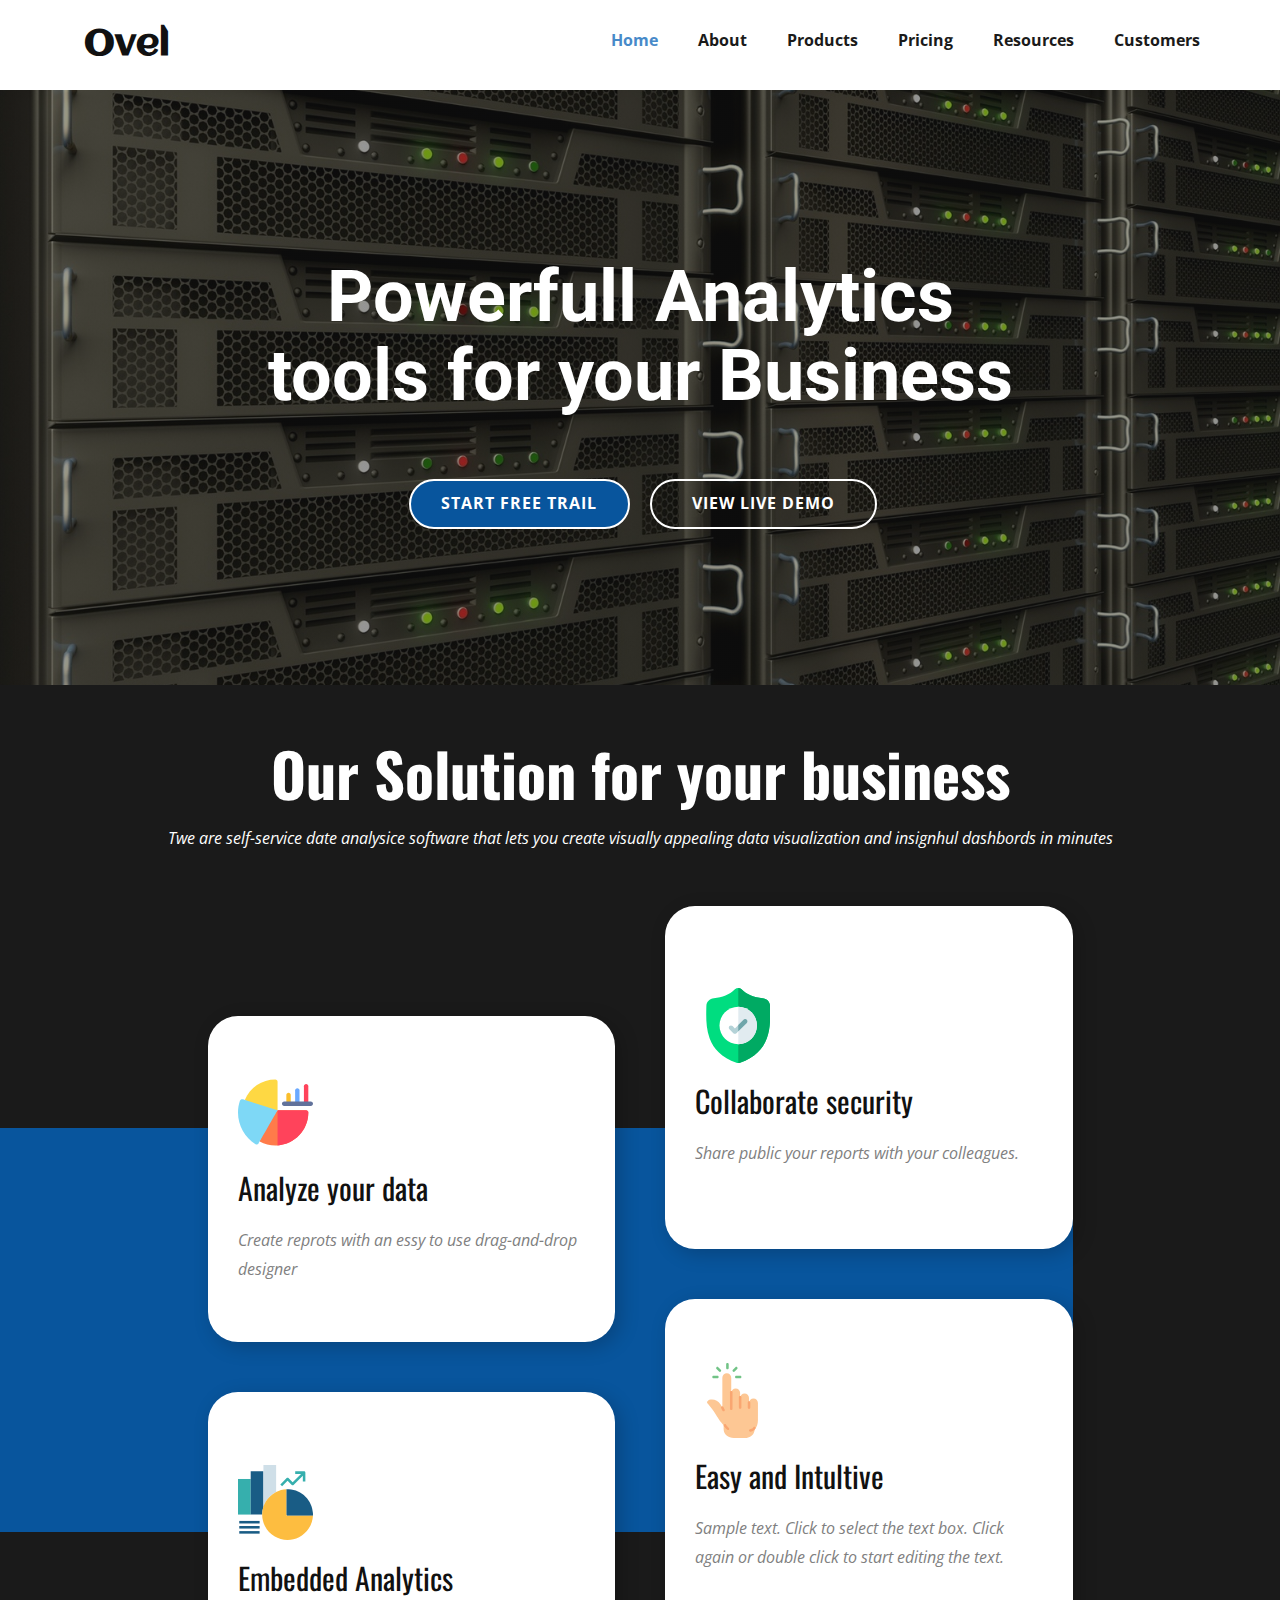
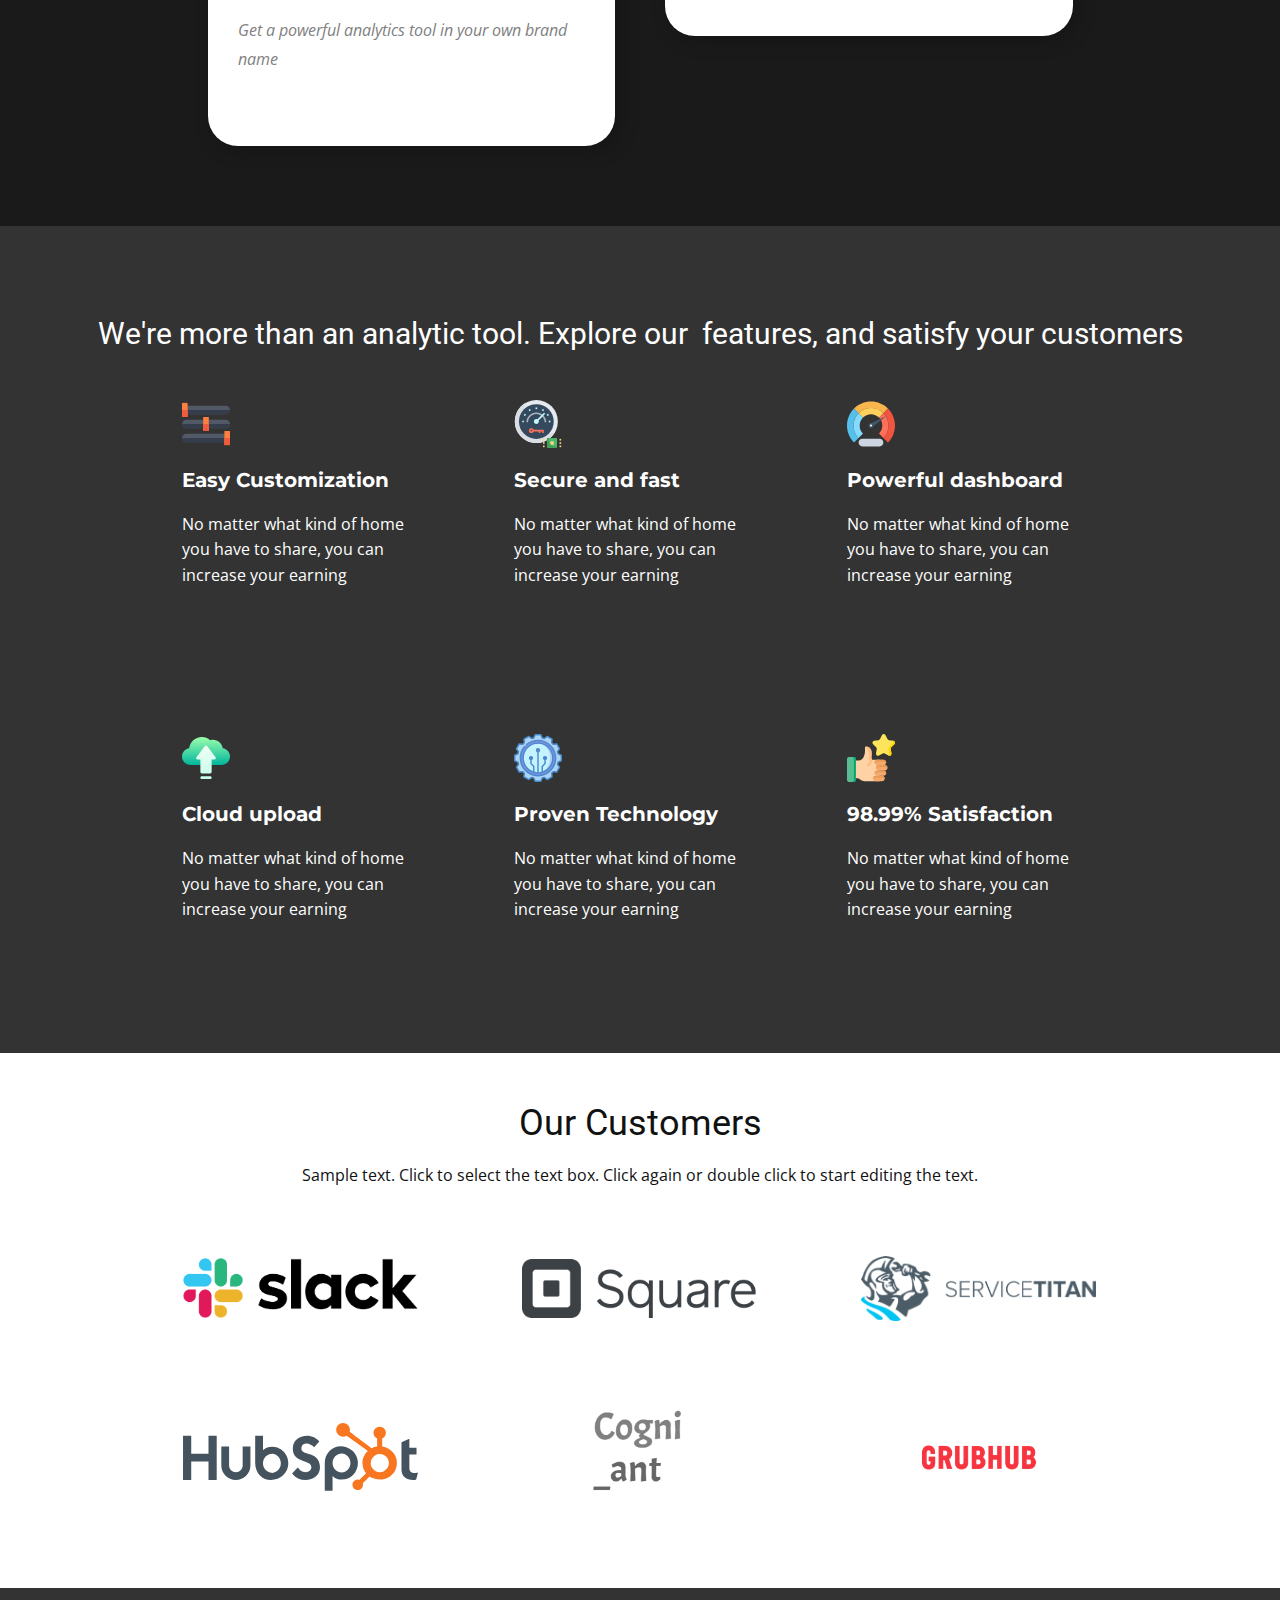
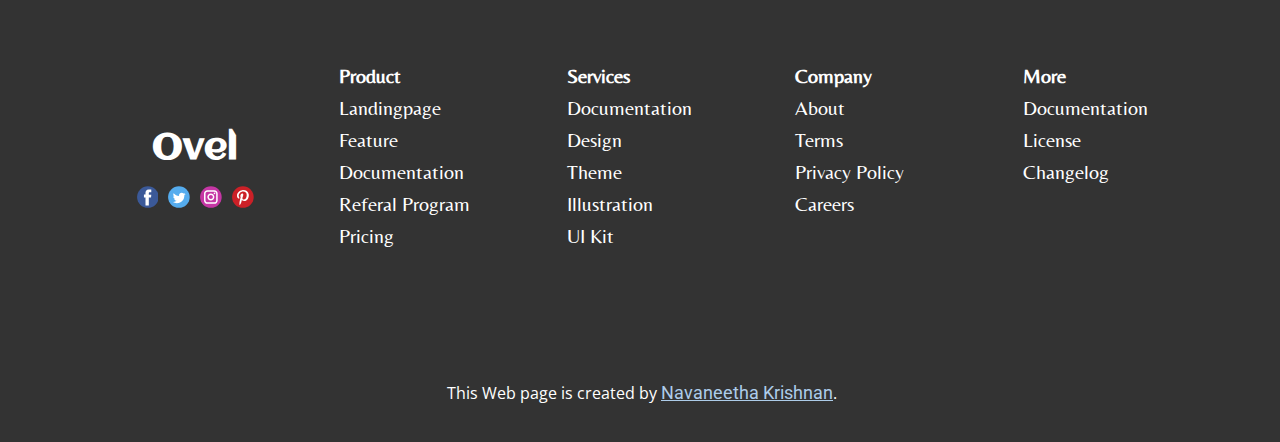
<file: index.html>
<!DOCTYPE html>
<html style="font-size: 16px;">
  <head>
    <meta name="viewport" content="width=device-width, initial-scale=1.0">
    <meta charset="utf-8">
    <meta name="keywords" content="Coaching Services, Fun Education">
    <meta name="description" content="">
    <meta name="page_type" content="np-template-header-footer-from-plugin">
    <title>Home</title>
    <link rel="stylesheet" href="nicepage.css" media="screen">
<link rel="stylesheet" href="Home.css" media="screen">
    <script class="u-script" type="text/javascript" src="jquery.js" defer=""></script>
    <script class="u-script" type="text/javascript" src="nicepage.js" defer=""></script>
    <meta name="generator" content="Nicepage 3.6.2, nicepage.com">
    
    <link id="u-theme-google-font" rel="stylesheet" href="https://fonts.googleapis.com/css?family=Roboto:100,100i,300,300i,400,400i,500,500i,700,700i,900,900i|Open+Sans:300,300i,400,400i,600,600i,700,700i,800,800i">
    <link id="u-page-google-font" rel="stylesheet" href="https://fonts.googleapis.com/css?family=Oswald:200,300,400,500,600,700|Montserrat:100,100i,200,200i,300,300i,400,400i,500,500i,600,600i,700,700i,800,800i,900,900i|Aclonica:400|Belleza:400">
    
    
    
    
    
    <script type="application/ld+json">{
		"@context": "http://schema.org",
		"@type": "Organization",
		"name": "",
		"url": "index.html",
		"sameAs": []
}</script>
    <meta property="og:title" content="Home">
    <meta property="og:type" content="website">
    <meta name="theme-color" content="#478ac9">
    <link rel="canonical" href="index.html">
    <meta property="og:url" content="index.html">
  </head>
  <body data-home-page="Home.html" data-home-page-title="Home" class="u-body"><header class="u-clearfix u-header u-header" id="sec-e375"><div class="u-clearfix u-sheet u-sheet-1">
        <nav class="u-menu u-menu-dropdown u-offcanvas u-menu-1">
          <div class="menu-collapse" style="font-size: 1rem; letter-spacing: 0px; font-weight: 700;">
            <a class="u-button-style u-custom-border u-custom-border-color u-custom-left-right-menu-spacing u-custom-padding-bottom u-custom-text-color u-custom-top-bottom-menu-spacing u-nav-link u-text-active-palette-1-base u-text-hover-palette-2-base" href="#">
              <svg><use xmlns:xlink="http://www.w3.org/1999/xlink" xlink:href="#menu-hamburger"></use></svg>
              <svg version="1.1" xmlns="http://www.w3.org/2000/svg" xmlns:xlink="http://www.w3.org/1999/xlink"><defs><symbol id="menu-hamburger" viewBox="0 0 16 16" style="width: 16px; height: 16px;"><rect y="1" width="16" height="2"></rect><rect y="7" width="16" height="2"></rect><rect y="13" width="16" height="2"></rect>
</symbol>
</defs></svg>
            </a>
          </div>
          <div class="u-custom-menu u-nav-container">
            <ul class="u-nav u-spacing-20 u-unstyled u-nav-1"><li class="u-nav-item"><a class="u-button-style u-nav-link u-text-active-palette-1-base u-text-grey-90 u-text-hover-palette-2-base" href="Home.html" style="padding: 10px;">Home</a>
</li><li class="u-nav-item"><a class="u-button-style u-nav-link u-text-active-palette-1-base u-text-grey-90 u-text-hover-palette-2-base" href="About.html" style="padding: 10px;">About</a>
</li><li class="u-nav-item"><a class="u-button-style u-nav-link u-text-active-palette-1-base u-text-grey-90 u-text-hover-palette-2-base" href="Products.html" style="padding: 10px;">Products</a>
</li><li class="u-nav-item"><a class="u-button-style u-nav-link u-text-active-palette-1-base u-text-grey-90 u-text-hover-palette-2-base" style="padding: 10px;">Pricing</a>
</li><li class="u-nav-item"><a class="u-button-style u-nav-link u-text-active-palette-1-base u-text-grey-90 u-text-hover-palette-2-base" style="padding: 10px;">Resources</a>
</li><li class="u-nav-item"><a class="u-button-style u-nav-link u-text-active-palette-1-base u-text-grey-90 u-text-hover-palette-2-base" style="padding: 10px;">Customers</a>
</li></ul>
          </div>
          <div class="u-custom-menu u-nav-container-collapse">
            <div class="u-black u-container-style u-inner-container-layout u-opacity u-opacity-95 u-sidenav">
              <div class="u-sidenav-overflow">
                <div class="u-menu-close"></div>
                <ul class="u-align-center u-nav u-popupmenu-items u-unstyled u-nav-2"><li class="u-nav-item"><a class="u-button-style u-nav-link" href="Home.html" style="padding: 10px;">Home</a>
</li><li class="u-nav-item"><a class="u-button-style u-nav-link" href="About.html" style="padding: 10px;">About</a>
</li><li class="u-nav-item"><a class="u-button-style u-nav-link" href="Products.html" style="padding: 10px;">Products</a>
</li><li class="u-nav-item"><a class="u-button-style u-nav-link" style="padding: 10px;">Pricing</a>
</li><li class="u-nav-item"><a class="u-button-style u-nav-link" style="padding: 10px;">Resources</a>
</li><li class="u-nav-item"><a class="u-button-style u-nav-link" style="padding: 10px;">Customers</a>
</li></ul>
              </div>
            </div>
            <div class="u-black u-menu-overlay u-opacity u-opacity-70"></div>
          </div>
        </nav>
        <h2 class="u-align-left u-custom-font u-text u-text-body-color u-text-default u-text-1">Ovel</h2>
      </div></header>
    <section id="carousel_9e41" class="u-carousel u-slide u-block-d40d-1" data-u-ride="carousel" data-interval="5000">
      <ol class="u-absolute-hcenter u-carousel-indicators u-hidden u-block-d40d-2">
        <li data-u-target="#carousel_9e41" data-u-slide-to="0" class="u-active u-grey-30"></li>
      </ol>
      <div class="u-carousel-inner" role="listbox">
        <div class="skrollable skrollable-between u-active u-align-center u-carousel-item u-clearfix u-image u-parallax u-shading u-section-1-1" src="" data-image-width="150" data-image-height="84">
          <div class="u-clearfix u-sheet u-sheet-1">
            <h1 class="u-text u-text-1">Powerfull Analytics tools for your Business</h1>
            <div class="u-clearfix u-layout-wrap u-layout-wrap-1">
              <div class="u-layout">
                <div class="u-layout-row">
                  <div class="u-align-center-sm u-align-center-xs u-align-right-lg u-align-right-md u-align-right-xl u-container-style u-layout-cell u-left-cell u-size-30 u-layout-cell-1">
                    <div class="u-container-layout u-valign-middle u-container-layout-1">
                      <a href="#" class="u-border-2 u-border-white u-btn u-btn-round u-button-style u-custom-color-1 u-radius-50 u-btn-1">Start free trail</a>
                    </div>
                  </div>
                  <div class="u-align-center-sm u-align-center-xs u-align-left-lg u-align-left-md u-align-left-xl u-container-style u-layout-cell u-right-cell u-size-30 u-layout-cell-2">
                    <div class="u-container-layout u-valign-middle u-container-layout-2">
                      <a href="#" class="u-border-2 u-border-white u-btn u-btn-round u-button-style u-radius-50 u-btn-2">view Live Demo</a>
                    </div>
                  </div>
                </div>
              </div>
            </div>
          </div>
        </div>
      </div>
      <a class="u-absolute-vcenter u-carousel-control u-carousel-control-prev u-hidden u-text-body-alt-color u-block-d40d-3" href="#carousel_9e41" role="button" data-u-slide="prev">
        <span aria-hidden="true">
          <svg viewBox="0 0 477.175 477.175"><path d="M145.188,238.575l215.5-215.5c5.3-5.3,5.3-13.8,0-19.1s-13.8-5.3-19.1,0l-225.1,225.1c-5.3,5.3-5.3,13.8,0,19.1l225.1,225
                    c2.6,2.6,6.1,4,9.5,4s6.9-1.3,9.5-4c5.3-5.3,5.3-13.8,0-19.1L145.188,238.575z"></path></svg>
        </span>
        <span class="sr-only">Previous</span>
      </a>
      <a class="u-absolute-vcenter u-carousel-control u-carousel-control-next u-hidden u-text-body-alt-color u-block-d40d-4" href="#carousel_9e41" role="button" data-u-slide="next">
        <span aria-hidden="true">
          <svg viewBox="0 0 477.175 477.175"><path d="M360.731,229.075l-225.1-225.1c-5.3-5.3-13.8-5.3-19.1,0s-5.3,13.8,0,19.1l215.5,215.5l-215.5,215.5
                    c-5.3,5.3-5.3,13.8,0,19.1c2.6,2.6,6.1,4,9.5,4c3.4,0,6.9-1.3,9.5-4l225.1-225.1C365.931,242.875,365.931,234.275,360.731,229.075z"></path></svg>
        </span>
        <span class="sr-only">Next</span>
      </a>
    </section>
    <section class="u-align-center u-clearfix u-grey-90 u-section-2" id="carousel_75b7">
      <h2 class="u-custom-font u-font-oswald u-text u-text-1">Our Solution for your business</h2>
      <p class="u-text u-text-2">Twe are self-service date analysice software that lets you create visually appealing data visualization and insignhul dashbords in minutes</p>
      <div class="u-custom-color-1 u-shape u-shape-rectangle u-shape-1" data-animation-name="fadeIn" data-animation-duration="1000" data-animation-delay="0"></div>
      <div class="u-clearfix u-gutter-50 u-layout-wrap u-layout-wrap-1">
        <div class="u-gutter-0 u-layout">
          <div class="u-layout-row">
            <div class="u-size-30">
              <div class="u-layout-col">
                <div class="u-container-style u-hidden-sm u-hidden-xs u-layout-cell u-left-cell u-size-20 u-size-30-md u-layout-cell-1">
                  <div class="u-container-layout u-container-layout-1"></div>
                </div>
                <div class="u-align-left u-container-style u-layout-cell u-left-cell u-radius-30 u-shape-round u-size-20 u-size-30-md u-white u-layout-cell-2" data-animation-name="fadeIn" data-animation-duration="1000" data-animation-delay="0">
                  <div class="u-container-layout u-valign-middle u-container-layout-2"><span class="u-icon u-icon-circle u-text-palette-1-base u-icon-1"><svg class="u-svg-link" preserveAspectRatio="xMidYMin slice" viewBox="0 0 512 512" style=""><use xmlns:xlink="http://www.w3.org/1999/xlink" xlink:href="#svg-5ae4"></use></svg><svg xmlns="http://www.w3.org/2000/svg" xmlns:xlink="http://www.w3.org/1999/xlink" version="1.1" xml:space="preserve" class="u-svg-content" viewBox="0 0 512 512" id="svg-5ae4"><g><g><path d="m360 136v60c0 8.28-6.72 15-15 15s-15-6.72-15-15v-60c0-8.28 6.72-15 15-15s15 6.72 15 15z" fill="#fabe2c"></path>
</g><g><path d="m420 106v90c0 8.28-6.72 15-15 15s-15-6.72-15-15v-90c0-8.28 6.72-15 15-15s15 6.72 15 15z" fill="#6aa9ff"></path>
</g><g><path d="m480 76v120c0 8.28-6.72 15-15 15s-15-6.72-15-15v-120c0-8.28 6.72-15 15-15s15 6.72 15 15z" fill="#ff435b"></path>
</g><path d="m270 46v195l-127-8-96.2-62.48c34.44-84.05 116.27-139.52 208.2-139.52 8.28 0 15 6.72 15 15z" fill="#fed843"></path><path d="m480 256c0 119.33-92.66 216.8-210 224.5-4.96.33-9.96.5-15 .5-37.49 0-74.13-9.27-106.82-26.93l29.9-122.07 91.92-91h195c8.28 0 15 6.72 15 15z" fill="#ff7b4a"></path><path d="m480 256c0 119.33-92.66 216.8-210 224.5v-239.5h195c8.28 0 15 6.72 15 15z" fill="#ff435b"></path><path d="m270 241c-10.156 17.764-123.875 216.661-129.5 226.5-4.4 7.04-13.67 9.15-20.68 4.76-72.8-45.6-119.82-126.15-119.82-216.26 0-27.58 4.38-54.72 13.02-80.66 2.62-7.85 11.12-12.11 18.98-9.49.161.051 235.875 74.479 238 75.15z" fill="#7ed8f6"></path><g><path d="m512 196c0 8.28-6.72 15-15 15h-182c-8.28 0-15-6.72-15-15s6.72-15 15-15h182c8.28 0 15 6.72 15 15z" fill="#61729b"></path>
</g>
</g></svg></span>
                    <h4 class="u-custom-font u-font-oswald u-text u-text-3">Analyze your data</h4>
                    <p class="u-text u-text-grey-50 u-text-4">Create reprots with an essy to use drag-and-drop designer</p>
                  </div>
                </div>
                <div class="u-align-left u-container-style u-layout-cell u-left-cell u-radius-30 u-shape-round u-size-20 u-size-60-md u-white u-layout-cell-3" data-animation-name="fadeIn" data-animation-duration="1000" data-animation-delay="0">
                  <div class="u-container-layout u-valign-middle u-container-layout-3"><span class="u-icon u-icon-circle u-text-palette-1-base u-icon-2"><svg class="u-svg-link" preserveAspectRatio="xMidYMin slice" viewBox="0 0 512 512" style=""><use xmlns:xlink="http://www.w3.org/1999/xlink" xlink:href="#svg-1001"></use></svg><svg xmlns="http://www.w3.org/2000/svg" xmlns:xlink="http://www.w3.org/1999/xlink" version="1.1" xml:space="preserve" class="u-svg-content" viewBox="0 0 512 512" x="0px" y="0px" id="svg-1001" style="enable-background:new 0 0 512 512;"><rect x="0.018" y="95.451" style="fill:#36AFAD;" width="86.774" height="242.967"></rect><path style="fill:#195C85;" d="M173.565,43.387H86.791v295.031h78.096c0.026-18.283,2.959-36.436,8.677-53.8V43.387z"></path><path style="fill:#36AFAD;" d="M344.57,89.316c-3.384-3.384-8.886-3.384-12.27,0l-43.387,43.387l12.27,12.27l37.252-37.252  l28.575,28.575c3.384,3.384,8.886,3.384,12.27,0l63.284-63.284v39.794h17.355V52.064h-0.078c0.13-4.66-3.54-8.547-8.2-8.677  c-0.13,0-0.26,0-0.399,0H390.5v17.355h39.794l-57.149,57.149L344.57,89.316z"></path><g><rect x="8.678" y="381.805" style="fill:#195C85;" width="138.838" height="17.355"></rect><rect x="8.678" y="416.514" style="fill:#195C85;" width="138.838" height="17.355"></rect><rect x="8.678" y="451.224" style="fill:#195C85;" width="138.838" height="17.355"></rect>
</g><path style="fill:#CFDFE8;" d="M260.339,183.657V0h-86.774v284.618C187.961,240.789,219.173,204.474,260.339,183.657z"></path><path style="fill:#195C85;" d="M347.113,165.131c-2.864-0.174-5.814-0.26-8.677-0.26s-5.814,0.087-8.677,0.26v173.287  c0,4.79,3.887,8.677,8.677,8.677h173.287c0.174-2.864,0.26-5.814,0.26-8.677s-0.087-5.814-0.26-8.677  C507.245,240.745,436.099,169.608,347.113,165.131z"></path><path style="fill:#FDBD40;" d="M494.368,347.095H338.435c-4.79,0-8.677-3.887-8.677-8.677V165.131  c-24.184,1.224-47.838,7.532-69.419,18.526c-85.524,43.161-119.869,147.472-76.708,232.996s147.472,119.869,232.996,76.708  c55.691-28.106,92.006-83.954,95.095-146.266H494.368z"></path></svg></span>
                    <h4 class="u-custom-font u-font-oswald u-text u-text-5">Embedded Analytics</h4>
                    <p class="u-text u-text-grey-50 u-text-6">Get a powerful analytics tool in your own brand name</p>
                  </div>
                </div>
              </div>
            </div>
            <div class="u-size-30">
              <div class="u-layout-col">
                <div class="u-align-left u-container-style u-layout-cell u-radius-30 u-right-cell u-shape-round u-size-20 u-size-30-md u-white u-layout-cell-4" data-animation-name="fadeIn" data-animation-duration="1000" data-animation-delay="0">
                  <div class="u-container-layout u-valign-middle u-container-layout-4"><span class="u-icon u-icon-circle u-text-palette-1-base u-icon-3"><svg class="u-svg-link" preserveAspectRatio="xMidYMin slice" viewBox="-38 0 511 511.99956" style=""><use xmlns:xlink="http://www.w3.org/1999/xlink" xlink:href="#svg-56c8"></use></svg><svg xmlns="http://www.w3.org/2000/svg" xmlns:xlink="http://www.w3.org/1999/xlink" version="1.1" xml:space="preserve" class="u-svg-content" viewBox="-38 0 511 511.99956" id="svg-56c8"><g id="surface1"><path d="M 413.476562 341.910156 C 399.714844 379.207031 378.902344 411.636719 351.609375 438.289062 C 320.542969 468.625 279.863281 492.730469 230.699219 509.925781 C 229.085938 510.488281 227.402344 510.949219 225.710938 511.289062 C 223.476562 511.730469 221.203125 511.96875 218.949219 512 L 218.507812 512 C 216.105469 512 213.691406 511.757812 211.296875 511.289062 C 209.605469 510.949219 207.945312 510.488281 206.339844 509.9375 C 157.117188 492.769531 116.386719 468.675781 85.289062 438.339844 C 57.984375 411.6875 37.175781 379.277344 23.433594 341.980469 C -1.554688 274.167969 -0.132812 199.464844 1.011719 139.433594 L 1.03125 138.511719 C 1.261719 133.554688 1.410156 128.347656 1.492188 122.597656 C 1.910156 94.367188 24.355469 71.011719 52.589844 69.4375 C 111.457031 66.152344 156.996094 46.953125 195.90625 9.027344 L 196.246094 8.714844 C 202.707031 2.789062 210.847656 -0.117188 218.949219 0.00390625 C 226.761719 0.105469 234.542969 3.007812 240.773438 8.714844 L 241.105469 9.027344 C 280.023438 46.953125 325.5625 66.152344 384.429688 69.4375 C 412.664062 71.011719 435.109375 94.367188 435.527344 122.597656 C 435.609375 128.386719 435.757812 133.585938 435.988281 138.511719 L 436 138.902344 C 437.140625 199.046875 438.554688 273.898438 413.476562 341.910156 Z M 413.476562 341.910156 " style=" stroke:none;fill-rule:nonzero;fill:rgb(0%,86.666667%,50.196078%);fill-opacity:1;"></path><path d="M 413.476562 341.910156 C 399.714844 379.207031 378.902344 411.636719 351.609375 438.289062 C 320.542969 468.625 279.863281 492.730469 230.699219 509.925781 C 229.085938 510.488281 227.402344 510.949219 225.710938 511.289062 C 223.476562 511.730469 221.203125 511.96875 218.949219 512 L 218.949219 0.00390625 C 226.761719 0.105469 234.542969 3.007812 240.773438 8.714844 L 241.105469 9.027344 C 280.023438 46.953125 325.5625 66.152344 384.429688 69.4375 C 412.664062 71.011719 435.109375 94.367188 435.527344 122.597656 C 435.609375 128.386719 435.757812 133.585938 435.988281 138.511719 L 436 138.902344 C 437.140625 199.046875 438.554688 273.898438 413.476562 341.910156 Z M 413.476562 341.910156 " style=" stroke:none;fill-rule:nonzero;fill:rgb(0%,66.666667%,38.823529%);fill-opacity:1;"></path><path d="M 346.101562 256 C 346.101562 326.207031 289.097656 383.355469 218.949219 383.605469 L 218.5 383.605469 C 148.144531 383.605469 90.894531 326.359375 90.894531 256 C 90.894531 185.644531 148.144531 128.398438 218.5 128.398438 L 218.949219 128.398438 C 289.097656 128.648438 346.101562 185.796875 346.101562 256 Z M 346.101562 256 " style=" stroke:none;fill-rule:nonzero;fill:rgb(100%,100%,100%);fill-opacity:1;"></path><path d="M 346.101562 256 C 346.101562 326.207031 289.097656 383.355469 218.949219 383.605469 L 218.949219 128.398438 C 289.097656 128.648438 346.101562 185.796875 346.101562 256 Z M 346.101562 256 " style=" stroke:none;fill-rule:nonzero;fill:rgb(88.235294%,92.156863%,94.117647%);fill-opacity:1;"></path><path d="M 276.417969 237.625 L 218.949219 295.101562 L 206.53125 307.519531 C 203.597656 310.453125 199.75 311.917969 195.90625 311.917969 C 192.058594 311.917969 188.214844 310.453125 185.277344 307.519531 L 158.578125 280.808594 C 152.710938 274.941406 152.710938 265.4375 158.578125 259.566406 C 164.4375 253.699219 173.953125 253.699219 179.820312 259.566406 L 195.90625 275.652344 L 255.175781 216.382812 C 261.042969 210.511719 270.558594 210.511719 276.417969 216.382812 C 282.285156 222.25 282.285156 231.765625 276.417969 237.625 Z M 276.417969 237.625 " style=" stroke:none;fill-rule:nonzero;fill:rgb(70.588235%,82.352941%,84.313725%);fill-opacity:1;"></path><path d="M 276.417969 237.625 L 218.949219 295.101562 L 218.949219 252.605469 L 255.175781 216.382812 C 261.042969 210.511719 270.558594 210.511719 276.417969 216.382812 C 282.285156 222.25 282.285156 231.765625 276.417969 237.625 Z M 276.417969 237.625 " style=" stroke:none;fill-rule:nonzero;fill:rgb(43.529412%,64.705882%,66.666667%);fill-opacity:1;"></path>
</g></svg></span>
                    <h4 class="u-custom-font u-font-oswald u-text u-text-7">Collaborate security</h4>
                    <p class="u-text u-text-grey-50 u-text-8">Share public your reports with your colleagues.</p>
                  </div>
                </div>
                <div class="u-align-left u-container-style u-layout-cell u-radius-30 u-right-cell u-shape-round u-size-20 u-size-30-md u-white u-layout-cell-5" data-animation-name="fadeIn" data-animation-duration="1000" data-animation-delay="0">
                  <div class="u-container-layout u-valign-middle u-container-layout-5"><span class="u-icon u-icon-circle u-text-palette-1-base u-icon-4"><svg class="u-svg-link" preserveAspectRatio="xMidYMin slice" viewBox="0 0 512 512" style=""><use xmlns:xlink="http://www.w3.org/1999/xlink" xlink:href="#svg-6982"></use></svg><svg xmlns="http://www.w3.org/2000/svg" xmlns:xlink="http://www.w3.org/1999/xlink" version="1.1" xml:space="preserve" class="u-svg-content" viewBox="0 0 512 512" x="0px" y="0px" id="svg-6982" style="enable-background:new 0 0 512 512;"><path style="fill:#FDC794;" d="M368.884,238.644c0-16.488-13.885-30.373-30.373-30.373l0,0c-16.488,0-30.373,13.885-30.373,30.373  v-4.339v-30.373c0-16.488-13.885-30.373-30.373-30.373l0,0c-16.488,0-30.373,13.885-30.373,30.373v4.339V100.664  c0-17.356-13.885-31.241-30.373-31.241l0,0c-16.488,0-30.373,13.885-30.373,31.241v203.064l-13.017-21.695  c-15.62-27.77-51.2-39.919-75.498-30.373c-3.471,0.868-6.075,2.603-8.678,5.207c-8.678,5.207-6.942,13.017-6.942,14.753  s43.39,47.729,67.688,93.722c0,0,21.695,34.712,45.125,59.878v26.034c0,39.051,32.108,60.746,69.424,60.746h77.234  c29.505,0,56.407-15.62,63.349-45.993c1.736-6.942,4.339-17.356,9.546-22.563c6.942-7.81,14.753-27.77,14.753-54.671V273.356  c0-16.488-13.885-30.373-30.373-30.373l0,0c-16.488,0-30.373,13.885-30.373,30.373v-4.339V238.644z"></path><g><path style="fill:#F9A671;" d="M225.698,458.197c-1.736,0-4.339-0.868-5.207-1.736c-6.942-6.075-13.017-13.017-18.224-19.959   c-1.736-1.736-2.603-3.471-4.339-5.207c-3.471-3.471-2.603-9.546,0.868-12.149c3.471-3.471,9.546-2.603,12.149,0.868   c1.736,1.736,3.471,4.339,4.339,6.075c5.207,6.075,9.546,12.149,15.62,17.356c3.471,3.471,4.339,8.678,0.868,12.149   C230.037,456.461,228.301,458.197,225.698,458.197"></path><path style="fill:#F9A671;" d="M195.325,329.763c-3.471,0-6.075-1.736-7.81-4.339l-8.678-17.356   c-2.603-4.339-0.868-9.546,3.471-11.281c4.339-2.603,9.546-0.868,11.281,3.471l8.678,17.356c2.603,4.339,0.868,9.546-3.471,11.281   C198.796,329.763,197.061,329.763,195.325,329.763"></path><path style="fill:#F9A671;" d="M247.393,321.085c-5.207,0-8.678-3.471-8.678-8.678V199.593c0-5.207,3.471-8.678,8.678-8.678   c5.207,0,8.678,3.471,8.678,8.678v112.814C256.071,317.614,252.6,321.085,247.393,321.085"></path><path style="fill:#F9A671;" d="M308.139,312.407c-5.207,0-8.678-3.471-8.678-8.678v-69.424c0-5.207,3.471-8.678,8.678-8.678   s8.678,3.471,8.678,8.678v69.424C316.817,308.936,313.345,312.407,308.139,312.407"></path><path style="fill:#F9A671;" d="M368.884,313.275c-5.207,0-8.678-3.471-8.678-8.678v-35.58c0-5.207,3.471-8.678,8.678-8.678   s8.678,3.471,8.678,8.678v35.58C377.562,309.803,374.091,313.275,368.884,313.275"></path><path style="fill:#F9A671;" d="M377.562,468.61c-3.471,0-6.942-2.603-8.678-6.075c-0.868-4.339,1.736-9.546,6.075-10.414   c16.488-4.339,18.224-6.942,23.431-13.885c2.603-3.471,8.678-4.339,12.149-1.736c3.471,2.603,4.339,7.81,1.736,12.149   c-7.81,11.281-13.885,15.62-32.976,20.827C379.298,468.61,378.43,468.61,377.562,468.61"></path>
</g><g><path style="fill:#71C386;" d="M221.359,43.39c-5.207,0-8.678-3.471-8.678-8.678V8.678c0-5.207,3.471-8.678,8.678-8.678   s8.678,3.471,8.678,8.678v26.034C230.037,39.919,226.566,43.39,221.359,43.39"></path><path style="fill:#71C386;" d="M152.803,104.136h-26.034c-5.207,0-8.678-3.471-8.678-8.678c0-5.207,3.471-8.678,8.678-8.678h26.034   c5.207,0,8.678,3.471,8.678,8.678C161.481,100.664,157.142,104.136,152.803,104.136"></path><path style="fill:#71C386;" d="M308.139,104.136h-26.034c-5.207,0-8.678-3.471-8.678-8.678c0-5.207,3.471-8.678,8.678-8.678h26.034   c5.207,0,8.678,3.471,8.678,8.678C316.817,100.664,312.478,104.136,308.139,104.136"></path><path style="fill:#71C386;" d="M264.749,60.746c-2.603,0-4.339-0.868-6.075-2.603c-3.471-3.471-3.471-8.678,0-12.149l17.356-17.356   c3.471-3.471,8.678-3.471,12.149,0c3.471,3.471,3.471,8.678,0,12.149l-17.356,17.356C269.088,59.878,267.352,60.746,264.749,60.746   "></path><path style="fill:#71C386;" d="M170.159,60.746c-2.603,0-4.339-0.868-6.075-2.603l-17.356-17.356   c-3.471-3.471-3.471-8.678,0-12.149s8.678-3.471,12.149,0l17.356,17.356c3.471,3.471,3.471,8.678,0,12.149   C174.498,59.878,171.895,60.746,170.159,60.746"></path>
</g></svg></span>
                    <h4 class="u-custom-font u-font-oswald u-text u-text-9">Easy and Intultive</h4>
                    <p class="u-text u-text-grey-50 u-text-10">Sample text. Click to select the text box. Click again or double click to start editing the text.</p>
                  </div>
                </div>
                <div class="u-container-style u-hidden-sm u-hidden-xs u-layout-cell u-right-cell u-size-20 u-size-60-md u-layout-cell-6">
                  <div class="u-container-layout u-container-layout-6"></div>
                </div>
              </div>
            </div>
          </div>
        </div>
      </div>
    </section>
    <section class="u-align-center-lg u-align-center-md u-align-center-sm u-align-center-xs u-clearfix u-grey-80 u-section-3" id="carousel_7330">
      <div class="u-clearfix u-sheet u-sheet-1">
        <h1 class="u-heading-font u-text u-text-default u-title u-text-1">We're more than an analytic tool. Explore our&nbsp; features, and satisfy your customers </h1>
        <div class="u-list u-repeater u-list-1">
          <div class="u-align-center-sm u-align-center-xs u-container-style u-list-item u-repeater-item u-shape-rectangle">
            <div class="u-container-layout u-similar-container u-valign-top u-container-layout-1"><span class="u-icon u-icon-circle u-text-palette-1-base u-icon-1"><svg class="u-svg-link" preserveAspectRatio="xMidYMin slice" viewBox="0 0 512 512" style=""><use xmlns:xlink="http://www.w3.org/1999/xlink" xlink:href="#svg-6c4c"></use></svg><svg xmlns="http://www.w3.org/2000/svg" xmlns:xlink="http://www.w3.org/1999/xlink" version="1.1" xml:space="preserve" class="u-svg-content" viewBox="0 0 512 512" id="svg-6c4c"><g><path d="m467 361v90h-422c-24.901 0-45-20.101-45-45 0-24.901 20.099-45 45-45z" fill="#515866"></path><path d="m467 406v45h-422c-24.901 0-45-20.101-45-45z" fill="#353d4d"></path><path d="m512 256c0 24.899-20.099 45-45 45h-422c-24.901 0-45-20.101-45-45 0-24.901 20.099-45 45-45h422c24.901 0 45 20.099 45 45z" fill="#515866"></path><path d="m512 256c0 24.899-20.099 45-45 45h-422c-24.901 0-45-20.101-45-45z" fill="#353d4d"></path><path d="m512 106c0 24.899-20.099 45-45 45h-422v-90h422c24.901 0 45 20.099 45 45z" fill="#515866"></path><path d="m512 106c0 24.899-20.099 45-45 45h-422v-45z" fill="#353d4d"></path><path d="m0 31h60v150h-60z" fill="#ff7f40"></path><path d="m452 331h60v150h-60z" fill="#ff7f40"></path><path d="m0 106h60v75h-60z" fill="#f25a3c"></path><path d="m226 181h60v150h-60z" fill="#ff7f40"></path><g fill="#f25a3c"><path d="m226 256h60v75h-60z"></path><path d="m452 406h60v75h-60z"></path>
</g>
</g></svg></span>
              <h3 class="u-custom-font u-font-montserrat u-text u-text-2">Easy Customization</h3>
              <p class="u-text u-text-3">No matter what kind of home you have to share, you can increase your earning</p>
            </div>
          </div>
          <div class="u-align-center-sm u-align-center-xs u-container-style u-list-item u-repeater-item u-shape-rectangle">
            <div class="u-container-layout u-similar-container u-valign-top u-container-layout-2"><span class="u-icon u-icon-circle u-text-palette-1-base u-icon-2"><svg class="u-svg-link" preserveAspectRatio="xMidYMin slice" viewBox="0 0 464 464" style=""><use xmlns:xlink="http://www.w3.org/1999/xlink" xlink:href="#svg-6b92"></use></svg><svg xmlns="http://www.w3.org/2000/svg" xmlns:xlink="http://www.w3.org/1999/xlink" version="1.1" xml:space="preserve" class="u-svg-content" viewBox="0 0 464 464" x="0px" y="0px" id="svg-6b92" style="enable-background:new 0 0 464 464;"><circle style="fill:#E6EAEE;" cx="216.002" cy="208" r="208"></circle><path style="fill:#DADEE2;" d="M301.658,330.344C186.782,330.354,93.65,237.237,93.64,122.362  c-0.003-34.149,8.402-67.774,24.474-97.906C16.766,78.539-21.55,204.54,32.533,305.888s180.084,139.663,281.432,85.581  c36.379-19.413,66.167-49.201,85.581-85.581C369.432,321.986,335.804,330.388,301.658,330.344z"></path><circle style="fill:#34495E;" cx="216.002" cy="208" r="168"></circle><g><path style="fill:#C0FAFF;" d="M208.002,72h16v16h-16V72z"></path><path style="fill:#C0FAFF;" d="M141.073,94.245l13.857-7.999l7.999,13.857l-13.857,7.999L141.073,94.245z"></path><path style="fill:#C0FAFF;" d="M94.222,146.891l7.999-13.857l13.857,7.999l-7.999,13.857L94.222,146.891z"></path><path style="fill:#C0FAFF;" d="M80.002,200h16v16h-16V200z"></path><path style="fill:#C0FAFF;" d="M336.002,200h16v16h-16V200z"></path><path style="fill:#C0FAFF;" d="M315.92,141.072l13.857-7.999l7.999,13.857l-13.857,7.999L315.92,141.072z"></path><path style="fill:#C0FAFF;" d="M269.071,100.109l7.999-13.857l13.857,7.999l-7.999,13.857L269.071,100.109z"></path>
</g><path style="fill:#AAB5BD;" d="M312.002,216h-16c0-44.183-35.817-80-80-80s-80,35.817-80,80h-16c0-53.019,42.981-96,96-96  S312.002,162.981,312.002,216z"></path><path style="fill:#FF7059;" d="M190.53,288c-4.418-12.497-18.131-19.046-30.627-14.627c-12.497,4.418-19.046,18.131-14.627,30.627  s18.131,19.046,30.627,14.627c6.835-2.416,12.211-7.793,14.627-14.627h49.472v16h16v-16h16v16h16v-32H190.53z M168.002,304  c-4.418,0-8-3.582-8-8s3.582-8,8-8s8,3.582,8,8S172.42,304,168.002,304z"></path><path style="fill:#4BBA6A;" d="M320.002,368h96v96h-96V368z"></path><g><path style="fill:#FFD884;" d="M352.002,400h32v32h-32V400z"></path><path style="fill:#FFD884;" d="M440.002,376h16v16h-16V376z"></path><path style="fill:#FFD884;" d="M440.002,408h16v16h-16V408z"></path><path style="fill:#FFD884;" d="M440.002,440h16v16h-16V440z"></path><path style="fill:#FFD884;" d="M280.002,376h16v16h-16V376z"></path><path style="fill:#FFD884;" d="M280.002,408h16v16h-16V408z"></path><path style="fill:#FFD884;" d="M280.002,440h16v16h-16V440z"></path>
</g><path style="fill:#C0FAFF;" d="M301.658,133.656l-11.312-11.312L226.29,186.4c-3.206-1.562-6.722-2.382-10.288-2.4  c-13.255,0-24,10.745-24,24s10.745,24,24,24c13.255,0,24-10.745,24-24c-0.018-3.566-0.838-7.082-2.4-10.288L301.658,133.656z"></path><path style="fill:#44A05A;" d="M392.002,448c-30.87,0.058-55.943-24.921-56-55.792c-0.016-8.377,1.852-16.65,5.464-24.208h-21.464  v96h96v-21.464C408.509,446.124,400.309,447.991,392.002,448z"></path></svg></span>
              <h3 class="u-custom-font u-font-montserrat u-text u-text-4">Secure and fast</h3>
              <p class="u-text u-text-5">No matter what kind of home you have to share, you can increase your earning</p>
            </div>
          </div>
          <div class="u-align-center-sm u-align-center-xs u-container-style u-list-item u-repeater-item u-shape-rectangle">
            <div class="u-container-layout u-similar-container u-valign-top u-container-layout-3"><span class="u-icon u-icon-circle u-text-palette-1-base u-icon-3"><svg class="u-svg-link" preserveAspectRatio="xMidYMin slice" viewBox="0 0 512 512" style=""><use xmlns:xlink="http://www.w3.org/1999/xlink" xlink:href="#svg-ec24"></use></svg><svg xmlns="http://www.w3.org/2000/svg" xmlns:xlink="http://www.w3.org/1999/xlink" version="1.1" xml:space="preserve" class="u-svg-content" viewBox="0 0 512 512" x="0px" y="0px" id="svg-ec24" style="enable-background:new 0 0 512 512;"><path style="fill:#F8B64C;" d="M256,86.4c51.2,0,98.133,21.333,132.267,54.4l49.067-49.067  C391.467,45.867,327.467,17.067,256,17.067c-70.4,0-134.4,28.8-181.333,74.667l49.067,49.067C157.867,106.667,204.8,86.4,256,86.4z"></path><path style="fill:#54C0EB;" d="M123.733,140.8L74.667,91.733C28.8,138.667,0,202.667,0,273.067s28.8,134.4,74.667,181.333  l49.067-49.067c-34.133-34.133-54.4-81.067-54.4-132.267C69.333,221.867,89.6,174.933,123.733,140.8z"></path><path style="fill:#F1543F;" d="M437.333,91.733L388.267,140.8c34.133,34.133,54.4,81.067,54.4,132.267s-21.333,98.133-54.4,132.267  l49.067,49.067C483.2,408.533,512,344.533,512,273.067C512,202.667,483.2,138.667,437.333,91.733z"></path><path style="fill:#FFD15C;" d="M388.267,140.8l-46.933,46.933c-22.4-21.333-52.267-35.2-85.333-35.2s-64,13.867-85.333,35.2l0,0  L123.733,140.8C157.867,106.667,204.8,86.4,256,86.4S354.133,106.667,388.267,140.8z"></path><path style="fill:#84DBFF;" d="M170.667,358.4l-46.933,46.933c-34.133-34.133-54.4-81.067-54.4-132.267s21.333-98.133,54.4-132.267  l46.933,46.933c-21.333,21.333-35.2,52.267-35.2,85.333C134.4,306.133,148.267,337.067,170.667,358.4z"></path><path style="fill:#FF7058;" d="M442.667,273.067c0,51.2-21.333,98.133-54.4,132.267L341.333,358.4  c21.333-22.4,35.2-52.267,35.2-85.333s-13.867-64-35.2-85.333l46.933-46.933C422.4,174.933,442.667,221.867,442.667,273.067z"></path><path style="fill:#40596B;" d="M420.267,171.733L281.6,277.333c-2.133,12.8-12.8,21.333-25.6,21.333  c-14.933,0-26.667-11.733-26.667-26.667s11.733-26.667,26.667-26.667c3.2,0,5.333,0,8.533,1.067L420.267,171.733z"></path><path style="fill:#CDD6E0;" d="M347.733,494.933H164.267c-22.4,0-40.533-18.133-40.533-40.533l0,0  c0-22.4,18.133-40.533,40.533-40.533h182.4c22.4,0,40.533,18.133,40.533,40.533l0,0C388.267,476.8,370.133,494.933,347.733,494.933z  "></path><circle style="fill:#FFFFFF;" cx="256" cy="273.07" r="10.667"></circle></svg></span>
              <h3 class="u-custom-font u-font-montserrat u-text u-text-6">Powerful dashboard</h3>
              <p class="u-text u-text-7">No matter what kind of home you have to share, you can increase your earning</p>
            </div>
          </div>
          <div class="u-align-center-sm u-align-center-xs u-container-style u-list-item u-repeater-item u-shape-rectangle">
            <div class="u-container-layout u-similar-container u-valign-top u-container-layout-4"><span class="u-icon u-icon-circle u-text-palette-1-base u-icon-4"><svg class="u-svg-link" preserveAspectRatio="xMidYMin slice" viewBox="0 0 512 512" style=""><use xmlns:xlink="http://www.w3.org/1999/xlink" xlink:href="#svg-508f"></use></svg><svg xmlns="http://www.w3.org/2000/svg" xmlns:xlink="http://www.w3.org/1999/xlink" version="1.1" xml:space="preserve" class="u-svg-content" viewBox="0 0 512 512" id="svg-508f"><linearGradient id="SVGID_1_" gradientUnits="userSpaceOnUse" x1="256" x2="256" y1="331" y2="31"><stop offset="0" stop-color="#00b59c"></stop><stop offset="1" stop-color="#9cffac"></stop>
</linearGradient><linearGradient id="SVGID_2_" gradientUnits="userSpaceOnUse" x1="256" x2="256" y1="481" y2="121.337"><stop offset="0" stop-color="#c3ffe8"></stop><stop offset=".9973" stop-color="#f0fff4"></stop>
</linearGradient><g><g><path d="m421 331h-120c-8.291 0-15-6.709-15-15v-60c0-8.291 6.709-15 15-15h15l-60-79.995-60 79.995h15c8.291 0 15 6.709 15 15v60c0 8.291-6.709 15-15 15h-120c-49.629 0-91-40.371-91-90 0-44.766 33.842-82.002 76.703-88.872 6.973-67.94 64.541-121.128 134.297-121.128 33.398 0 64.951 12.158 89.854 34.424 9.843-2.945 19.951-4.424 30.146-4.424 53.174 0 97.266 39.741 104.092 91.099 42.949 6.782 76.908 44.062 76.908 88.901 0 49.629-41.371 90-91 90z" fill="url(#SVGID_1_)"></path>
</g><g><g><path d="m358.012 247.006-90-120c-5.684-7.559-18.34-7.559-24.023 0l-90 120c-3.398 4.541-3.955 10.62-1.406 15.703s7.733 8.291 13.417 8.291h30v135c0 8.291 6.709 15 15 15h90c8.291 0 15-6.709 15-15v-135h30c5.684 0 10.869-3.208 13.418-8.291s1.992-11.162-1.406-15.703zm-57.012 203.994h-90c-8.291 0-15 6.709-15 15s6.709 15 15 15h90c8.291 0 15-6.709 15-15s-6.709-15-15-15z" fill="url(#SVGID_2_)"></path>
</g>
</g>
</g></svg></span>
              <h3 class="u-custom-font u-font-montserrat u-text u-text-8">Cloud upload</h3>
              <p class="u-text u-text-9">No matter what kind of home you have to share, you can increase your earning</p>
            </div>
          </div>
          <div class="u-align-center-sm u-align-center-xs u-container-style u-list-item u-repeater-item u-shape-rectangle">
            <div class="u-container-layout u-similar-container u-valign-top u-container-layout-5"><span class="u-icon u-icon-circle u-text-palette-1-base u-icon-5"><svg class="u-svg-link" preserveAspectRatio="xMidYMin slice" viewBox="0 0 512 512" style=""><use xmlns:xlink="http://www.w3.org/1999/xlink" xlink:href="#svg-282c"></use></svg><svg xmlns="http://www.w3.org/2000/svg" xmlns:xlink="http://www.w3.org/1999/xlink" version="1.1" xml:space="preserve" class="u-svg-content" viewBox="0 0 512 512" id="svg-282c"><g><path d="m504.5 286v-60l-34.649-15c-1.636-7.816-3.696-15.475-6.143-22.959l22.499-30.311-30-51.961-37.546 4.357c-5.289-5.894-10.893-11.498-16.787-16.787l4.357-37.546-51.961-30-30.311 22.499c-7.484-2.447-15.143-4.506-22.959-6.143l-15-34.649h-60l-15 34.649c-7.816 1.636-15.475 3.696-22.959 6.143l-30.31-22.499-51.962 30 4.357 37.546c-5.894 5.289-11.498 10.893-16.787 16.787l-37.546-4.357-30 51.961 22.499 30.311c-2.447 7.484-4.506 15.143-6.143 22.959l-34.649 15v60l34.649 15c1.636 7.816 3.695 15.475 6.143 22.959l-22.499 30.31 30 51.962 37.546-4.357c5.289 5.894 10.893 11.498 16.787 16.787l-4.357 37.546 51.962 30 30.31-22.499c7.484 2.447 15.143 4.506 22.959 6.143l15 34.649h60l15-34.649c7.816-1.636 15.475-3.695 22.959-6.143l30.311 22.499 51.961-30-4.357-37.546c5.894-5.289 11.498-10.893 16.787-16.787l37.546 4.357 30-51.962-22.499-30.31c2.447-7.484 4.506-15.143 6.143-22.959z" fill="#acd2f6"></path><circle cx="256" cy="256" fill="#7d8fe5" r="188.5"></circle><path d="m256 97.5v317c87.537 0 158.5-70.963 158.5-158.5s-70.963-158.5-158.5-158.5z" fill="#acd2f6"></path><path d="m384.5 256c0-87.537-57.531-158.5-128.5-158.5-87.537 0-158.5 70.963-158.5 158.5s70.963 158.5 158.5 158.5c70.969 0 128.5-70.963 128.5-158.5z" fill="#c4f3ff"></path><circle cx="256" cy="172.5" fill="#7d8fe5" r="15"></circle><circle cx="181" cy="256" fill="#666ddc" r="15"></circle><circle cx="331" cy="256" fill="#666ddc" r="15"></circle><path d="m507.479 219.117-31.123-13.474c-1.239-5.433-2.691-10.861-4.339-16.213l20.212-27.229c1.782-2.401 1.968-5.631.473-8.22l-30-51.961c-1.496-2.591-4.385-4.044-7.36-3.7l-33.733 3.915c-3.794-4.084-7.759-8.049-11.843-11.843l3.915-33.733c.345-2.972-1.109-5.864-3.7-7.36l-51.961-30c-2.589-1.495-5.819-1.309-8.22.473l-27.23 20.211c-5.353-1.648-10.78-3.101-16.213-4.339l-13.474-31.123c-1.188-2.745-3.893-4.521-6.883-4.521h-60c-2.99 0-5.695 1.776-6.883 4.521l-13.474 31.123c-5.433 1.239-10.861 2.691-16.213 4.339l-27.229-20.212c-2.4-1.783-5.63-1.968-8.22-.473l-51.962 30c-2.591 1.496-4.045 4.388-3.7 7.36l3.915 33.733c-4.083 3.794-8.048 7.759-11.843 11.843l-33.733-3.915c-2.974-.345-5.864 1.109-7.36 3.7l-30 51.961c-1.495 2.589-1.309 5.819.473 8.22l20.212 27.229c-1.648 5.354-3.101 10.781-4.339 16.213l-31.123 13.475c-2.745 1.188-4.521 3.893-4.521 6.883v60c0 2.99 1.776 5.695 4.521 6.883l31.123 13.474c1.239 5.432 2.691 10.86 4.339 16.213l-20.212 27.229c-1.782 2.401-1.968 5.631-.473 8.22l30 51.962c1.496 2.59 4.389 4.047 7.36 3.7l33.733-3.915c3.795 4.083 7.76 8.048 11.843 11.843l-3.915 33.733c-.345 2.972 1.109 5.864 3.7 7.36l51.962 30c2.59 1.496 5.819 1.309 8.22-.473l27.229-20.212c5.354 1.648 10.781 3.101 16.213 4.339l13.474 31.123c1.188 2.745 3.893 4.521 6.883 4.521h60c2.99 0 5.695-1.776 6.883-4.521l13.474-31.123c5.432-1.239 10.86-2.691 16.213-4.339l27.229 20.212c2.4 1.783 5.631 1.969 8.22.473l51.961-30c2.591-1.496 4.045-4.388 3.7-7.36l-3.915-33.733c4.084-3.795 8.049-7.76 11.843-11.843l33.733 3.915c2.975.345 5.864-1.11 7.36-3.7l30-51.962c1.495-2.589 1.309-5.819-.473-8.22l-20.212-27.229c1.648-5.353 3.101-10.78 4.339-16.213l31.123-13.474c2.746-1.188 4.522-3.893 4.522-6.883v-60c0-2.99-1.776-5.695-4.521-6.883zm-10.479 61.957-30.128 13.043c-2.236.968-3.862 2.961-4.361 5.346-1.557 7.432-3.552 14.89-5.931 22.165-.756 2.313-.344 4.848 1.106 6.801l19.563 26.355-25.073 43.428-32.651-3.789c-2.419-.278-4.822.63-6.447 2.441-5.088 5.67-10.544 11.125-16.214 16.214-1.812 1.625-2.721 4.029-2.441 6.447l3.789 32.651-43.428 25.073-26.356-19.563c-1.953-1.45-4.488-1.863-6.801-1.106-7.276 2.379-14.734 4.375-22.165 5.93-2.385.499-4.378 2.125-5.346 4.361l-13.042 30.129h-50.148l-13.043-30.129c-.968-2.236-2.961-3.862-5.346-4.361-7.431-1.556-14.888-3.551-22.165-5.93-2.312-.756-4.848-.344-6.801 1.106l-26.355 19.563-43.428-25.073 3.789-32.651c.28-2.417-.629-4.821-2.44-6.446-5.67-5.089-11.126-10.545-16.215-16.215-1.625-1.812-4.028-2.717-6.446-2.44l-32.651 3.789-25.075-43.428 19.563-26.355c1.45-1.953 1.863-4.489 1.106-6.801-2.379-7.276-4.375-14.734-5.93-22.165-.499-2.385-2.125-4.378-4.361-5.346l-30.128-13.044v-50.148l30.129-13.043c2.236-.968 3.862-2.961 4.361-5.346 1.556-7.431 3.551-14.888 5.93-22.165.756-2.313.344-4.848-1.106-6.801l-19.564-26.356 25.073-43.428 32.651 3.789c2.42.276 4.822-.63 6.447-2.441 5.089-5.67 10.544-11.126 16.214-16.214 1.812-1.625 2.721-4.029 2.441-6.447l-3.789-32.651 43.428-25.073 26.355 19.563c1.953 1.45 4.488 1.864 6.801 1.106 7.275-2.379 14.733-4.374 22.165-5.931 2.385-.5 4.378-2.125 5.346-4.361l13.044-30.127h50.148l13.043 30.128c.968 2.236 2.961 3.862 5.346 4.361 7.432 1.557 14.89 3.552 22.165 5.931 2.313.758 4.848.344 6.801-1.106l26.356-19.563 43.428 25.073-3.789 32.651c-.28 2.418.63 4.821 2.441 6.447 5.671 5.088 11.126 10.543 16.214 16.214 1.625 1.811 4.026 2.72 6.447 2.441l32.651-3.789 25.073 43.428-19.563 26.356c-1.45 1.953-1.863 4.489-1.106 6.801 2.379 7.275 4.374 14.733 5.931 22.165.5 2.385 2.125 4.378 4.361 5.346l30.127 13.042z"></path><path d="m256 60c-46.574 0-91.72 16.63-127.122 46.826-3.151 2.688-3.527 7.422-.839 10.573s7.422 3.527 10.573.839c32.69-27.882 74.379-43.238 117.388-43.238 99.804 0 181 81.196 181 181s-81.196 181-181 181-181-81.196-181-181c0-43.009 15.356-84.698 43.238-117.388 2.688-3.151 2.313-7.885-.839-10.573s-7.886-2.313-10.573.839c-30.196 35.402-46.826 80.548-46.826 127.122 0 108.075 87.925 196 196 196s196-87.925 196-196-87.925-196-196-196z"></path><path d="m256 422c91.533 0 166-74.467 166-166s-74.467-166-166-166-166 74.467-166 166 74.467 166 166 166zm0-242c-4.136 0-7.5-3.364-7.5-7.5s3.364-7.5 7.5-7.5 7.5 3.364 7.5 7.5-3.364 7.5-7.5 7.5zm0-75c83.262 0 151 67.738 151 151 0 64.809-41.043 120.206-98.5 141.581v-48.474l27.803-27.803c1.407-1.406 2.197-3.314 2.197-5.303v-38.79c8.729-3.096 15-11.432 15-21.21 0-12.407-10.093-22.5-22.5-22.5s-22.5 10.093-22.5 22.5c0 9.778 6.271 18.114 15 21.21v35.684l-27.803 27.803c-1.407 1.406-2.197 3.314-2.197 5.303v56.285c-9.664 2.479-19.698 4.021-30 4.528v-213.104c8.729-3.096 15-11.432 15-21.21 0-12.407-10.093-22.5-22.5-22.5s-22.5 10.093-22.5 22.5c0 9.778 6.271 18.114 15 21.21v213.103c-10.302-.506-20.336-2.049-30-4.528v-56.285c0-1.989-.79-3.897-2.197-5.303l-27.803-27.803v-35.684c8.729-3.096 15-11.432 15-21.21 0-12.407-10.093-22.5-22.5-22.5s-22.5 10.093-22.5 22.5c0 9.778 6.271 18.114 15 21.21v38.79c0 1.989.79 3.897 2.197 5.303l27.803 27.803v48.474c-57.457-21.374-98.5-76.771-98.5-141.58 0-83.262 67.738-151 151-151zm75 158.5c-4.136 0-7.5-3.364-7.5-7.5s3.364-7.5 7.5-7.5 7.5 3.364 7.5 7.5-3.364 7.5-7.5 7.5zm-150 0c-4.136 0-7.5-3.364-7.5-7.5s3.364-7.5 7.5-7.5 7.5 3.364 7.5 7.5-3.364 7.5-7.5 7.5z"></path>
</g></svg></span>
              <h3 class="u-custom-font u-font-montserrat u-text u-text-10">Proven Technology</h3>
              <p class="u-text u-text-11">No matter what kind of home you have to share, you can increase your earning</p>
            </div>
          </div>
          <div class="u-align-center-sm u-align-center-xs u-container-style u-list-item u-repeater-item u-shape-rectangle">
            <div class="u-container-layout u-similar-container u-valign-top u-container-layout-6"><span class="u-icon u-icon-circle u-text-palette-1-base u-icon-6"><svg class="u-svg-link" preserveAspectRatio="xMidYMin slice" viewBox="0 0 512 512" style=""><use xmlns:xlink="http://www.w3.org/1999/xlink" xlink:href="#svg-04d5"></use></svg><svg xmlns="http://www.w3.org/2000/svg" xmlns:xlink="http://www.w3.org/1999/xlink" version="1.1" xml:space="preserve" class="u-svg-content" viewBox="0 0 512 512" id="svg-04d5"><g><path d="m266.568 274.681s-2.51-7.728-3.609-10.074c-2.387-5.097-3.315-10.759-2.586-16.34 1.63-12.483 2.061-25.219 2.434-37.169.616-19.709-1.791-42.357-15.319-57.743-11.075-12.596-27.339-19.905-44.12-19.797-6.475.042-11.642 5.444-11.642 11.919v34.347c0 26.578-4.899 56.69-22.124 77.907-22.768 28.045-50.745 24.257-82.906 24.303v189.496h25.801c6.881 0 13.53 2.375 18.914 6.661 8.778 6.987 25.928 25.009 52.282 25.009h164.347v-228.519z" fill="#fed2a4"></path><path d="m74.129 511.123h-53.949c-11.145 0-20.18-9.035-20.18-20.18v-225.877c0-11.145 9.035-20.18 20.18-20.18h53.949c11.145 0 20.18 9.035 20.18 20.18v225.876c-.001 11.146-9.035 20.181-20.18 20.181z" fill="#57be92"></path><path d="m94.311 265.068v225.873c0 11.151-9.037 20.178-20.188 20.178h-20.516c11.151 0 20.188-9.027 20.188-20.178v-225.873c0-11.151-9.037-20.178-20.188-20.178h20.516c11.151 0 20.188 9.028 20.188 20.178z" fill="#09a76d"></path><g><g><path d="m203.368 133.557c16.781-.109 33.045 7.2 44.12 19.797 13.528 15.386 15.935 38.034 15.319 57.743-.373 11.95-.804 24.686-2.434 37.169-.729 5.581.199 11.243 2.586 16.34.689 1.471 1.932 5.056 2.764 7.527 1.471 4.369 2.539 9.602 2.751 14.201.367 7.966-.908 17.206-5.41 27.213 0 0-8.361 18.915-31.478 29.173-8.381 3.719-17.913-.849-18.395-10.394-.174-3.44 1.099-6.69 3.366-9.214 4.24-4.721 10.57-6.805 15.217-11.026 6.243-5.669 10.331-13.024 10.236-21.613-.072-6.504-1.715-12.932-4.05-18.971-1.97-5.093-3.998-10.227-4.445-15.723-.275-3.382.149-6.904.555-10.258.779-6.442 2.131-12.816 2.46-19.308.431-8.497-.248-17.034-1.811-25.392-3.123-16.707-9.704-32.769-18.727-47.146z" fill="#ffbd86"></path>
</g>
</g><path d="m411.428 13.038 20.223 40.977c3.178 6.439 9.32 10.901 16.425 11.934l45.22 6.571c17.893 2.6 25.038 24.589 12.09 37.21l-32.722 31.896c-5.142 5.012-7.488 12.233-6.274 19.309l7.725 45.038c3.057 17.821-15.648 31.411-31.653 22.997l-40.446-21.264c-6.355-3.341-13.948-3.341-20.303 0l-40.446 21.264c-16.004 8.414-34.709-5.176-31.653-22.997l7.725-45.038c1.214-7.077-1.132-14.298-6.274-19.309l-32.722-31.896c-12.948-12.621-5.803-34.61 12.09-37.21l45.22-6.571c7.105-1.032 13.248-5.495 16.425-11.934l20.223-40.977c8.004-16.214 31.125-16.214 39.127 0z" fill="#fee45a"></path><path d="m472.66 141.622c-5.139 5.016-7.478 12.238-6.268 19.316l7.724 45.033c3.057 17.818-15.654 31.41-31.656 22.999l-2.339-1.231c8.094-4.257 13.561-13.305 11.766-23.758l-7.971-46.5c-1.251-7.304 1.17-14.761 6.473-19.942l33.79-32.928c10.248-9.981 8.309-25.645-1.477-33.626l10.597 1.539c17.89 2.595 25.04 24.589 12.084 37.206z" fill="#fed402"></path><g><g fill="#f6a96c"><path d="m388.951 331.416h-66.197c-15.812 0-28.63-12.818-28.63-28.63 0-15.812 12.818-28.63 28.63-28.63h66.197c15.812 0 28.63 12.818 28.63 28.63 0 15.812-12.818 28.63-28.63 28.63z"></path><path d="m389.921 445.935h-66.197c-15.812 0-28.63-12.818-28.63-28.63 0-15.812 12.818-28.63 28.63-28.63h66.197c15.812 0 28.63 12.818 28.63 28.63 0 15.812-12.818 28.63-28.63 28.63z"></path><path d="m373.569 503.2h-66.197c-15.812 0-28.63-12.818-28.63-28.63 0-15.812 12.818-28.63 28.63-28.63h66.197c15.812 0 28.63 12.818 28.63 28.63 0 15.812-12.818 28.63-28.63 28.63z"></path><path d="m403.368 388.676h-66.197c-15.812 0-28.63-12.818-28.63-28.63 0-15.812 12.818-28.63 28.63-28.63h66.197c15.812 0 28.63 12.818 28.63 28.63-.001 15.812-12.819 28.63-28.63 28.63z"></path>
</g><path d="m417.577 302.789c0 3.621-.679 7.099-1.914 10.288-4.125-10.73-14.526-18.343-26.707-18.343h-66.202c-7.911 0-15.061 3.2-20.246 8.385-2.798 2.809-5.02 6.193-6.471 9.959-1.235-3.189-1.914-6.666-1.914-10.288 0-7.901 3.21-15.061 8.384-20.246 5.185-5.185 12.335-8.385 20.246-8.385h66.202c15.804-.001 28.622 12.817 28.622 28.63z" fill="#ea9b58"></path><path d="m418.547 417.31c0 3.621-.679 7.099-1.914 10.288-4.125-10.73-14.526-18.343-26.707-18.343h-66.202c-7.911 0-15.061 3.2-20.246 8.385-2.798 2.809-5.02 6.193-6.471 9.959-1.235-3.189-1.914-6.666-1.914-10.288 0-7.901 3.21-15.061 8.384-20.246 5.185-5.185 12.335-8.385 20.246-8.385h66.202c15.803-.001 28.622 12.818 28.622 28.63z" fill="#ea9b58"></path><path d="m402.2 474.566c0 3.632-.669 7.099-1.914 10.288-4.125-10.73-14.537-18.343-26.717-18.343h-66.192c-7.901 0-15.061 3.21-20.246 8.384-2.809 2.809-5.031 6.183-6.471 9.959-1.245-3.189-1.913-6.656-1.913-10.288 0-7.911 3.199-15.061 8.384-20.246 5.185-5.175 12.345-8.384 20.246-8.384h66.192c15.812-.001 28.631 12.818 28.631 28.63z" fill="#ea9b58"></path><path d="m431.993 360.048c0 3.621-.669 7.099-1.914 10.288-4.125-10.73-14.526-18.343-26.707-18.343h-66.202c-7.901 0-15.061 3.199-20.246 8.385-2.809 2.809-5.031 6.193-6.471 9.959-1.245-3.189-1.913-6.667-1.913-10.288 0-7.901 3.199-15.061 8.384-20.246s12.345-8.385 20.246-8.385h66.202c15.812-.001 28.621 12.818 28.621 28.63z" fill="#ea9b58"></path>
</g>
</g></svg></span>
              <h3 class="u-custom-font u-font-montserrat u-text u-text-12">98.99% Satisfaction</h3>
              <p class="u-text u-text-13">No matter what kind of home you have to share, you can increase your earning</p>
            </div>
          </div>
        </div>
      </div>
    </section>
    <section class="u-align-center u-clearfix u-white u-section-4" id="sec-b452">
      <div class="u-clearfix u-sheet u-valign-middle u-sheet-1">
        <h2 class="u-text u-text-1">Our Customers</h2>
        <p class="u-text u-text-2">Sample text. Click to select the text box. Click again or double click to start editing the text.</p>
        <div class="u-list u-repeater u-list-1">
          <div class="u-align-center u-container-style u-list-item u-repeater-item">
            <div class="u-container-layout u-similar-container u-valign-middle u-container-layout-1">
              <img alt="" class="u-image u-image-contain u-image-default u-image-1" data-image-width="1280" data-image-height="326" src="images/1280px-Slack_Technologies_Logo.svg1.png">
            </div>
          </div>
          <div class="u-align-center u-container-style u-list-item u-repeater-item">
            <div class="u-container-layout u-similar-container u-valign-middle u-container-layout-2">
              <img alt="" class="u-image u-image-contain u-image-default u-image-2" data-image-width="1280" data-image-height="320" src="images/1280px-Square_Inc._logo.svg.png">
            </div>
          </div>
          <div class="u-align-center u-container-style u-list-item u-repeater-item">
            <div class="u-container-layout u-similar-container u-valign-middle u-container-layout-3">
              <img alt="" class="u-image u-image-contain u-image-default u-image-3" data-image-width="495" data-image-height="136" src="images/servicetitan.png">
            </div>
          </div>
          <div class="u-align-center u-container-style u-list-item u-repeater-item">
            <div class="u-container-layout u-similar-container u-valign-middle u-container-layout-4">
              <img alt="" class="u-image u-image-contain u-image-default u-image-4" data-image-width="2500" data-image-height="728" src="images/hubspot.svg">
            </div>
          </div>
          <div class="u-align-center u-container-style u-list-item u-repeater-item">
            <div class="u-container-layout u-similar-container u-valign-middle u-container-layout-5">
              <img alt="" class="u-image u-image-contain u-image-default u-image-5" data-image-width="216" data-image-height="155" src="images/Capture.PNG">
            </div>
          </div>
          <div class="u-align-center u-container-style u-list-item u-repeater-item">
            <div class="u-container-layout u-similar-container u-valign-middle u-container-layout-6">
              <img alt="" class="u-image u-image-contain u-image-default u-image-6" data-image-width="3000" data-image-height="2000" src="images/Grubhub-Logo.wine.png">
            </div>
          </div>
        </div>
      </div>
    </section>
    <style class="u-overlap-style">.u-overlap:not(.u-sticky-scroll) .u-header {
background-color: #ffffff !important
}</style>
    
    
    <footer class="u-clearfix u-footer u-grey-80 u-footer" id="sec-c7bf"><div class="u-clearfix u-sheet u-sheet-1">
        <div class="u-clearfix u-layout-wrap u-layout-wrap-1">
          <div class="u-layout">
            <div class="u-layout-row">
              <div class="u-container-style u-layout-cell u-size-12 u-size-20-md u-layout-cell-1">
                <div class="u-container-layout u-container-layout-1">
                  <h2 class="u-custom-font u-text u-text-default u-text-1">Ovel</h2>
                  <div class="u-social-icons u-spacing-10 u-social-icons-1">
                    <a class="u-social-url" title="facebook" target="_blank" href=""><span class="u-icon u-icon-circle u-social-facebook u-social-icon u-icon-1"><svg class="u-svg-link" preserveAspectRatio="xMidYMin slice" viewBox="0 0 112 112" style=""><use xmlns:xlink="http://www.w3.org/1999/xlink" xlink:href="#svg-a1be"></use></svg><svg class="u-svg-content" id="svg-a1be" style="color: rgb(59, 89, 152);"><circle fill="currentColor" cx="56.1" cy="56.1" r="55"></circle><path fill="#FFFFFF" d="M73.5,31.6h-9.1c-1.4,0-3.6,0.8-3.6,3.9v8.5h12.6L72,58.3H60.8v40.8H43.9V58.3h-8V43.9h8v-9.2
            c0-6.7,3.1-17,17-17h12.5v13.9H73.5z"></path></svg></span>
                    </a>
                    <a class="u-social-url" title="twitter" target="_blank" href=""><span class="u-icon u-icon-circle u-social-icon u-social-twitter u-icon-2"><svg class="u-svg-link" preserveAspectRatio="xMidYMin slice" viewBox="0 0 112 112" style=""><use xmlns:xlink="http://www.w3.org/1999/xlink" xlink:href="#svg-d6ec"></use></svg><svg class="u-svg-content" id="svg-d6ec" style="color: rgb(85, 172, 238);"><circle fill="currentColor" class="st0" cx="56.1" cy="56.1" r="55"></circle><path fill="#FFFFFF" d="M83.8,47.3c0,0.6,0,1.2,0,1.7c0,17.7-13.5,38.2-38.2,38.2C38,87.2,31,85,25,81.2c1,0.1,2.1,0.2,3.2,0.2
            c6.3,0,12.1-2.1,16.7-5.7c-5.9-0.1-10.8-4-12.5-9.3c0.8,0.2,1.7,0.2,2.5,0.2c1.2,0,2.4-0.2,3.5-0.5c-6.1-1.2-10.8-6.7-10.8-13.1
            c0-0.1,0-0.1,0-0.2c1.8,1,3.9,1.6,6.1,1.7c-3.6-2.4-6-6.5-6-11.2c0-2.5,0.7-4.8,1.8-6.7c6.6,8.1,16.5,13.5,27.6,14
            c-0.2-1-0.3-2-0.3-3.1c0-7.4,6-13.4,13.4-13.4c3.9,0,7.3,1.6,9.8,4.2c3.1-0.6,5.9-1.7,8.5-3.3c-1,3.1-3.1,5.8-5.9,7.4
            c2.7-0.3,5.3-1,7.7-2.1C88.7,43,86.4,45.4,83.8,47.3z"></path></svg></span>
                    </a>
                    <a class="u-social-url" title="instagram" target="_blank" href=""><span class="u-icon u-icon-circle u-social-icon u-social-instagram u-icon-3"><svg class="u-svg-link" preserveAspectRatio="xMidYMin slice" viewBox="0 0 112 112" style=""><use xmlns:xlink="http://www.w3.org/1999/xlink" xlink:href="#svg-d44e"></use></svg><svg class="u-svg-content" id="svg-d44e" style="color: rgb(197, 54, 164);"><circle fill="currentColor" cx="56.1" cy="56.1" r="55"></circle><path fill="#FFFFFF" d="M55.9,38.2c-9.9,0-17.9,8-17.9,17.9C38,66,46,74,55.9,74c9.9,0,17.9-8,17.9-17.9C73.8,46.2,65.8,38.2,55.9,38.2
            z M55.9,66.4c-5.7,0-10.3-4.6-10.3-10.3c-0.1-5.7,4.6-10.3,10.3-10.3c5.7,0,10.3,4.6,10.3,10.3C66.2,61.8,61.6,66.4,55.9,66.4z"></path><path fill="#FFFFFF" d="M74.3,33.5c-2.3,0-4.2,1.9-4.2,4.2s1.9,4.2,4.2,4.2s4.2-1.9,4.2-4.2S76.6,33.5,74.3,33.5z"></path><path fill="#FFFFFF" d="M73.1,21.3H38.6c-9.7,0-17.5,7.9-17.5,17.5v34.5c0,9.7,7.9,17.6,17.5,17.6h34.5c9.7,0,17.5-7.9,17.5-17.5V38.8
            C90.6,29.1,82.7,21.3,73.1,21.3z M83,73.3c0,5.5-4.5,9.9-9.9,9.9H38.6c-5.5,0-9.9-4.5-9.9-9.9V38.8c0-5.5,4.5-9.9,9.9-9.9h34.5
            c5.5,0,9.9,4.5,9.9,9.9V73.3z"></path></svg></span>
                    </a>
                    <a class="u-social-url" title="pinterest" target="_blank" href=""><span class="u-icon u-icon-circle u-social-icon u-social-pinterest u-icon-4"><svg class="u-svg-link" preserveAspectRatio="xMidYMin slice" viewBox="0 0 112 112" style=""><use xmlns:xlink="http://www.w3.org/1999/xlink" xlink:href="#svg-533a"></use></svg><svg class="u-svg-content" id="svg-533a" style="color: rgb(203, 32, 39);"><circle fill="currentColor" cx="56.1" cy="56.1" r="55"></circle><path fill="#FFFFFF" d="M61.1,76.9c-4.7-0.3-6.7-2.7-10.3-5c-2,10.7-4.6,20.9-11.9,26.2c-2.2-16.1,3.3-28.2,5.9-41
            c-4.4-7.5,0.6-22.5,9.9-18.8c11.6,4.6-10,27.8,4.4,30.7C74.2,72,80.3,42.8,71,33.4C57.5,19.6,31.7,33,34.9,52.6
            c0.8,4.8,5.8,6.2,2,12.9c-8.7-1.9-11.2-8.8-10.9-17.8C26.5,32.8,39.3,22.5,52.2,21c16.3-1.9,31.6,5.9,33.7,21.2
            C88.2,59.5,78.6,78.2,61.1,76.9z"></path></svg></span>
                    </a>
                  </div>
                </div>
              </div>
              <div class="u-container-style u-layout-cell u-size-12 u-size-20-md u-layout-cell-2">
                <div class="u-container-layout u-container-layout-2">
                  <h2 class="u-custom-font u-text u-text-default u-text-2">
                    <span style="font-weight: 700;">Product</span>
                    <br>
                    <br>Landingpage<br>
                    <br>Feature<br>
                    <br>Documentation<br>
                    <br>Referal Program<br>
                    <br>Pricing
                  </h2>
                </div>
              </div>
              <div class="u-container-style u-layout-cell u-size-12 u-size-20-md u-layout-cell-3">
                <div class="u-container-layout u-container-layout-3">
                  <h2 class="u-custom-font u-text u-text-default u-text-3">
                    <span style="font-weight: 700;">Services</span>
                    <br>
                    <br>Documentation<br>
                    <br>Design<br>
                    <br>Theme<br>
                    <br>Illustration<br>
                    <br>UI Kit
                  </h2>
                </div>
              </div>
              <div class="u-container-style u-layout-cell u-size-12 u-size-30-md u-layout-cell-4">
                <div class="u-container-layout u-container-layout-4">
                  <h4 class="u-custom-font u-text u-text-default u-text-4">
                    <span style="font-weight: 700;">Company</span>
                    <br>
                    <br>About<br>
                    <br>Terms<br>
                    <br>Privacy Policy<br>
                    <br>Careers<br>
                    <br>
                  </h4>
                </div>
              </div>
              <div class="u-container-style u-layout-cell u-size-12 u-size-30-md u-layout-cell-5">
                <div class="u-container-layout u-valign-top u-container-layout-5">
                  <h5 class="u-custom-font u-text u-text-default u-text-5">
                    <span style="font-weight: 700;">More</span>
                    <br>
                    <br>Documentation<br>
                    <br>License<br>
                    <br>Changelog
                  </h5>
                </div>
              </div>
            </div>
          </div>
        </div>
      </div></footer>
    <section class="u-backlink u-clearfix u-grey-80">
      <a class="u-link" href="https://nicepage.com/website-templates" target="_blank">
        
      </a>
      <p class="u-text">
        This Web page is created by 
      </p>
      <a class="u-link" href="http://www.linkedin.com/in/krishcreative707" target="_blank">
        <h6>Navaneetha Krishnan</h6>
      </a>. 
    </section>
  </body>
</html>
</file>
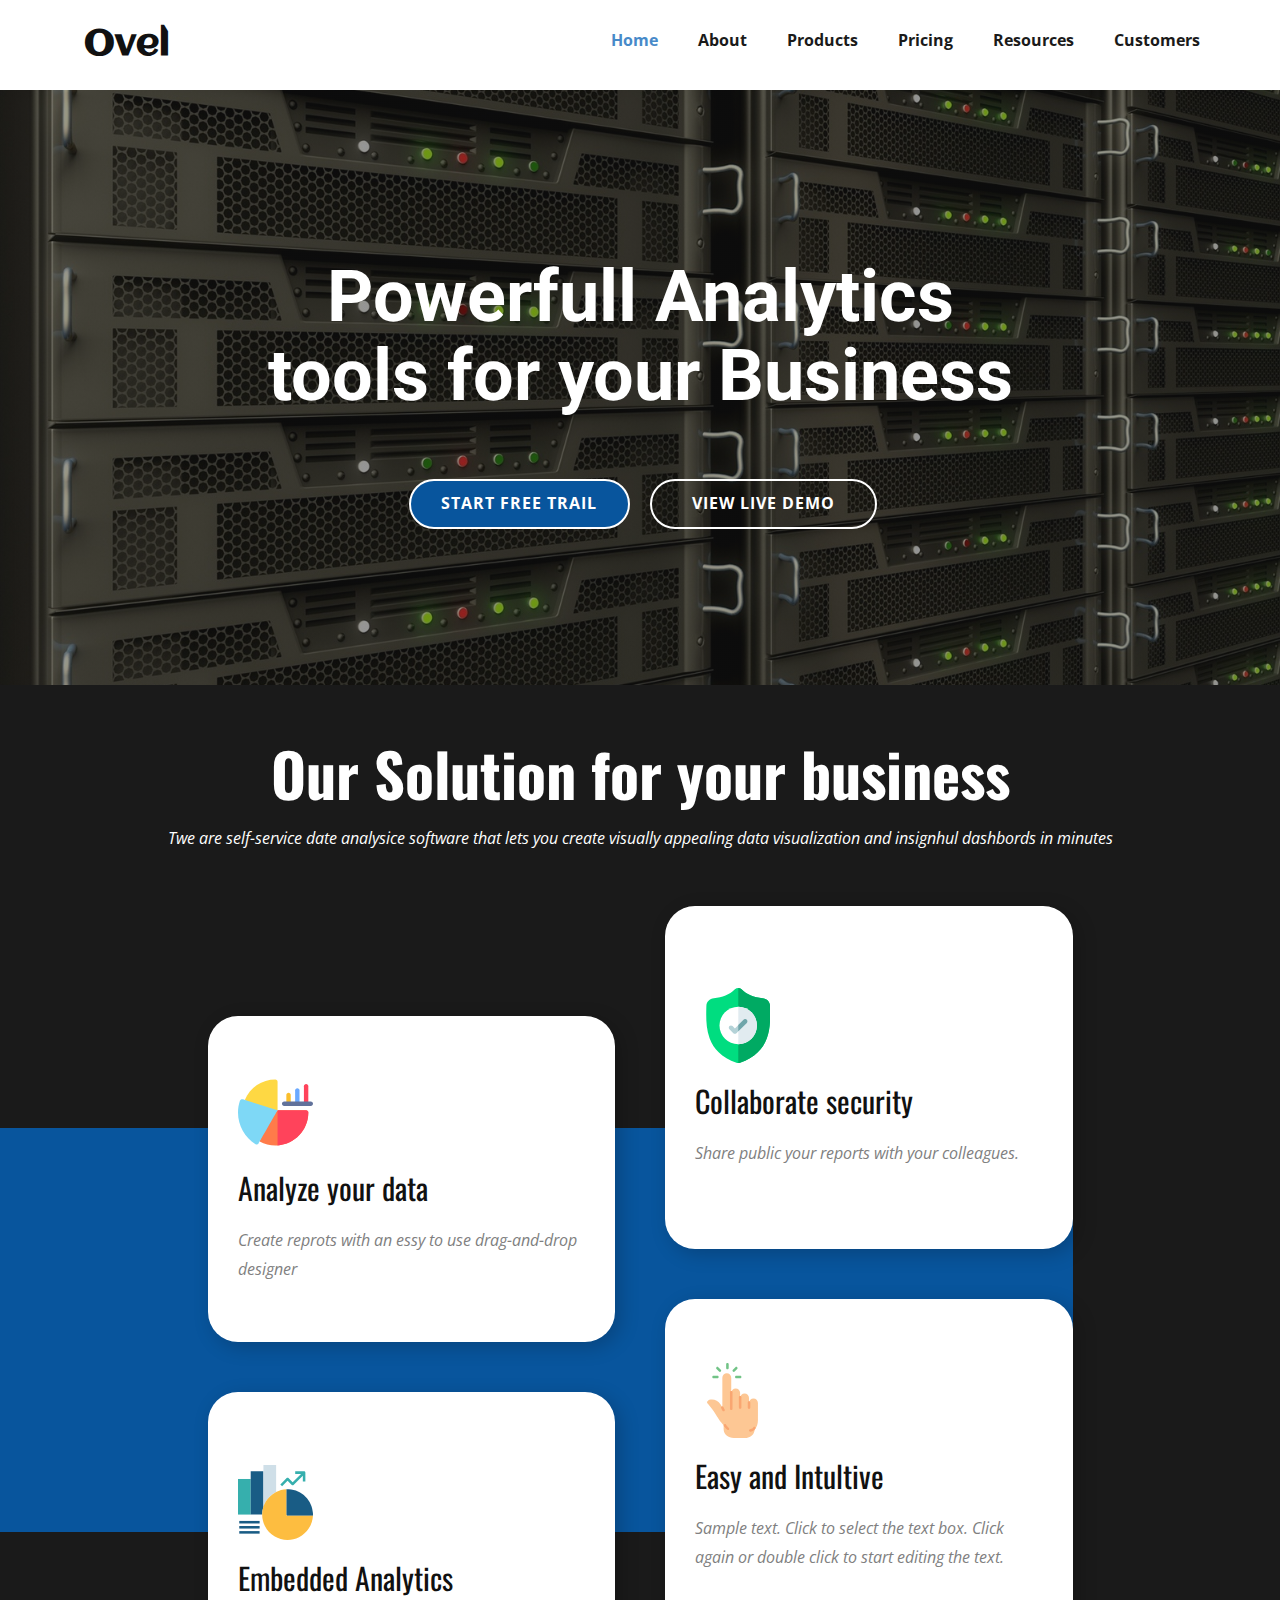
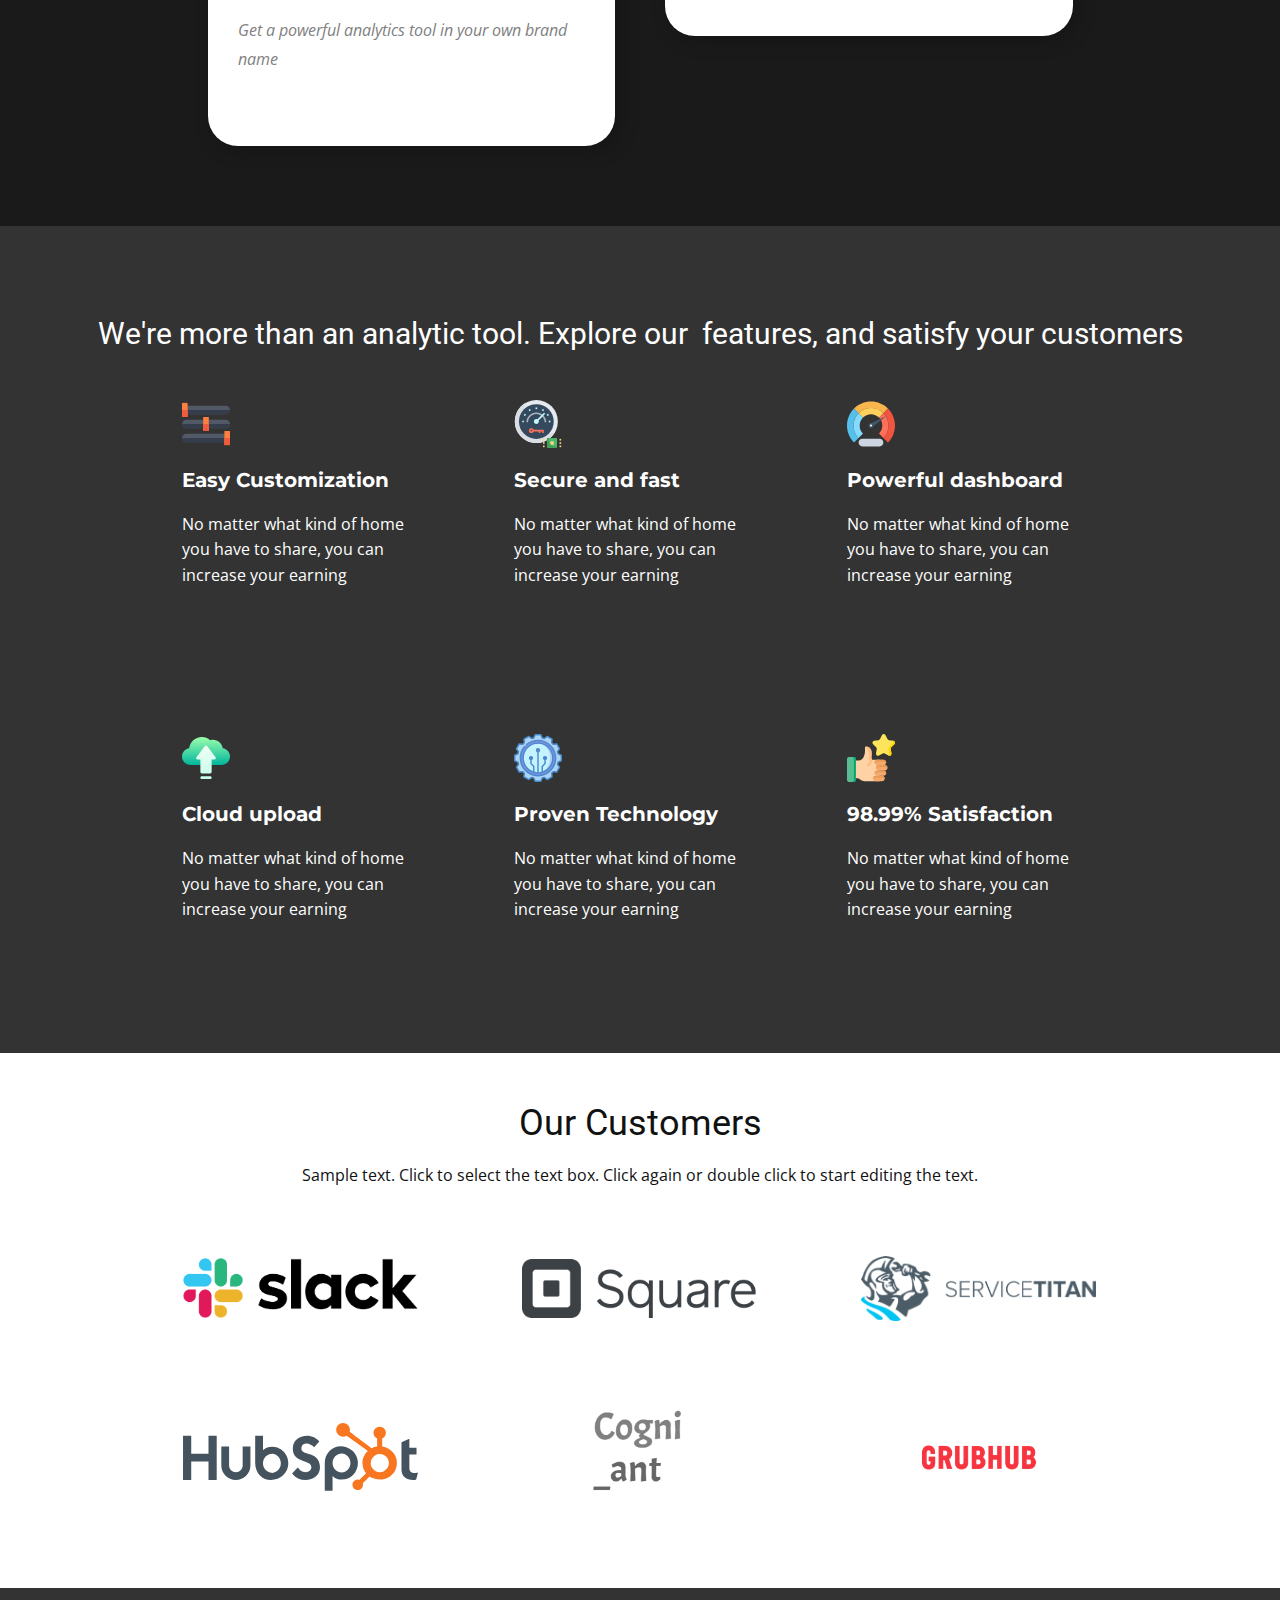
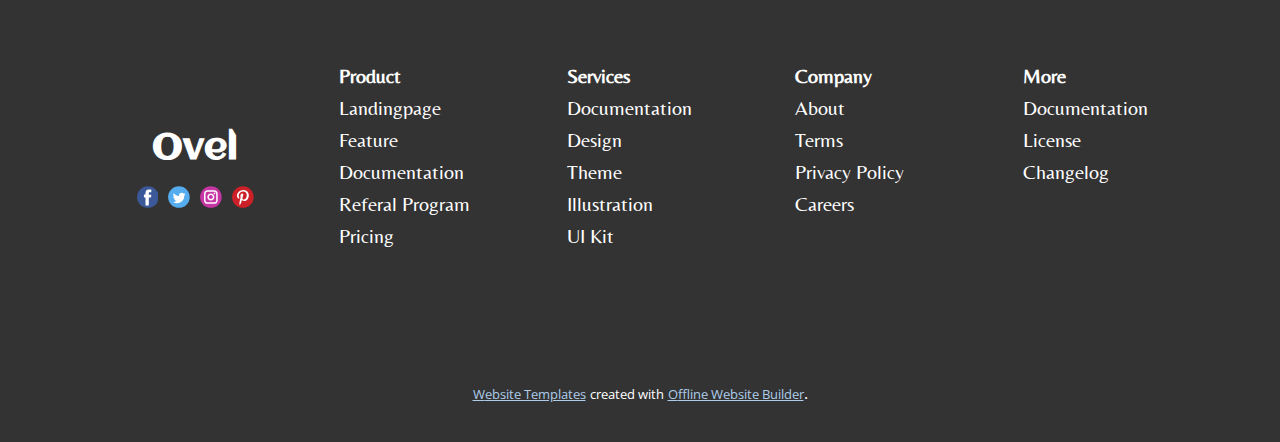
<file: Home.html>
<!DOCTYPE html>
<html style="font-size: 16px;">
  <head>
    <meta name="viewport" content="width=device-width, initial-scale=1.0">
    <meta charset="utf-8">
    <meta name="keywords" content="Coaching Services, Fun Education">
    <meta name="description" content="">
    <meta name="page_type" content="np-template-header-footer-from-plugin">
    <title>Home</title>
    <link rel="stylesheet" href="nicepage.css" media="screen">
<link rel="stylesheet" href="Home.css" media="screen">
    <script class="u-script" type="text/javascript" src="jquery.js" defer=""></script>
    <script class="u-script" type="text/javascript" src="nicepage.js" defer=""></script>
    <meta name="generator" content="Nicepage 3.6.2, nicepage.com">
    
    <link id="u-theme-google-font" rel="stylesheet" href="https://fonts.googleapis.com/css?family=Roboto:100,100i,300,300i,400,400i,500,500i,700,700i,900,900i|Open+Sans:300,300i,400,400i,600,600i,700,700i,800,800i">
    <link id="u-page-google-font" rel="stylesheet" href="https://fonts.googleapis.com/css?family=Oswald:200,300,400,500,600,700|Montserrat:100,100i,200,200i,300,300i,400,400i,500,500i,600,600i,700,700i,800,800i,900,900i|Aclonica:400|Belleza:400">
    
    
    
    
    
    <script type="application/ld+json">{
		"@context": "http://schema.org",
		"@type": "Organization",
		"name": "",
		"url": "index.html",
		"sameAs": []
}</script>
    <meta property="og:title" content="Home">
    <meta property="og:type" content="website">
    <meta name="theme-color" content="#478ac9">
    <link rel="canonical" href="index.html">
    <meta property="og:url" content="index.html">
  </head>
  <body class="u-body"><header class="u-clearfix u-header u-header" id="sec-e375"><div class="u-clearfix u-sheet u-sheet-1">
        <nav class="u-menu u-menu-dropdown u-offcanvas u-menu-1">
          <div class="menu-collapse" style="font-size: 1rem; letter-spacing: 0px; font-weight: 700;">
            <a class="u-button-style u-custom-border u-custom-border-color u-custom-left-right-menu-spacing u-custom-padding-bottom u-custom-text-color u-custom-top-bottom-menu-spacing u-nav-link u-text-active-palette-1-base u-text-hover-palette-2-base" href="#">
              <svg><use xmlns:xlink="http://www.w3.org/1999/xlink" xlink:href="#menu-hamburger"></use></svg>
              <svg version="1.1" xmlns="http://www.w3.org/2000/svg" xmlns:xlink="http://www.w3.org/1999/xlink"><defs><symbol id="menu-hamburger" viewBox="0 0 16 16" style="width: 16px; height: 16px;"><rect y="1" width="16" height="2"></rect><rect y="7" width="16" height="2"></rect><rect y="13" width="16" height="2"></rect>
</symbol>
</defs></svg>
            </a>
          </div>
          <div class="u-custom-menu u-nav-container">
            <ul class="u-nav u-spacing-20 u-unstyled u-nav-1"><li class="u-nav-item"><a class="u-button-style u-nav-link u-text-active-palette-1-base u-text-grey-90 u-text-hover-palette-2-base" href="Home.html" style="padding: 10px;">Home</a>
</li><li class="u-nav-item"><a class="u-button-style u-nav-link u-text-active-palette-1-base u-text-grey-90 u-text-hover-palette-2-base" href="About.html" style="padding: 10px;">About</a>
</li><li class="u-nav-item"><a class="u-button-style u-nav-link u-text-active-palette-1-base u-text-grey-90 u-text-hover-palette-2-base" href="Products.html" style="padding: 10px;">Products</a>
</li><li class="u-nav-item"><a class="u-button-style u-nav-link u-text-active-palette-1-base u-text-grey-90 u-text-hover-palette-2-base" style="padding: 10px;">Pricing</a>
</li><li class="u-nav-item"><a class="u-button-style u-nav-link u-text-active-palette-1-base u-text-grey-90 u-text-hover-palette-2-base" style="padding: 10px;">Resources</a>
</li><li class="u-nav-item"><a class="u-button-style u-nav-link u-text-active-palette-1-base u-text-grey-90 u-text-hover-palette-2-base" style="padding: 10px;">Customers</a>
</li></ul>
          </div>
          <div class="u-custom-menu u-nav-container-collapse">
            <div class="u-black u-container-style u-inner-container-layout u-opacity u-opacity-95 u-sidenav">
              <div class="u-sidenav-overflow">
                <div class="u-menu-close"></div>
                <ul class="u-align-center u-nav u-popupmenu-items u-unstyled u-nav-2"><li class="u-nav-item"><a class="u-button-style u-nav-link" href="Home.html" style="padding: 10px;">Home</a>
</li><li class="u-nav-item"><a class="u-button-style u-nav-link" href="About.html" style="padding: 10px;">About</a>
</li><li class="u-nav-item"><a class="u-button-style u-nav-link" href="Products.html" style="padding: 10px;">Products</a>
</li><li class="u-nav-item"><a class="u-button-style u-nav-link" style="padding: 10px;">Pricing</a>
</li><li class="u-nav-item"><a class="u-button-style u-nav-link" style="padding: 10px;">Resources</a>
</li><li class="u-nav-item"><a class="u-button-style u-nav-link" style="padding: 10px;">Customers</a>
</li></ul>
              </div>
            </div>
            <div class="u-black u-menu-overlay u-opacity u-opacity-70"></div>
          </div>
        </nav>
        <h2 class="u-align-left u-custom-font u-text u-text-body-color u-text-default u-text-1">Ovel</h2>
      </div></header>
    <section id="carousel_9e41" class="u-carousel u-slide u-block-d40d-1" data-u-ride="carousel" data-interval="5000">
      <ol class="u-absolute-hcenter u-carousel-indicators u-hidden u-block-d40d-2">
        <li data-u-target="#carousel_9e41" data-u-slide-to="0" class="u-active u-grey-30"></li>
      </ol>
      <div class="u-carousel-inner" role="listbox">
        <div class="skrollable skrollable-between u-active u-align-center u-carousel-item u-clearfix u-image u-parallax u-shading u-section-1-1" src="" data-image-width="150" data-image-height="84">
          <div class="u-clearfix u-sheet u-sheet-1">
            <h1 class="u-text u-text-1">Powerfull Analytics tools for your Business</h1>
            <div class="u-clearfix u-layout-wrap u-layout-wrap-1">
              <div class="u-layout">
                <div class="u-layout-row">
                  <div class="u-align-center-sm u-align-center-xs u-align-right-lg u-align-right-md u-align-right-xl u-container-style u-layout-cell u-left-cell u-size-30 u-layout-cell-1">
                    <div class="u-container-layout u-valign-middle u-container-layout-1">
                      <a href="#" class="u-border-2 u-border-white u-btn u-btn-round u-button-style u-custom-color-1 u-radius-50 u-btn-1">Start free trail</a>
                    </div>
                  </div>
                  <div class="u-align-center-sm u-align-center-xs u-align-left-lg u-align-left-md u-align-left-xl u-container-style u-layout-cell u-right-cell u-size-30 u-layout-cell-2">
                    <div class="u-container-layout u-valign-middle u-container-layout-2">
                      <a href="#" class="u-border-2 u-border-white u-btn u-btn-round u-button-style u-radius-50 u-btn-2">view Live Demo</a>
                    </div>
                  </div>
                </div>
              </div>
            </div>
          </div>
        </div>
      </div>
      <a class="u-absolute-vcenter u-carousel-control u-carousel-control-prev u-hidden u-text-body-alt-color u-block-d40d-3" href="#carousel_9e41" role="button" data-u-slide="prev">
        <span aria-hidden="true">
          <svg viewBox="0 0 477.175 477.175"><path d="M145.188,238.575l215.5-215.5c5.3-5.3,5.3-13.8,0-19.1s-13.8-5.3-19.1,0l-225.1,225.1c-5.3,5.3-5.3,13.8,0,19.1l225.1,225
                    c2.6,2.6,6.1,4,9.5,4s6.9-1.3,9.5-4c5.3-5.3,5.3-13.8,0-19.1L145.188,238.575z"></path></svg>
        </span>
        <span class="sr-only">Previous</span>
      </a>
      <a class="u-absolute-vcenter u-carousel-control u-carousel-control-next u-hidden u-text-body-alt-color u-block-d40d-4" href="#carousel_9e41" role="button" data-u-slide="next">
        <span aria-hidden="true">
          <svg viewBox="0 0 477.175 477.175"><path d="M360.731,229.075l-225.1-225.1c-5.3-5.3-13.8-5.3-19.1,0s-5.3,13.8,0,19.1l215.5,215.5l-215.5,215.5
                    c-5.3,5.3-5.3,13.8,0,19.1c2.6,2.6,6.1,4,9.5,4c3.4,0,6.9-1.3,9.5-4l225.1-225.1C365.931,242.875,365.931,234.275,360.731,229.075z"></path></svg>
        </span>
        <span class="sr-only">Next</span>
      </a>
    </section>
    <section class="u-align-center u-clearfix u-grey-90 u-section-2" id="carousel_75b7">
      <h2 class="u-custom-font u-font-oswald u-text u-text-1">Our Solution for your business</h2>
      <p class="u-text u-text-2">Twe are self-service date analysice software that lets you create visually appealing data visualization and insignhul dashbords in minutes</p>
      <div class="u-custom-color-1 u-shape u-shape-rectangle u-shape-1" data-animation-name="fadeIn" data-animation-duration="1000" data-animation-delay="0"></div>
      <div class="u-clearfix u-gutter-50 u-layout-wrap u-layout-wrap-1">
        <div class="u-gutter-0 u-layout">
          <div class="u-layout-row">
            <div class="u-size-30">
              <div class="u-layout-col">
                <div class="u-container-style u-hidden-sm u-hidden-xs u-layout-cell u-left-cell u-size-20 u-size-30-md u-layout-cell-1">
                  <div class="u-container-layout u-container-layout-1"></div>
                </div>
                <div class="u-align-left u-container-style u-layout-cell u-left-cell u-radius-30 u-shape-round u-size-20 u-size-30-md u-white u-layout-cell-2" data-animation-name="fadeIn" data-animation-duration="1000" data-animation-delay="0">
                  <div class="u-container-layout u-valign-middle u-container-layout-2"><span class="u-icon u-icon-circle u-text-palette-1-base u-icon-1"><svg class="u-svg-link" preserveAspectRatio="xMidYMin slice" viewBox="0 0 512 512" style=""><use xmlns:xlink="http://www.w3.org/1999/xlink" xlink:href="#svg-5ae4"></use></svg><svg xmlns="http://www.w3.org/2000/svg" xmlns:xlink="http://www.w3.org/1999/xlink" version="1.1" xml:space="preserve" class="u-svg-content" viewBox="0 0 512 512" id="svg-5ae4"><g><g><path d="m360 136v60c0 8.28-6.72 15-15 15s-15-6.72-15-15v-60c0-8.28 6.72-15 15-15s15 6.72 15 15z" fill="#fabe2c"></path>
</g><g><path d="m420 106v90c0 8.28-6.72 15-15 15s-15-6.72-15-15v-90c0-8.28 6.72-15 15-15s15 6.72 15 15z" fill="#6aa9ff"></path>
</g><g><path d="m480 76v120c0 8.28-6.72 15-15 15s-15-6.72-15-15v-120c0-8.28 6.72-15 15-15s15 6.72 15 15z" fill="#ff435b"></path>
</g><path d="m270 46v195l-127-8-96.2-62.48c34.44-84.05 116.27-139.52 208.2-139.52 8.28 0 15 6.72 15 15z" fill="#fed843"></path><path d="m480 256c0 119.33-92.66 216.8-210 224.5-4.96.33-9.96.5-15 .5-37.49 0-74.13-9.27-106.82-26.93l29.9-122.07 91.92-91h195c8.28 0 15 6.72 15 15z" fill="#ff7b4a"></path><path d="m480 256c0 119.33-92.66 216.8-210 224.5v-239.5h195c8.28 0 15 6.72 15 15z" fill="#ff435b"></path><path d="m270 241c-10.156 17.764-123.875 216.661-129.5 226.5-4.4 7.04-13.67 9.15-20.68 4.76-72.8-45.6-119.82-126.15-119.82-216.26 0-27.58 4.38-54.72 13.02-80.66 2.62-7.85 11.12-12.11 18.98-9.49.161.051 235.875 74.479 238 75.15z" fill="#7ed8f6"></path><g><path d="m512 196c0 8.28-6.72 15-15 15h-182c-8.28 0-15-6.72-15-15s6.72-15 15-15h182c8.28 0 15 6.72 15 15z" fill="#61729b"></path>
</g>
</g></svg></span>
                    <h4 class="u-custom-font u-font-oswald u-text u-text-3">Analyze your data</h4>
                    <p class="u-text u-text-grey-50 u-text-4">Create reprots with an essy to use drag-and-drop designer</p>
                  </div>
                </div>
                <div class="u-align-left u-container-style u-layout-cell u-left-cell u-radius-30 u-shape-round u-size-20 u-size-60-md u-white u-layout-cell-3" data-animation-name="fadeIn" data-animation-duration="1000" data-animation-delay="0">
                  <div class="u-container-layout u-valign-middle u-container-layout-3"><span class="u-icon u-icon-circle u-text-palette-1-base u-icon-2"><svg class="u-svg-link" preserveAspectRatio="xMidYMin slice" viewBox="0 0 512 512" style=""><use xmlns:xlink="http://www.w3.org/1999/xlink" xlink:href="#svg-1001"></use></svg><svg xmlns="http://www.w3.org/2000/svg" xmlns:xlink="http://www.w3.org/1999/xlink" version="1.1" xml:space="preserve" class="u-svg-content" viewBox="0 0 512 512" x="0px" y="0px" id="svg-1001" style="enable-background:new 0 0 512 512;"><rect x="0.018" y="95.451" style="fill:#36AFAD;" width="86.774" height="242.967"></rect><path style="fill:#195C85;" d="M173.565,43.387H86.791v295.031h78.096c0.026-18.283,2.959-36.436,8.677-53.8V43.387z"></path><path style="fill:#36AFAD;" d="M344.57,89.316c-3.384-3.384-8.886-3.384-12.27,0l-43.387,43.387l12.27,12.27l37.252-37.252  l28.575,28.575c3.384,3.384,8.886,3.384,12.27,0l63.284-63.284v39.794h17.355V52.064h-0.078c0.13-4.66-3.54-8.547-8.2-8.677  c-0.13,0-0.26,0-0.399,0H390.5v17.355h39.794l-57.149,57.149L344.57,89.316z"></path><g><rect x="8.678" y="381.805" style="fill:#195C85;" width="138.838" height="17.355"></rect><rect x="8.678" y="416.514" style="fill:#195C85;" width="138.838" height="17.355"></rect><rect x="8.678" y="451.224" style="fill:#195C85;" width="138.838" height="17.355"></rect>
</g><path style="fill:#CFDFE8;" d="M260.339,183.657V0h-86.774v284.618C187.961,240.789,219.173,204.474,260.339,183.657z"></path><path style="fill:#195C85;" d="M347.113,165.131c-2.864-0.174-5.814-0.26-8.677-0.26s-5.814,0.087-8.677,0.26v173.287  c0,4.79,3.887,8.677,8.677,8.677h173.287c0.174-2.864,0.26-5.814,0.26-8.677s-0.087-5.814-0.26-8.677  C507.245,240.745,436.099,169.608,347.113,165.131z"></path><path style="fill:#FDBD40;" d="M494.368,347.095H338.435c-4.79,0-8.677-3.887-8.677-8.677V165.131  c-24.184,1.224-47.838,7.532-69.419,18.526c-85.524,43.161-119.869,147.472-76.708,232.996s147.472,119.869,232.996,76.708  c55.691-28.106,92.006-83.954,95.095-146.266H494.368z"></path></svg></span>
                    <h4 class="u-custom-font u-font-oswald u-text u-text-5">Embedded Analytics</h4>
                    <p class="u-text u-text-grey-50 u-text-6">Get a powerful analytics tool in your own brand name</p>
                  </div>
                </div>
              </div>
            </div>
            <div class="u-size-30">
              <div class="u-layout-col">
                <div class="u-align-left u-container-style u-layout-cell u-radius-30 u-right-cell u-shape-round u-size-20 u-size-30-md u-white u-layout-cell-4" data-animation-name="fadeIn" data-animation-duration="1000" data-animation-delay="0">
                  <div class="u-container-layout u-valign-middle u-container-layout-4"><span class="u-icon u-icon-circle u-text-palette-1-base u-icon-3"><svg class="u-svg-link" preserveAspectRatio="xMidYMin slice" viewBox="-38 0 511 511.99956" style=""><use xmlns:xlink="http://www.w3.org/1999/xlink" xlink:href="#svg-56c8"></use></svg><svg xmlns="http://www.w3.org/2000/svg" xmlns:xlink="http://www.w3.org/1999/xlink" version="1.1" xml:space="preserve" class="u-svg-content" viewBox="-38 0 511 511.99956" id="svg-56c8"><g id="surface1"><path d="M 413.476562 341.910156 C 399.714844 379.207031 378.902344 411.636719 351.609375 438.289062 C 320.542969 468.625 279.863281 492.730469 230.699219 509.925781 C 229.085938 510.488281 227.402344 510.949219 225.710938 511.289062 C 223.476562 511.730469 221.203125 511.96875 218.949219 512 L 218.507812 512 C 216.105469 512 213.691406 511.757812 211.296875 511.289062 C 209.605469 510.949219 207.945312 510.488281 206.339844 509.9375 C 157.117188 492.769531 116.386719 468.675781 85.289062 438.339844 C 57.984375 411.6875 37.175781 379.277344 23.433594 341.980469 C -1.554688 274.167969 -0.132812 199.464844 1.011719 139.433594 L 1.03125 138.511719 C 1.261719 133.554688 1.410156 128.347656 1.492188 122.597656 C 1.910156 94.367188 24.355469 71.011719 52.589844 69.4375 C 111.457031 66.152344 156.996094 46.953125 195.90625 9.027344 L 196.246094 8.714844 C 202.707031 2.789062 210.847656 -0.117188 218.949219 0.00390625 C 226.761719 0.105469 234.542969 3.007812 240.773438 8.714844 L 241.105469 9.027344 C 280.023438 46.953125 325.5625 66.152344 384.429688 69.4375 C 412.664062 71.011719 435.109375 94.367188 435.527344 122.597656 C 435.609375 128.386719 435.757812 133.585938 435.988281 138.511719 L 436 138.902344 C 437.140625 199.046875 438.554688 273.898438 413.476562 341.910156 Z M 413.476562 341.910156 " style=" stroke:none;fill-rule:nonzero;fill:rgb(0%,86.666667%,50.196078%);fill-opacity:1;"></path><path d="M 413.476562 341.910156 C 399.714844 379.207031 378.902344 411.636719 351.609375 438.289062 C 320.542969 468.625 279.863281 492.730469 230.699219 509.925781 C 229.085938 510.488281 227.402344 510.949219 225.710938 511.289062 C 223.476562 511.730469 221.203125 511.96875 218.949219 512 L 218.949219 0.00390625 C 226.761719 0.105469 234.542969 3.007812 240.773438 8.714844 L 241.105469 9.027344 C 280.023438 46.953125 325.5625 66.152344 384.429688 69.4375 C 412.664062 71.011719 435.109375 94.367188 435.527344 122.597656 C 435.609375 128.386719 435.757812 133.585938 435.988281 138.511719 L 436 138.902344 C 437.140625 199.046875 438.554688 273.898438 413.476562 341.910156 Z M 413.476562 341.910156 " style=" stroke:none;fill-rule:nonzero;fill:rgb(0%,66.666667%,38.823529%);fill-opacity:1;"></path><path d="M 346.101562 256 C 346.101562 326.207031 289.097656 383.355469 218.949219 383.605469 L 218.5 383.605469 C 148.144531 383.605469 90.894531 326.359375 90.894531 256 C 90.894531 185.644531 148.144531 128.398438 218.5 128.398438 L 218.949219 128.398438 C 289.097656 128.648438 346.101562 185.796875 346.101562 256 Z M 346.101562 256 " style=" stroke:none;fill-rule:nonzero;fill:rgb(100%,100%,100%);fill-opacity:1;"></path><path d="M 346.101562 256 C 346.101562 326.207031 289.097656 383.355469 218.949219 383.605469 L 218.949219 128.398438 C 289.097656 128.648438 346.101562 185.796875 346.101562 256 Z M 346.101562 256 " style=" stroke:none;fill-rule:nonzero;fill:rgb(88.235294%,92.156863%,94.117647%);fill-opacity:1;"></path><path d="M 276.417969 237.625 L 218.949219 295.101562 L 206.53125 307.519531 C 203.597656 310.453125 199.75 311.917969 195.90625 311.917969 C 192.058594 311.917969 188.214844 310.453125 185.277344 307.519531 L 158.578125 280.808594 C 152.710938 274.941406 152.710938 265.4375 158.578125 259.566406 C 164.4375 253.699219 173.953125 253.699219 179.820312 259.566406 L 195.90625 275.652344 L 255.175781 216.382812 C 261.042969 210.511719 270.558594 210.511719 276.417969 216.382812 C 282.285156 222.25 282.285156 231.765625 276.417969 237.625 Z M 276.417969 237.625 " style=" stroke:none;fill-rule:nonzero;fill:rgb(70.588235%,82.352941%,84.313725%);fill-opacity:1;"></path><path d="M 276.417969 237.625 L 218.949219 295.101562 L 218.949219 252.605469 L 255.175781 216.382812 C 261.042969 210.511719 270.558594 210.511719 276.417969 216.382812 C 282.285156 222.25 282.285156 231.765625 276.417969 237.625 Z M 276.417969 237.625 " style=" stroke:none;fill-rule:nonzero;fill:rgb(43.529412%,64.705882%,66.666667%);fill-opacity:1;"></path>
</g></svg></span>
                    <h4 class="u-custom-font u-font-oswald u-text u-text-7">Collaborate security</h4>
                    <p class="u-text u-text-grey-50 u-text-8">Share public your reports with your colleagues.</p>
                  </div>
                </div>
                <div class="u-align-left u-container-style u-layout-cell u-radius-30 u-right-cell u-shape-round u-size-20 u-size-30-md u-white u-layout-cell-5" data-animation-name="fadeIn" data-animation-duration="1000" data-animation-delay="0">
                  <div class="u-container-layout u-valign-middle u-container-layout-5"><span class="u-icon u-icon-circle u-text-palette-1-base u-icon-4"><svg class="u-svg-link" preserveAspectRatio="xMidYMin slice" viewBox="0 0 512 512" style=""><use xmlns:xlink="http://www.w3.org/1999/xlink" xlink:href="#svg-6982"></use></svg><svg xmlns="http://www.w3.org/2000/svg" xmlns:xlink="http://www.w3.org/1999/xlink" version="1.1" xml:space="preserve" class="u-svg-content" viewBox="0 0 512 512" x="0px" y="0px" id="svg-6982" style="enable-background:new 0 0 512 512;"><path style="fill:#FDC794;" d="M368.884,238.644c0-16.488-13.885-30.373-30.373-30.373l0,0c-16.488,0-30.373,13.885-30.373,30.373  v-4.339v-30.373c0-16.488-13.885-30.373-30.373-30.373l0,0c-16.488,0-30.373,13.885-30.373,30.373v4.339V100.664  c0-17.356-13.885-31.241-30.373-31.241l0,0c-16.488,0-30.373,13.885-30.373,31.241v203.064l-13.017-21.695  c-15.62-27.77-51.2-39.919-75.498-30.373c-3.471,0.868-6.075,2.603-8.678,5.207c-8.678,5.207-6.942,13.017-6.942,14.753  s43.39,47.729,67.688,93.722c0,0,21.695,34.712,45.125,59.878v26.034c0,39.051,32.108,60.746,69.424,60.746h77.234  c29.505,0,56.407-15.62,63.349-45.993c1.736-6.942,4.339-17.356,9.546-22.563c6.942-7.81,14.753-27.77,14.753-54.671V273.356  c0-16.488-13.885-30.373-30.373-30.373l0,0c-16.488,0-30.373,13.885-30.373,30.373v-4.339V238.644z"></path><g><path style="fill:#F9A671;" d="M225.698,458.197c-1.736,0-4.339-0.868-5.207-1.736c-6.942-6.075-13.017-13.017-18.224-19.959   c-1.736-1.736-2.603-3.471-4.339-5.207c-3.471-3.471-2.603-9.546,0.868-12.149c3.471-3.471,9.546-2.603,12.149,0.868   c1.736,1.736,3.471,4.339,4.339,6.075c5.207,6.075,9.546,12.149,15.62,17.356c3.471,3.471,4.339,8.678,0.868,12.149   C230.037,456.461,228.301,458.197,225.698,458.197"></path><path style="fill:#F9A671;" d="M195.325,329.763c-3.471,0-6.075-1.736-7.81-4.339l-8.678-17.356   c-2.603-4.339-0.868-9.546,3.471-11.281c4.339-2.603,9.546-0.868,11.281,3.471l8.678,17.356c2.603,4.339,0.868,9.546-3.471,11.281   C198.796,329.763,197.061,329.763,195.325,329.763"></path><path style="fill:#F9A671;" d="M247.393,321.085c-5.207,0-8.678-3.471-8.678-8.678V199.593c0-5.207,3.471-8.678,8.678-8.678   c5.207,0,8.678,3.471,8.678,8.678v112.814C256.071,317.614,252.6,321.085,247.393,321.085"></path><path style="fill:#F9A671;" d="M308.139,312.407c-5.207,0-8.678-3.471-8.678-8.678v-69.424c0-5.207,3.471-8.678,8.678-8.678   s8.678,3.471,8.678,8.678v69.424C316.817,308.936,313.345,312.407,308.139,312.407"></path><path style="fill:#F9A671;" d="M368.884,313.275c-5.207,0-8.678-3.471-8.678-8.678v-35.58c0-5.207,3.471-8.678,8.678-8.678   s8.678,3.471,8.678,8.678v35.58C377.562,309.803,374.091,313.275,368.884,313.275"></path><path style="fill:#F9A671;" d="M377.562,468.61c-3.471,0-6.942-2.603-8.678-6.075c-0.868-4.339,1.736-9.546,6.075-10.414   c16.488-4.339,18.224-6.942,23.431-13.885c2.603-3.471,8.678-4.339,12.149-1.736c3.471,2.603,4.339,7.81,1.736,12.149   c-7.81,11.281-13.885,15.62-32.976,20.827C379.298,468.61,378.43,468.61,377.562,468.61"></path>
</g><g><path style="fill:#71C386;" d="M221.359,43.39c-5.207,0-8.678-3.471-8.678-8.678V8.678c0-5.207,3.471-8.678,8.678-8.678   s8.678,3.471,8.678,8.678v26.034C230.037,39.919,226.566,43.39,221.359,43.39"></path><path style="fill:#71C386;" d="M152.803,104.136h-26.034c-5.207,0-8.678-3.471-8.678-8.678c0-5.207,3.471-8.678,8.678-8.678h26.034   c5.207,0,8.678,3.471,8.678,8.678C161.481,100.664,157.142,104.136,152.803,104.136"></path><path style="fill:#71C386;" d="M308.139,104.136h-26.034c-5.207,0-8.678-3.471-8.678-8.678c0-5.207,3.471-8.678,8.678-8.678h26.034   c5.207,0,8.678,3.471,8.678,8.678C316.817,100.664,312.478,104.136,308.139,104.136"></path><path style="fill:#71C386;" d="M264.749,60.746c-2.603,0-4.339-0.868-6.075-2.603c-3.471-3.471-3.471-8.678,0-12.149l17.356-17.356   c3.471-3.471,8.678-3.471,12.149,0c3.471,3.471,3.471,8.678,0,12.149l-17.356,17.356C269.088,59.878,267.352,60.746,264.749,60.746   "></path><path style="fill:#71C386;" d="M170.159,60.746c-2.603,0-4.339-0.868-6.075-2.603l-17.356-17.356   c-3.471-3.471-3.471-8.678,0-12.149s8.678-3.471,12.149,0l17.356,17.356c3.471,3.471,3.471,8.678,0,12.149   C174.498,59.878,171.895,60.746,170.159,60.746"></path>
</g></svg></span>
                    <h4 class="u-custom-font u-font-oswald u-text u-text-9">Easy and Intultive</h4>
                    <p class="u-text u-text-grey-50 u-text-10">Sample text. Click to select the text box. Click again or double click to start editing the text.</p>
                  </div>
                </div>
                <div class="u-container-style u-hidden-sm u-hidden-xs u-layout-cell u-right-cell u-size-20 u-size-60-md u-layout-cell-6">
                  <div class="u-container-layout u-container-layout-6"></div>
                </div>
              </div>
            </div>
          </div>
        </div>
      </div>
    </section>
    <section class="u-align-center-lg u-align-center-md u-align-center-sm u-align-center-xs u-clearfix u-grey-80 u-section-3" id="carousel_7330">
      <div class="u-clearfix u-sheet u-sheet-1">
        <h1 class="u-heading-font u-text u-text-default u-title u-text-1">We're more than an analytic tool. Explore our&nbsp; features, and satisfy your customers </h1>
        <div class="u-list u-repeater u-list-1">
          <div class="u-align-center-sm u-align-center-xs u-container-style u-list-item u-repeater-item u-shape-rectangle">
            <div class="u-container-layout u-similar-container u-valign-top u-container-layout-1"><span class="u-icon u-icon-circle u-text-palette-1-base u-icon-1"><svg class="u-svg-link" preserveAspectRatio="xMidYMin slice" viewBox="0 0 512 512" style=""><use xmlns:xlink="http://www.w3.org/1999/xlink" xlink:href="#svg-6c4c"></use></svg><svg xmlns="http://www.w3.org/2000/svg" xmlns:xlink="http://www.w3.org/1999/xlink" version="1.1" xml:space="preserve" class="u-svg-content" viewBox="0 0 512 512" id="svg-6c4c"><g><path d="m467 361v90h-422c-24.901 0-45-20.101-45-45 0-24.901 20.099-45 45-45z" fill="#515866"></path><path d="m467 406v45h-422c-24.901 0-45-20.101-45-45z" fill="#353d4d"></path><path d="m512 256c0 24.899-20.099 45-45 45h-422c-24.901 0-45-20.101-45-45 0-24.901 20.099-45 45-45h422c24.901 0 45 20.099 45 45z" fill="#515866"></path><path d="m512 256c0 24.899-20.099 45-45 45h-422c-24.901 0-45-20.101-45-45z" fill="#353d4d"></path><path d="m512 106c0 24.899-20.099 45-45 45h-422v-90h422c24.901 0 45 20.099 45 45z" fill="#515866"></path><path d="m512 106c0 24.899-20.099 45-45 45h-422v-45z" fill="#353d4d"></path><path d="m0 31h60v150h-60z" fill="#ff7f40"></path><path d="m452 331h60v150h-60z" fill="#ff7f40"></path><path d="m0 106h60v75h-60z" fill="#f25a3c"></path><path d="m226 181h60v150h-60z" fill="#ff7f40"></path><g fill="#f25a3c"><path d="m226 256h60v75h-60z"></path><path d="m452 406h60v75h-60z"></path>
</g>
</g></svg></span>
              <h3 class="u-custom-font u-font-montserrat u-text u-text-2">Easy Customization</h3>
              <p class="u-text u-text-3">No matter what kind of home you have to share, you can increase your earning</p>
            </div>
          </div>
          <div class="u-align-center-sm u-align-center-xs u-container-style u-list-item u-repeater-item u-shape-rectangle">
            <div class="u-container-layout u-similar-container u-valign-top u-container-layout-2"><span class="u-icon u-icon-circle u-text-palette-1-base u-icon-2"><svg class="u-svg-link" preserveAspectRatio="xMidYMin slice" viewBox="0 0 464 464" style=""><use xmlns:xlink="http://www.w3.org/1999/xlink" xlink:href="#svg-6b92"></use></svg><svg xmlns="http://www.w3.org/2000/svg" xmlns:xlink="http://www.w3.org/1999/xlink" version="1.1" xml:space="preserve" class="u-svg-content" viewBox="0 0 464 464" x="0px" y="0px" id="svg-6b92" style="enable-background:new 0 0 464 464;"><circle style="fill:#E6EAEE;" cx="216.002" cy="208" r="208"></circle><path style="fill:#DADEE2;" d="M301.658,330.344C186.782,330.354,93.65,237.237,93.64,122.362  c-0.003-34.149,8.402-67.774,24.474-97.906C16.766,78.539-21.55,204.54,32.533,305.888s180.084,139.663,281.432,85.581  c36.379-19.413,66.167-49.201,85.581-85.581C369.432,321.986,335.804,330.388,301.658,330.344z"></path><circle style="fill:#34495E;" cx="216.002" cy="208" r="168"></circle><g><path style="fill:#C0FAFF;" d="M208.002,72h16v16h-16V72z"></path><path style="fill:#C0FAFF;" d="M141.073,94.245l13.857-7.999l7.999,13.857l-13.857,7.999L141.073,94.245z"></path><path style="fill:#C0FAFF;" d="M94.222,146.891l7.999-13.857l13.857,7.999l-7.999,13.857L94.222,146.891z"></path><path style="fill:#C0FAFF;" d="M80.002,200h16v16h-16V200z"></path><path style="fill:#C0FAFF;" d="M336.002,200h16v16h-16V200z"></path><path style="fill:#C0FAFF;" d="M315.92,141.072l13.857-7.999l7.999,13.857l-13.857,7.999L315.92,141.072z"></path><path style="fill:#C0FAFF;" d="M269.071,100.109l7.999-13.857l13.857,7.999l-7.999,13.857L269.071,100.109z"></path>
</g><path style="fill:#AAB5BD;" d="M312.002,216h-16c0-44.183-35.817-80-80-80s-80,35.817-80,80h-16c0-53.019,42.981-96,96-96  S312.002,162.981,312.002,216z"></path><path style="fill:#FF7059;" d="M190.53,288c-4.418-12.497-18.131-19.046-30.627-14.627c-12.497,4.418-19.046,18.131-14.627,30.627  s18.131,19.046,30.627,14.627c6.835-2.416,12.211-7.793,14.627-14.627h49.472v16h16v-16h16v16h16v-32H190.53z M168.002,304  c-4.418,0-8-3.582-8-8s3.582-8,8-8s8,3.582,8,8S172.42,304,168.002,304z"></path><path style="fill:#4BBA6A;" d="M320.002,368h96v96h-96V368z"></path><g><path style="fill:#FFD884;" d="M352.002,400h32v32h-32V400z"></path><path style="fill:#FFD884;" d="M440.002,376h16v16h-16V376z"></path><path style="fill:#FFD884;" d="M440.002,408h16v16h-16V408z"></path><path style="fill:#FFD884;" d="M440.002,440h16v16h-16V440z"></path><path style="fill:#FFD884;" d="M280.002,376h16v16h-16V376z"></path><path style="fill:#FFD884;" d="M280.002,408h16v16h-16V408z"></path><path style="fill:#FFD884;" d="M280.002,440h16v16h-16V440z"></path>
</g><path style="fill:#C0FAFF;" d="M301.658,133.656l-11.312-11.312L226.29,186.4c-3.206-1.562-6.722-2.382-10.288-2.4  c-13.255,0-24,10.745-24,24s10.745,24,24,24c13.255,0,24-10.745,24-24c-0.018-3.566-0.838-7.082-2.4-10.288L301.658,133.656z"></path><path style="fill:#44A05A;" d="M392.002,448c-30.87,0.058-55.943-24.921-56-55.792c-0.016-8.377,1.852-16.65,5.464-24.208h-21.464  v96h96v-21.464C408.509,446.124,400.309,447.991,392.002,448z"></path></svg></span>
              <h3 class="u-custom-font u-font-montserrat u-text u-text-4">Secure and fast</h3>
              <p class="u-text u-text-5">No matter what kind of home you have to share, you can increase your earning</p>
            </div>
          </div>
          <div class="u-align-center-sm u-align-center-xs u-container-style u-list-item u-repeater-item u-shape-rectangle">
            <div class="u-container-layout u-similar-container u-valign-top u-container-layout-3"><span class="u-icon u-icon-circle u-text-palette-1-base u-icon-3"><svg class="u-svg-link" preserveAspectRatio="xMidYMin slice" viewBox="0 0 512 512" style=""><use xmlns:xlink="http://www.w3.org/1999/xlink" xlink:href="#svg-ec24"></use></svg><svg xmlns="http://www.w3.org/2000/svg" xmlns:xlink="http://www.w3.org/1999/xlink" version="1.1" xml:space="preserve" class="u-svg-content" viewBox="0 0 512 512" x="0px" y="0px" id="svg-ec24" style="enable-background:new 0 0 512 512;"><path style="fill:#F8B64C;" d="M256,86.4c51.2,0,98.133,21.333,132.267,54.4l49.067-49.067  C391.467,45.867,327.467,17.067,256,17.067c-70.4,0-134.4,28.8-181.333,74.667l49.067,49.067C157.867,106.667,204.8,86.4,256,86.4z"></path><path style="fill:#54C0EB;" d="M123.733,140.8L74.667,91.733C28.8,138.667,0,202.667,0,273.067s28.8,134.4,74.667,181.333  l49.067-49.067c-34.133-34.133-54.4-81.067-54.4-132.267C69.333,221.867,89.6,174.933,123.733,140.8z"></path><path style="fill:#F1543F;" d="M437.333,91.733L388.267,140.8c34.133,34.133,54.4,81.067,54.4,132.267s-21.333,98.133-54.4,132.267  l49.067,49.067C483.2,408.533,512,344.533,512,273.067C512,202.667,483.2,138.667,437.333,91.733z"></path><path style="fill:#FFD15C;" d="M388.267,140.8l-46.933,46.933c-22.4-21.333-52.267-35.2-85.333-35.2s-64,13.867-85.333,35.2l0,0  L123.733,140.8C157.867,106.667,204.8,86.4,256,86.4S354.133,106.667,388.267,140.8z"></path><path style="fill:#84DBFF;" d="M170.667,358.4l-46.933,46.933c-34.133-34.133-54.4-81.067-54.4-132.267s21.333-98.133,54.4-132.267  l46.933,46.933c-21.333,21.333-35.2,52.267-35.2,85.333C134.4,306.133,148.267,337.067,170.667,358.4z"></path><path style="fill:#FF7058;" d="M442.667,273.067c0,51.2-21.333,98.133-54.4,132.267L341.333,358.4  c21.333-22.4,35.2-52.267,35.2-85.333s-13.867-64-35.2-85.333l46.933-46.933C422.4,174.933,442.667,221.867,442.667,273.067z"></path><path style="fill:#40596B;" d="M420.267,171.733L281.6,277.333c-2.133,12.8-12.8,21.333-25.6,21.333  c-14.933,0-26.667-11.733-26.667-26.667s11.733-26.667,26.667-26.667c3.2,0,5.333,0,8.533,1.067L420.267,171.733z"></path><path style="fill:#CDD6E0;" d="M347.733,494.933H164.267c-22.4,0-40.533-18.133-40.533-40.533l0,0  c0-22.4,18.133-40.533,40.533-40.533h182.4c22.4,0,40.533,18.133,40.533,40.533l0,0C388.267,476.8,370.133,494.933,347.733,494.933z  "></path><circle style="fill:#FFFFFF;" cx="256" cy="273.07" r="10.667"></circle></svg></span>
              <h3 class="u-custom-font u-font-montserrat u-text u-text-6">Powerful dashboard</h3>
              <p class="u-text u-text-7">No matter what kind of home you have to share, you can increase your earning</p>
            </div>
          </div>
          <div class="u-align-center-sm u-align-center-xs u-container-style u-list-item u-repeater-item u-shape-rectangle">
            <div class="u-container-layout u-similar-container u-valign-top u-container-layout-4"><span class="u-icon u-icon-circle u-text-palette-1-base u-icon-4"><svg class="u-svg-link" preserveAspectRatio="xMidYMin slice" viewBox="0 0 512 512" style=""><use xmlns:xlink="http://www.w3.org/1999/xlink" xlink:href="#svg-508f"></use></svg><svg xmlns="http://www.w3.org/2000/svg" xmlns:xlink="http://www.w3.org/1999/xlink" version="1.1" xml:space="preserve" class="u-svg-content" viewBox="0 0 512 512" id="svg-508f"><linearGradient id="SVGID_1_" gradientUnits="userSpaceOnUse" x1="256" x2="256" y1="331" y2="31"><stop offset="0" stop-color="#00b59c"></stop><stop offset="1" stop-color="#9cffac"></stop>
</linearGradient><linearGradient id="SVGID_2_" gradientUnits="userSpaceOnUse" x1="256" x2="256" y1="481" y2="121.337"><stop offset="0" stop-color="#c3ffe8"></stop><stop offset=".9973" stop-color="#f0fff4"></stop>
</linearGradient><g><g><path d="m421 331h-120c-8.291 0-15-6.709-15-15v-60c0-8.291 6.709-15 15-15h15l-60-79.995-60 79.995h15c8.291 0 15 6.709 15 15v60c0 8.291-6.709 15-15 15h-120c-49.629 0-91-40.371-91-90 0-44.766 33.842-82.002 76.703-88.872 6.973-67.94 64.541-121.128 134.297-121.128 33.398 0 64.951 12.158 89.854 34.424 9.843-2.945 19.951-4.424 30.146-4.424 53.174 0 97.266 39.741 104.092 91.099 42.949 6.782 76.908 44.062 76.908 88.901 0 49.629-41.371 90-91 90z" fill="url(#SVGID_1_)"></path>
</g><g><g><path d="m358.012 247.006-90-120c-5.684-7.559-18.34-7.559-24.023 0l-90 120c-3.398 4.541-3.955 10.62-1.406 15.703s7.733 8.291 13.417 8.291h30v135c0 8.291 6.709 15 15 15h90c8.291 0 15-6.709 15-15v-135h30c5.684 0 10.869-3.208 13.418-8.291s1.992-11.162-1.406-15.703zm-57.012 203.994h-90c-8.291 0-15 6.709-15 15s6.709 15 15 15h90c8.291 0 15-6.709 15-15s-6.709-15-15-15z" fill="url(#SVGID_2_)"></path>
</g>
</g>
</g></svg></span>
              <h3 class="u-custom-font u-font-montserrat u-text u-text-8">Cloud upload</h3>
              <p class="u-text u-text-9">No matter what kind of home you have to share, you can increase your earning</p>
            </div>
          </div>
          <div class="u-align-center-sm u-align-center-xs u-container-style u-list-item u-repeater-item u-shape-rectangle">
            <div class="u-container-layout u-similar-container u-valign-top u-container-layout-5"><span class="u-icon u-icon-circle u-text-palette-1-base u-icon-5"><svg class="u-svg-link" preserveAspectRatio="xMidYMin slice" viewBox="0 0 512 512" style=""><use xmlns:xlink="http://www.w3.org/1999/xlink" xlink:href="#svg-282c"></use></svg><svg xmlns="http://www.w3.org/2000/svg" xmlns:xlink="http://www.w3.org/1999/xlink" version="1.1" xml:space="preserve" class="u-svg-content" viewBox="0 0 512 512" id="svg-282c"><g><path d="m504.5 286v-60l-34.649-15c-1.636-7.816-3.696-15.475-6.143-22.959l22.499-30.311-30-51.961-37.546 4.357c-5.289-5.894-10.893-11.498-16.787-16.787l4.357-37.546-51.961-30-30.311 22.499c-7.484-2.447-15.143-4.506-22.959-6.143l-15-34.649h-60l-15 34.649c-7.816 1.636-15.475 3.696-22.959 6.143l-30.31-22.499-51.962 30 4.357 37.546c-5.894 5.289-11.498 10.893-16.787 16.787l-37.546-4.357-30 51.961 22.499 30.311c-2.447 7.484-4.506 15.143-6.143 22.959l-34.649 15v60l34.649 15c1.636 7.816 3.695 15.475 6.143 22.959l-22.499 30.31 30 51.962 37.546-4.357c5.289 5.894 10.893 11.498 16.787 16.787l-4.357 37.546 51.962 30 30.31-22.499c7.484 2.447 15.143 4.506 22.959 6.143l15 34.649h60l15-34.649c7.816-1.636 15.475-3.695 22.959-6.143l30.311 22.499 51.961-30-4.357-37.546c5.894-5.289 11.498-10.893 16.787-16.787l37.546 4.357 30-51.962-22.499-30.31c2.447-7.484 4.506-15.143 6.143-22.959z" fill="#acd2f6"></path><circle cx="256" cy="256" fill="#7d8fe5" r="188.5"></circle><path d="m256 97.5v317c87.537 0 158.5-70.963 158.5-158.5s-70.963-158.5-158.5-158.5z" fill="#acd2f6"></path><path d="m384.5 256c0-87.537-57.531-158.5-128.5-158.5-87.537 0-158.5 70.963-158.5 158.5s70.963 158.5 158.5 158.5c70.969 0 128.5-70.963 128.5-158.5z" fill="#c4f3ff"></path><circle cx="256" cy="172.5" fill="#7d8fe5" r="15"></circle><circle cx="181" cy="256" fill="#666ddc" r="15"></circle><circle cx="331" cy="256" fill="#666ddc" r="15"></circle><path d="m507.479 219.117-31.123-13.474c-1.239-5.433-2.691-10.861-4.339-16.213l20.212-27.229c1.782-2.401 1.968-5.631.473-8.22l-30-51.961c-1.496-2.591-4.385-4.044-7.36-3.7l-33.733 3.915c-3.794-4.084-7.759-8.049-11.843-11.843l3.915-33.733c.345-2.972-1.109-5.864-3.7-7.36l-51.961-30c-2.589-1.495-5.819-1.309-8.22.473l-27.23 20.211c-5.353-1.648-10.78-3.101-16.213-4.339l-13.474-31.123c-1.188-2.745-3.893-4.521-6.883-4.521h-60c-2.99 0-5.695 1.776-6.883 4.521l-13.474 31.123c-5.433 1.239-10.861 2.691-16.213 4.339l-27.229-20.212c-2.4-1.783-5.63-1.968-8.22-.473l-51.962 30c-2.591 1.496-4.045 4.388-3.7 7.36l3.915 33.733c-4.083 3.794-8.048 7.759-11.843 11.843l-33.733-3.915c-2.974-.345-5.864 1.109-7.36 3.7l-30 51.961c-1.495 2.589-1.309 5.819.473 8.22l20.212 27.229c-1.648 5.354-3.101 10.781-4.339 16.213l-31.123 13.475c-2.745 1.188-4.521 3.893-4.521 6.883v60c0 2.99 1.776 5.695 4.521 6.883l31.123 13.474c1.239 5.432 2.691 10.86 4.339 16.213l-20.212 27.229c-1.782 2.401-1.968 5.631-.473 8.22l30 51.962c1.496 2.59 4.389 4.047 7.36 3.7l33.733-3.915c3.795 4.083 7.76 8.048 11.843 11.843l-3.915 33.733c-.345 2.972 1.109 5.864 3.7 7.36l51.962 30c2.59 1.496 5.819 1.309 8.22-.473l27.229-20.212c5.354 1.648 10.781 3.101 16.213 4.339l13.474 31.123c1.188 2.745 3.893 4.521 6.883 4.521h60c2.99 0 5.695-1.776 6.883-4.521l13.474-31.123c5.432-1.239 10.86-2.691 16.213-4.339l27.229 20.212c2.4 1.783 5.631 1.969 8.22.473l51.961-30c2.591-1.496 4.045-4.388 3.7-7.36l-3.915-33.733c4.084-3.795 8.049-7.76 11.843-11.843l33.733 3.915c2.975.345 5.864-1.11 7.36-3.7l30-51.962c1.495-2.589 1.309-5.819-.473-8.22l-20.212-27.229c1.648-5.353 3.101-10.78 4.339-16.213l31.123-13.474c2.746-1.188 4.522-3.893 4.522-6.883v-60c0-2.99-1.776-5.695-4.521-6.883zm-10.479 61.957-30.128 13.043c-2.236.968-3.862 2.961-4.361 5.346-1.557 7.432-3.552 14.89-5.931 22.165-.756 2.313-.344 4.848 1.106 6.801l19.563 26.355-25.073 43.428-32.651-3.789c-2.419-.278-4.822.63-6.447 2.441-5.088 5.67-10.544 11.125-16.214 16.214-1.812 1.625-2.721 4.029-2.441 6.447l3.789 32.651-43.428 25.073-26.356-19.563c-1.953-1.45-4.488-1.863-6.801-1.106-7.276 2.379-14.734 4.375-22.165 5.93-2.385.499-4.378 2.125-5.346 4.361l-13.042 30.129h-50.148l-13.043-30.129c-.968-2.236-2.961-3.862-5.346-4.361-7.431-1.556-14.888-3.551-22.165-5.93-2.312-.756-4.848-.344-6.801 1.106l-26.355 19.563-43.428-25.073 3.789-32.651c.28-2.417-.629-4.821-2.44-6.446-5.67-5.089-11.126-10.545-16.215-16.215-1.625-1.812-4.028-2.717-6.446-2.44l-32.651 3.789-25.075-43.428 19.563-26.355c1.45-1.953 1.863-4.489 1.106-6.801-2.379-7.276-4.375-14.734-5.93-22.165-.499-2.385-2.125-4.378-4.361-5.346l-30.128-13.044v-50.148l30.129-13.043c2.236-.968 3.862-2.961 4.361-5.346 1.556-7.431 3.551-14.888 5.93-22.165.756-2.313.344-4.848-1.106-6.801l-19.564-26.356 25.073-43.428 32.651 3.789c2.42.276 4.822-.63 6.447-2.441 5.089-5.67 10.544-11.126 16.214-16.214 1.812-1.625 2.721-4.029 2.441-6.447l-3.789-32.651 43.428-25.073 26.355 19.563c1.953 1.45 4.488 1.864 6.801 1.106 7.275-2.379 14.733-4.374 22.165-5.931 2.385-.5 4.378-2.125 5.346-4.361l13.044-30.127h50.148l13.043 30.128c.968 2.236 2.961 3.862 5.346 4.361 7.432 1.557 14.89 3.552 22.165 5.931 2.313.758 4.848.344 6.801-1.106l26.356-19.563 43.428 25.073-3.789 32.651c-.28 2.418.63 4.821 2.441 6.447 5.671 5.088 11.126 10.543 16.214 16.214 1.625 1.811 4.026 2.72 6.447 2.441l32.651-3.789 25.073 43.428-19.563 26.356c-1.45 1.953-1.863 4.489-1.106 6.801 2.379 7.275 4.374 14.733 5.931 22.165.5 2.385 2.125 4.378 4.361 5.346l30.127 13.042z"></path><path d="m256 60c-46.574 0-91.72 16.63-127.122 46.826-3.151 2.688-3.527 7.422-.839 10.573s7.422 3.527 10.573.839c32.69-27.882 74.379-43.238 117.388-43.238 99.804 0 181 81.196 181 181s-81.196 181-181 181-181-81.196-181-181c0-43.009 15.356-84.698 43.238-117.388 2.688-3.151 2.313-7.885-.839-10.573s-7.886-2.313-10.573.839c-30.196 35.402-46.826 80.548-46.826 127.122 0 108.075 87.925 196 196 196s196-87.925 196-196-87.925-196-196-196z"></path><path d="m256 422c91.533 0 166-74.467 166-166s-74.467-166-166-166-166 74.467-166 166 74.467 166 166 166zm0-242c-4.136 0-7.5-3.364-7.5-7.5s3.364-7.5 7.5-7.5 7.5 3.364 7.5 7.5-3.364 7.5-7.5 7.5zm0-75c83.262 0 151 67.738 151 151 0 64.809-41.043 120.206-98.5 141.581v-48.474l27.803-27.803c1.407-1.406 2.197-3.314 2.197-5.303v-38.79c8.729-3.096 15-11.432 15-21.21 0-12.407-10.093-22.5-22.5-22.5s-22.5 10.093-22.5 22.5c0 9.778 6.271 18.114 15 21.21v35.684l-27.803 27.803c-1.407 1.406-2.197 3.314-2.197 5.303v56.285c-9.664 2.479-19.698 4.021-30 4.528v-213.104c8.729-3.096 15-11.432 15-21.21 0-12.407-10.093-22.5-22.5-22.5s-22.5 10.093-22.5 22.5c0 9.778 6.271 18.114 15 21.21v213.103c-10.302-.506-20.336-2.049-30-4.528v-56.285c0-1.989-.79-3.897-2.197-5.303l-27.803-27.803v-35.684c8.729-3.096 15-11.432 15-21.21 0-12.407-10.093-22.5-22.5-22.5s-22.5 10.093-22.5 22.5c0 9.778 6.271 18.114 15 21.21v38.79c0 1.989.79 3.897 2.197 5.303l27.803 27.803v48.474c-57.457-21.374-98.5-76.771-98.5-141.58 0-83.262 67.738-151 151-151zm75 158.5c-4.136 0-7.5-3.364-7.5-7.5s3.364-7.5 7.5-7.5 7.5 3.364 7.5 7.5-3.364 7.5-7.5 7.5zm-150 0c-4.136 0-7.5-3.364-7.5-7.5s3.364-7.5 7.5-7.5 7.5 3.364 7.5 7.5-3.364 7.5-7.5 7.5z"></path>
</g></svg></span>
              <h3 class="u-custom-font u-font-montserrat u-text u-text-10">Proven Technology</h3>
              <p class="u-text u-text-11">No matter what kind of home you have to share, you can increase your earning</p>
            </div>
          </div>
          <div class="u-align-center-sm u-align-center-xs u-container-style u-list-item u-repeater-item u-shape-rectangle">
            <div class="u-container-layout u-similar-container u-valign-top u-container-layout-6"><span class="u-icon u-icon-circle u-text-palette-1-base u-icon-6"><svg class="u-svg-link" preserveAspectRatio="xMidYMin slice" viewBox="0 0 512 512" style=""><use xmlns:xlink="http://www.w3.org/1999/xlink" xlink:href="#svg-04d5"></use></svg><svg xmlns="http://www.w3.org/2000/svg" xmlns:xlink="http://www.w3.org/1999/xlink" version="1.1" xml:space="preserve" class="u-svg-content" viewBox="0 0 512 512" id="svg-04d5"><g><path d="m266.568 274.681s-2.51-7.728-3.609-10.074c-2.387-5.097-3.315-10.759-2.586-16.34 1.63-12.483 2.061-25.219 2.434-37.169.616-19.709-1.791-42.357-15.319-57.743-11.075-12.596-27.339-19.905-44.12-19.797-6.475.042-11.642 5.444-11.642 11.919v34.347c0 26.578-4.899 56.69-22.124 77.907-22.768 28.045-50.745 24.257-82.906 24.303v189.496h25.801c6.881 0 13.53 2.375 18.914 6.661 8.778 6.987 25.928 25.009 52.282 25.009h164.347v-228.519z" fill="#fed2a4"></path><path d="m74.129 511.123h-53.949c-11.145 0-20.18-9.035-20.18-20.18v-225.877c0-11.145 9.035-20.18 20.18-20.18h53.949c11.145 0 20.18 9.035 20.18 20.18v225.876c-.001 11.146-9.035 20.181-20.18 20.181z" fill="#57be92"></path><path d="m94.311 265.068v225.873c0 11.151-9.037 20.178-20.188 20.178h-20.516c11.151 0 20.188-9.027 20.188-20.178v-225.873c0-11.151-9.037-20.178-20.188-20.178h20.516c11.151 0 20.188 9.028 20.188 20.178z" fill="#09a76d"></path><g><g><path d="m203.368 133.557c16.781-.109 33.045 7.2 44.12 19.797 13.528 15.386 15.935 38.034 15.319 57.743-.373 11.95-.804 24.686-2.434 37.169-.729 5.581.199 11.243 2.586 16.34.689 1.471 1.932 5.056 2.764 7.527 1.471 4.369 2.539 9.602 2.751 14.201.367 7.966-.908 17.206-5.41 27.213 0 0-8.361 18.915-31.478 29.173-8.381 3.719-17.913-.849-18.395-10.394-.174-3.44 1.099-6.69 3.366-9.214 4.24-4.721 10.57-6.805 15.217-11.026 6.243-5.669 10.331-13.024 10.236-21.613-.072-6.504-1.715-12.932-4.05-18.971-1.97-5.093-3.998-10.227-4.445-15.723-.275-3.382.149-6.904.555-10.258.779-6.442 2.131-12.816 2.46-19.308.431-8.497-.248-17.034-1.811-25.392-3.123-16.707-9.704-32.769-18.727-47.146z" fill="#ffbd86"></path>
</g>
</g><path d="m411.428 13.038 20.223 40.977c3.178 6.439 9.32 10.901 16.425 11.934l45.22 6.571c17.893 2.6 25.038 24.589 12.09 37.21l-32.722 31.896c-5.142 5.012-7.488 12.233-6.274 19.309l7.725 45.038c3.057 17.821-15.648 31.411-31.653 22.997l-40.446-21.264c-6.355-3.341-13.948-3.341-20.303 0l-40.446 21.264c-16.004 8.414-34.709-5.176-31.653-22.997l7.725-45.038c1.214-7.077-1.132-14.298-6.274-19.309l-32.722-31.896c-12.948-12.621-5.803-34.61 12.09-37.21l45.22-6.571c7.105-1.032 13.248-5.495 16.425-11.934l20.223-40.977c8.004-16.214 31.125-16.214 39.127 0z" fill="#fee45a"></path><path d="m472.66 141.622c-5.139 5.016-7.478 12.238-6.268 19.316l7.724 45.033c3.057 17.818-15.654 31.41-31.656 22.999l-2.339-1.231c8.094-4.257 13.561-13.305 11.766-23.758l-7.971-46.5c-1.251-7.304 1.17-14.761 6.473-19.942l33.79-32.928c10.248-9.981 8.309-25.645-1.477-33.626l10.597 1.539c17.89 2.595 25.04 24.589 12.084 37.206z" fill="#fed402"></path><g><g fill="#f6a96c"><path d="m388.951 331.416h-66.197c-15.812 0-28.63-12.818-28.63-28.63 0-15.812 12.818-28.63 28.63-28.63h66.197c15.812 0 28.63 12.818 28.63 28.63 0 15.812-12.818 28.63-28.63 28.63z"></path><path d="m389.921 445.935h-66.197c-15.812 0-28.63-12.818-28.63-28.63 0-15.812 12.818-28.63 28.63-28.63h66.197c15.812 0 28.63 12.818 28.63 28.63 0 15.812-12.818 28.63-28.63 28.63z"></path><path d="m373.569 503.2h-66.197c-15.812 0-28.63-12.818-28.63-28.63 0-15.812 12.818-28.63 28.63-28.63h66.197c15.812 0 28.63 12.818 28.63 28.63 0 15.812-12.818 28.63-28.63 28.63z"></path><path d="m403.368 388.676h-66.197c-15.812 0-28.63-12.818-28.63-28.63 0-15.812 12.818-28.63 28.63-28.63h66.197c15.812 0 28.63 12.818 28.63 28.63-.001 15.812-12.819 28.63-28.63 28.63z"></path>
</g><path d="m417.577 302.789c0 3.621-.679 7.099-1.914 10.288-4.125-10.73-14.526-18.343-26.707-18.343h-66.202c-7.911 0-15.061 3.2-20.246 8.385-2.798 2.809-5.02 6.193-6.471 9.959-1.235-3.189-1.914-6.666-1.914-10.288 0-7.901 3.21-15.061 8.384-20.246 5.185-5.185 12.335-8.385 20.246-8.385h66.202c15.804-.001 28.622 12.817 28.622 28.63z" fill="#ea9b58"></path><path d="m418.547 417.31c0 3.621-.679 7.099-1.914 10.288-4.125-10.73-14.526-18.343-26.707-18.343h-66.202c-7.911 0-15.061 3.2-20.246 8.385-2.798 2.809-5.02 6.193-6.471 9.959-1.235-3.189-1.914-6.666-1.914-10.288 0-7.901 3.21-15.061 8.384-20.246 5.185-5.185 12.335-8.385 20.246-8.385h66.202c15.803-.001 28.622 12.818 28.622 28.63z" fill="#ea9b58"></path><path d="m402.2 474.566c0 3.632-.669 7.099-1.914 10.288-4.125-10.73-14.537-18.343-26.717-18.343h-66.192c-7.901 0-15.061 3.21-20.246 8.384-2.809 2.809-5.031 6.183-6.471 9.959-1.245-3.189-1.913-6.656-1.913-10.288 0-7.911 3.199-15.061 8.384-20.246 5.185-5.175 12.345-8.384 20.246-8.384h66.192c15.812-.001 28.631 12.818 28.631 28.63z" fill="#ea9b58"></path><path d="m431.993 360.048c0 3.621-.669 7.099-1.914 10.288-4.125-10.73-14.526-18.343-26.707-18.343h-66.202c-7.901 0-15.061 3.199-20.246 8.385-2.809 2.809-5.031 6.193-6.471 9.959-1.245-3.189-1.913-6.667-1.913-10.288 0-7.901 3.199-15.061 8.384-20.246s12.345-8.385 20.246-8.385h66.202c15.812-.001 28.621 12.818 28.621 28.63z" fill="#ea9b58"></path>
</g>
</g></svg></span>
              <h3 class="u-custom-font u-font-montserrat u-text u-text-12">98.99% Satisfaction</h3>
              <p class="u-text u-text-13">No matter what kind of home you have to share, you can increase your earning</p>
            </div>
          </div>
        </div>
      </div>
    </section>
    <section class="u-align-center u-clearfix u-white u-section-4" id="sec-b452">
      <div class="u-clearfix u-sheet u-valign-middle u-sheet-1">
        <h2 class="u-text u-text-1">Our Customers</h2>
        <p class="u-text u-text-2">Sample text. Click to select the text box. Click again or double click to start editing the text.</p>
        <div class="u-list u-repeater u-list-1">
          <div class="u-align-center u-container-style u-list-item u-repeater-item">
            <div class="u-container-layout u-similar-container u-valign-middle u-container-layout-1">
              <img alt="" class="u-image u-image-contain u-image-default u-image-1" data-image-width="1280" data-image-height="326" src="images/1280px-Slack_Technologies_Logo.svg1.png">
            </div>
          </div>
          <div class="u-align-center u-container-style u-list-item u-repeater-item">
            <div class="u-container-layout u-similar-container u-valign-middle u-container-layout-2">
              <img alt="" class="u-image u-image-contain u-image-default u-image-2" data-image-width="1280" data-image-height="320" src="images/1280px-Square_Inc._logo.svg.png">
            </div>
          </div>
          <div class="u-align-center u-container-style u-list-item u-repeater-item">
            <div class="u-container-layout u-similar-container u-valign-middle u-container-layout-3">
              <img alt="" class="u-image u-image-contain u-image-default u-image-3" data-image-width="495" data-image-height="136" src="images/servicetitan.png">
            </div>
          </div>
          <div class="u-align-center u-container-style u-list-item u-repeater-item">
            <div class="u-container-layout u-similar-container u-valign-middle u-container-layout-4">
              <img alt="" class="u-image u-image-contain u-image-default u-image-4" data-image-width="2500" data-image-height="728" src="images/hubspot.svg">
            </div>
          </div>
          <div class="u-align-center u-container-style u-list-item u-repeater-item">
            <div class="u-container-layout u-similar-container u-valign-middle u-container-layout-5">
              <img alt="" class="u-image u-image-contain u-image-default u-image-5" data-image-width="216" data-image-height="155" src="images/Capture.PNG">
            </div>
          </div>
          <div class="u-align-center u-container-style u-list-item u-repeater-item">
            <div class="u-container-layout u-similar-container u-valign-middle u-container-layout-6">
              <img alt="" class="u-image u-image-contain u-image-default u-image-6" data-image-width="3000" data-image-height="2000" src="images/Grubhub-Logo.wine.png">
            </div>
          </div>
        </div>
      </div>
    </section>
    <style class="u-overlap-style">.u-overlap:not(.u-sticky-scroll) .u-header {
background-color: #ffffff !important
}</style>
    
    
    <footer class="u-clearfix u-footer u-grey-80 u-footer" id="sec-c7bf"><div class="u-clearfix u-sheet u-sheet-1">
        <div class="u-clearfix u-layout-wrap u-layout-wrap-1">
          <div class="u-layout">
            <div class="u-layout-row">
              <div class="u-container-style u-layout-cell u-size-12 u-size-20-md u-layout-cell-1">
                <div class="u-container-layout u-container-layout-1">
                  <h2 class="u-custom-font u-text u-text-default u-text-1">Ovel</h2>
                  <div class="u-social-icons u-spacing-10 u-social-icons-1">
                    <a class="u-social-url" title="facebook" target="_blank" href=""><span class="u-icon u-icon-circle u-social-facebook u-social-icon u-icon-1"><svg class="u-svg-link" preserveAspectRatio="xMidYMin slice" viewBox="0 0 112 112" style=""><use xmlns:xlink="http://www.w3.org/1999/xlink" xlink:href="#svg-a1be"></use></svg><svg class="u-svg-content" id="svg-a1be" style="color: rgb(59, 89, 152);"><circle fill="currentColor" cx="56.1" cy="56.1" r="55"></circle><path fill="#FFFFFF" d="M73.5,31.6h-9.1c-1.4,0-3.6,0.8-3.6,3.9v8.5h12.6L72,58.3H60.8v40.8H43.9V58.3h-8V43.9h8v-9.2
            c0-6.7,3.1-17,17-17h12.5v13.9H73.5z"></path></svg></span>
                    </a>
                    <a class="u-social-url" title="twitter" target="_blank" href=""><span class="u-icon u-icon-circle u-social-icon u-social-twitter u-icon-2"><svg class="u-svg-link" preserveAspectRatio="xMidYMin slice" viewBox="0 0 112 112" style=""><use xmlns:xlink="http://www.w3.org/1999/xlink" xlink:href="#svg-d6ec"></use></svg><svg class="u-svg-content" id="svg-d6ec" style="color: rgb(85, 172, 238);"><circle fill="currentColor" class="st0" cx="56.1" cy="56.1" r="55"></circle><path fill="#FFFFFF" d="M83.8,47.3c0,0.6,0,1.2,0,1.7c0,17.7-13.5,38.2-38.2,38.2C38,87.2,31,85,25,81.2c1,0.1,2.1,0.2,3.2,0.2
            c6.3,0,12.1-2.1,16.7-5.7c-5.9-0.1-10.8-4-12.5-9.3c0.8,0.2,1.7,0.2,2.5,0.2c1.2,0,2.4-0.2,3.5-0.5c-6.1-1.2-10.8-6.7-10.8-13.1
            c0-0.1,0-0.1,0-0.2c1.8,1,3.9,1.6,6.1,1.7c-3.6-2.4-6-6.5-6-11.2c0-2.5,0.7-4.8,1.8-6.7c6.6,8.1,16.5,13.5,27.6,14
            c-0.2-1-0.3-2-0.3-3.1c0-7.4,6-13.4,13.4-13.4c3.9,0,7.3,1.6,9.8,4.2c3.1-0.6,5.9-1.7,8.5-3.3c-1,3.1-3.1,5.8-5.9,7.4
            c2.7-0.3,5.3-1,7.7-2.1C88.7,43,86.4,45.4,83.8,47.3z"></path></svg></span>
                    </a>
                    <a class="u-social-url" title="instagram" target="_blank" href=""><span class="u-icon u-icon-circle u-social-icon u-social-instagram u-icon-3"><svg class="u-svg-link" preserveAspectRatio="xMidYMin slice" viewBox="0 0 112 112" style=""><use xmlns:xlink="http://www.w3.org/1999/xlink" xlink:href="#svg-d44e"></use></svg><svg class="u-svg-content" id="svg-d44e" style="color: rgb(197, 54, 164);"><circle fill="currentColor" cx="56.1" cy="56.1" r="55"></circle><path fill="#FFFFFF" d="M55.9,38.2c-9.9,0-17.9,8-17.9,17.9C38,66,46,74,55.9,74c9.9,0,17.9-8,17.9-17.9C73.8,46.2,65.8,38.2,55.9,38.2
            z M55.9,66.4c-5.7,0-10.3-4.6-10.3-10.3c-0.1-5.7,4.6-10.3,10.3-10.3c5.7,0,10.3,4.6,10.3,10.3C66.2,61.8,61.6,66.4,55.9,66.4z"></path><path fill="#FFFFFF" d="M74.3,33.5c-2.3,0-4.2,1.9-4.2,4.2s1.9,4.2,4.2,4.2s4.2-1.9,4.2-4.2S76.6,33.5,74.3,33.5z"></path><path fill="#FFFFFF" d="M73.1,21.3H38.6c-9.7,0-17.5,7.9-17.5,17.5v34.5c0,9.7,7.9,17.6,17.5,17.6h34.5c9.7,0,17.5-7.9,17.5-17.5V38.8
            C90.6,29.1,82.7,21.3,73.1,21.3z M83,73.3c0,5.5-4.5,9.9-9.9,9.9H38.6c-5.5,0-9.9-4.5-9.9-9.9V38.8c0-5.5,4.5-9.9,9.9-9.9h34.5
            c5.5,0,9.9,4.5,9.9,9.9V73.3z"></path></svg></span>
                    </a>
                    <a class="u-social-url" title="pinterest" target="_blank" href=""><span class="u-icon u-icon-circle u-social-icon u-social-pinterest u-icon-4"><svg class="u-svg-link" preserveAspectRatio="xMidYMin slice" viewBox="0 0 112 112" style=""><use xmlns:xlink="http://www.w3.org/1999/xlink" xlink:href="#svg-533a"></use></svg><svg class="u-svg-content" id="svg-533a" style="color: rgb(203, 32, 39);"><circle fill="currentColor" cx="56.1" cy="56.1" r="55"></circle><path fill="#FFFFFF" d="M61.1,76.9c-4.7-0.3-6.7-2.7-10.3-5c-2,10.7-4.6,20.9-11.9,26.2c-2.2-16.1,3.3-28.2,5.9-41
            c-4.4-7.5,0.6-22.5,9.9-18.8c11.6,4.6-10,27.8,4.4,30.7C74.2,72,80.3,42.8,71,33.4C57.5,19.6,31.7,33,34.9,52.6
            c0.8,4.8,5.8,6.2,2,12.9c-8.7-1.9-11.2-8.8-10.9-17.8C26.5,32.8,39.3,22.5,52.2,21c16.3-1.9,31.6,5.9,33.7,21.2
            C88.2,59.5,78.6,78.2,61.1,76.9z"></path></svg></span>
                    </a>
                  </div>
                </div>
              </div>
              <div class="u-container-style u-layout-cell u-size-12 u-size-20-md u-layout-cell-2">
                <div class="u-container-layout u-container-layout-2">
                  <h2 class="u-custom-font u-text u-text-default u-text-2">
                    <span style="font-weight: 700;">Product</span>
                    <br>
                    <br>Landingpage<br>
                    <br>Feature<br>
                    <br>Documentation<br>
                    <br>Referal Program<br>
                    <br>Pricing
                  </h2>
                </div>
              </div>
              <div class="u-container-style u-layout-cell u-size-12 u-size-20-md u-layout-cell-3">
                <div class="u-container-layout u-container-layout-3">
                  <h2 class="u-custom-font u-text u-text-default u-text-3">
                    <span style="font-weight: 700;">Services</span>
                    <br>
                    <br>Documentation<br>
                    <br>Design<br>
                    <br>Theme<br>
                    <br>Illustration<br>
                    <br>UI Kit
                  </h2>
                </div>
              </div>
              <div class="u-container-style u-layout-cell u-size-12 u-size-30-md u-layout-cell-4">
                <div class="u-container-layout u-container-layout-4">
                  <h4 class="u-custom-font u-text u-text-default u-text-4">
                    <span style="font-weight: 700;">Company</span>
                    <br>
                    <br>About<br>
                    <br>Terms<br>
                    <br>Privacy Policy<br>
                    <br>Careers<br>
                    <br>
                  </h4>
                </div>
              </div>
              <div class="u-container-style u-layout-cell u-size-12 u-size-30-md u-layout-cell-5">
                <div class="u-container-layout u-valign-top u-container-layout-5">
                  <h5 class="u-custom-font u-text u-text-default u-text-5">
                    <span style="font-weight: 700;">More</span>
                    <br>
                    <br>Documentation<br>
                    <br>License<br>
                    <br>Changelog
                  </h5>
                </div>
              </div>
            </div>
          </div>
        </div>
      </div></footer>
    <section class="u-backlink u-clearfix u-grey-80">
      <a class="u-link" href="https://nicepage.com/website-templates" target="_blank">
        <span>Website Templates</span>
      </a>
      <p class="u-text">
        <span>created with</span>
      </p>
      <a class="u-link" href="https://nicepage.com/" target="_blank">
        <span>Offline Website Builder</span>
      </a>. 
    </section>
  </body>
</html>
</file>
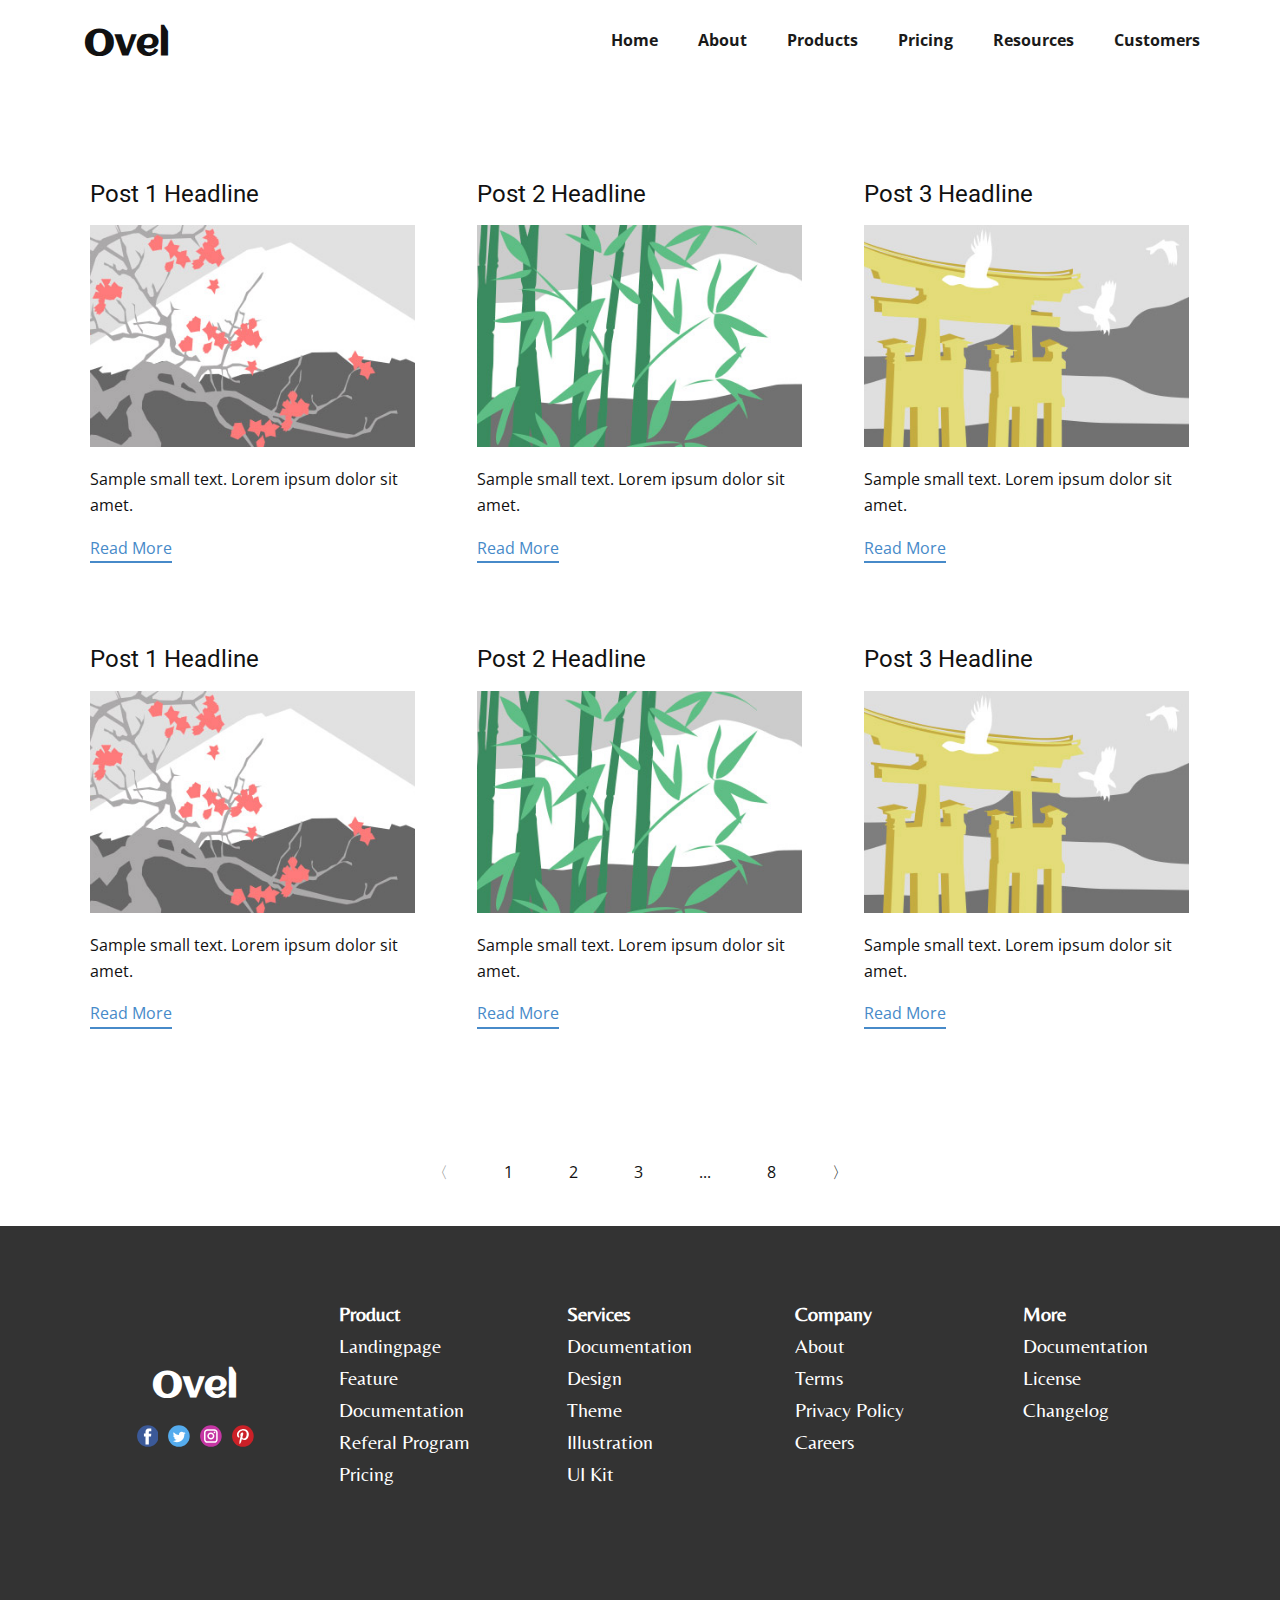
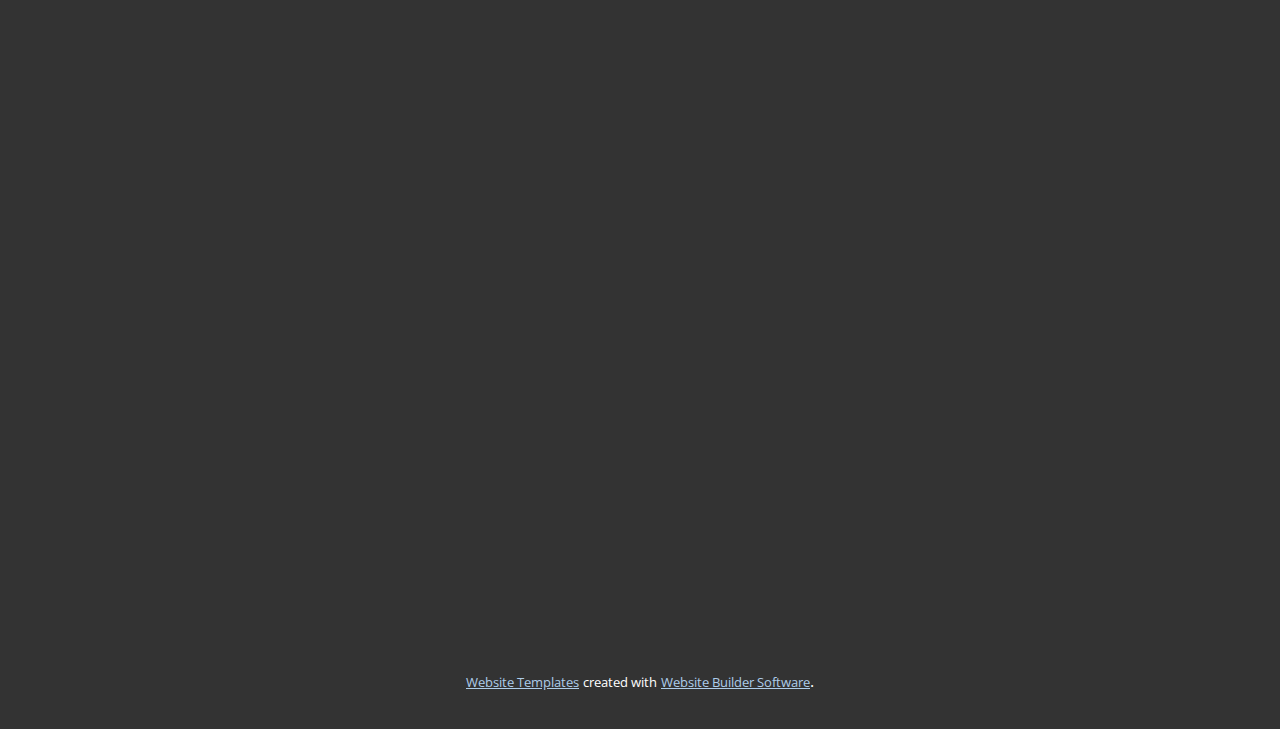
<file: blog/blog.html>
<html style="font-size: 16px;"><head>
    <meta name="viewport" content="width=device-width, initial-scale=1.0">
    <meta charset="utf-8">
    <meta name="keywords" content="Ovel, Ovel, ProductLandingpageFeatureDocumentationReferal ProgramPricing, ServicesDocumentationDesignThemeIllustrationUI Kit">
    <meta name="description" content="">
    <meta name="page_type" content="np-template-header-footer-from-plugin">
    <title>Blog Template</title>
    <link rel="stylesheet" href="../nicepage.css" media="screen">
<link rel="stylesheet" href="../Blog-Template.css" media="screen">
    <script class="u-script" type="text/javascript" src="../jquery.js" defer=""></script>
    <script class="u-script" type="text/javascript" src="../nicepage.js" defer=""></script>
    <meta name="generator" content="Nicepage 3.6.2, nicepage.com">
    <link id="u-theme-google-font" rel="stylesheet" href="https://fonts.googleapis.com/css?family=Roboto:100,100i,300,300i,400,400i,500,500i,700,700i,900,900i|Open+Sans:300,300i,400,400i,600,600i,700,700i,800,800i">
    <link id="u-page-google-font" rel="stylesheet" href="https://fonts.googleapis.com/css?family=Aclonica:400|Belleza:400">
    
    
    
    <script type="application/ld+json">{
		"@context": "http://schema.org",
		"@type": "Organization",
		"name": "",
		"url": "index.html",
		"sameAs": []
}</script>
    <meta property="og:title" content="Blog Template">
    <meta property="og:type" content="website">
    <meta name="theme-color" content="#478ac9">
    <link rel="canonical" href="../index.html">
    <meta property="og:url" content="index.html">
  </head>
  <body class="u-body"><header class="u-clearfix u-header u-header" id="sec-e375"><div class="u-clearfix u-sheet u-sheet-1">
        <nav class="u-menu u-menu-dropdown u-offcanvas u-menu-1">
          <div class="menu-collapse" style="font-size: 1rem; letter-spacing: 0px; font-weight: 700;">
            <a class="u-button-style u-custom-border u-custom-border-color u-custom-left-right-menu-spacing u-custom-padding-bottom u-custom-text-color u-custom-top-bottom-menu-spacing u-nav-link u-text-active-palette-1-base u-text-hover-palette-2-base" href="#">
              <svg><use xmlns:xlink="http://www.w3.org/1999/xlink" xlink:href="#menu-hamburger"></use></svg>
              <svg version="1.1" xmlns="http://www.w3.org/2000/svg" xmlns:xlink="http://www.w3.org/1999/xlink"><defs><symbol id="menu-hamburger" viewBox="0 0 16 16" style="width: 16px; height: 16px;"><rect y="1" width="16" height="2"></rect><rect y="7" width="16" height="2"></rect><rect y="13" width="16" height="2"></rect>
</symbol>
</defs></svg>
            </a>
          </div>
          <div class="u-custom-menu u-nav-container">
            <ul class="u-nav u-spacing-20 u-unstyled u-nav-1"><li class="u-nav-item"><a class="u-button-style u-nav-link u-text-active-palette-1-base u-text-grey-90 u-text-hover-palette-2-base" href="../Home.html" style="padding: 10px;">Home</a>
</li><li class="u-nav-item"><a class="u-button-style u-nav-link u-text-active-palette-1-base u-text-grey-90 u-text-hover-palette-2-base" href="../About.html" style="padding: 10px;">About</a>
</li><li class="u-nav-item"><a class="u-button-style u-nav-link u-text-active-palette-1-base u-text-grey-90 u-text-hover-palette-2-base" href="../Products.html" style="padding: 10px;">Products</a>
</li><li class="u-nav-item"><a class="u-button-style u-nav-link u-text-active-palette-1-base u-text-grey-90 u-text-hover-palette-2-base" style="padding: 10px;">Pricing</a>
</li><li class="u-nav-item"><a class="u-button-style u-nav-link u-text-active-palette-1-base u-text-grey-90 u-text-hover-palette-2-base" style="padding: 10px;">Resources</a>
</li><li class="u-nav-item"><a class="u-button-style u-nav-link u-text-active-palette-1-base u-text-grey-90 u-text-hover-palette-2-base" style="padding: 10px;">Customers</a>
</li></ul>
          </div>
          <div class="u-custom-menu u-nav-container-collapse">
            <div class="u-black u-container-style u-inner-container-layout u-opacity u-opacity-95 u-sidenav">
              <div class="u-sidenav-overflow">
                <div class="u-menu-close"></div>
                <ul class="u-align-center u-nav u-popupmenu-items u-unstyled u-nav-2"><li class="u-nav-item"><a class="u-button-style u-nav-link" href="../Home.html" style="padding: 10px;">Home</a>
</li><li class="u-nav-item"><a class="u-button-style u-nav-link" href="../About.html" style="padding: 10px;">About</a>
</li><li class="u-nav-item"><a class="u-button-style u-nav-link" href="../Products.html" style="padding: 10px;">Products</a>
</li><li class="u-nav-item"><a class="u-button-style u-nav-link" style="padding: 10px;">Pricing</a>
</li><li class="u-nav-item"><a class="u-button-style u-nav-link" style="padding: 10px;">Resources</a>
</li><li class="u-nav-item"><a class="u-button-style u-nav-link" style="padding: 10px;">Customers</a>
</li></ul>
              </div>
            </div>
            <div class="u-black u-menu-overlay u-opacity u-opacity-70"></div>
          </div>
        </nav>
        <h2 class="u-align-left u-custom-font u-text u-text-body-color u-text-default u-text-1">Ovel</h2>
      </div></header>
    <section class="u-clearfix u-section-1" id="sec-e6d4">
      <div class="u-clearfix u-sheet u-valign-middle u-sheet-1"><!--blog--><!--blog_options_json--><!--{"type":"Recent","source":"","tags":"","count":3}--><!--/blog_options_json-->
        <div class="u-blog u-expanded-width u-repeater u-repeater-1"><!--blog_post-->
          <div class="u-blog-post u-container-style u-repeater-item u-white u-repeater-item-1">
            <div class="u-container-layout u-similar-container u-valign-top u-container-layout-1"><!--blog_post_header-->
              <h4 class="u-blog-control u-text u-text-1">
                <a class="u-post-header-link" href="../blog/post.html"><!--blog_post_header_content-->Post 1 Headline<!--/blog_post_header_content--></a>
              </h4><!--/blog_post_header--><!--blog_post_image-->
              <a class="u-post-header-link" href="../blog/post.html"><img alt="" class="u-blog-control u-expanded-width u-image u-image-default u-image-1" src="../images/1.jpeg"></a><!--/blog_post_image--><!--blog_post_content-->
              <div class="u-blog-control u-post-content u-text u-text-2 fr-view">Sample small text. Lorem ipsum dolor sit amet.</div><!--/blog_post_content--><!--blog_post_readmore-->
              <a href="../blog/post.html" class="u-blog-control u-border-2 u-border-palette-1-base u-btn u-btn-rectangle u-button-style u-none u-btn-1"><!--blog_post_readmore_content-->Read More<!--/blog_post_readmore_content--></a><!--/blog_post_readmore-->
            </div>
          </div><div class="u-blog-post u-container-style u-repeater-item u-video-cover u-white">
            <div class="u-container-layout u-similar-container u-valign-top u-container-layout-2"><!--blog_post_header-->
              <h4 class="u-blog-control u-text u-text-3">
                <a class="u-post-header-link" href="../blog/post-1.html"><!--blog_post_header_content-->Post 2 Headline<!--/blog_post_header_content--></a>
              </h4><!--/blog_post_header--><!--blog_post_image-->
              <a class="u-post-header-link" href="../blog/post-1.html"><img alt="" class="u-blog-control u-expanded-width u-image u-image-default u-image-2" src="../images/2.jpeg"></a><!--/blog_post_image--><!--blog_post_content-->
              <div class="u-blog-control u-post-content u-text u-text-4 fr-view">Sample small text. Lorem ipsum dolor sit amet.</div><!--/blog_post_content--><!--blog_post_readmore-->
              <a href="../blog/post-1.html" class="u-blog-control u-border-2 u-border-palette-1-base u-btn u-btn-rectangle u-button-style u-none u-btn-2"><!--blog_post_readmore_content-->Read More<!--/blog_post_readmore_content--></a><!--/blog_post_readmore-->
            </div>
          </div><div class="u-blog-post u-container-style u-repeater-item u-video-cover u-white">
            <div class="u-container-layout u-similar-container u-valign-top u-container-layout-3"><!--blog_post_header-->
              <h4 class="u-blog-control u-text u-text-5">
                <a class="u-post-header-link" href="../blog/post-2.html"><!--blog_post_header_content-->Post 3 Headline<!--/blog_post_header_content--></a>
              </h4><!--/blog_post_header--><!--blog_post_image-->
              <a class="u-post-header-link" href="../blog/post-2.html"><img alt="" class="u-blog-control u-expanded-width u-image u-image-default u-image-3" src="../images/3.jpeg"></a><!--/blog_post_image--><!--blog_post_content-->
              <div class="u-blog-control u-post-content u-text u-text-6 fr-view">Sample small text. Lorem ipsum dolor sit amet.</div><!--/blog_post_content--><!--blog_post_readmore-->
              <a href="../blog/post-2.html" class="u-blog-control u-border-2 u-border-palette-1-base u-btn u-btn-rectangle u-button-style u-none u-btn-3"><!--blog_post_readmore_content-->Read More<!--/blog_post_readmore_content--></a><!--/blog_post_readmore-->
            </div>
          </div><div class="u-blog-post u-container-style u-repeater-item u-white u-repeater-item-1">
            <div class="u-container-layout u-similar-container u-valign-top u-container-layout-1"><!--blog_post_header-->
              <h4 class="u-blog-control u-text u-text-1">
                <a class="u-post-header-link" href="../blog/post-3.html"><!--blog_post_header_content-->Post 1 Headline<!--/blog_post_header_content--></a>
              </h4><!--/blog_post_header--><!--blog_post_image-->
              <a class="u-post-header-link" href="../blog/post-3.html"><img alt="" class="u-blog-control u-expanded-width u-image u-image-default u-image-1" src="../images/1.jpeg"></a><!--/blog_post_image--><!--blog_post_content-->
              <div class="u-blog-control u-post-content u-text u-text-2 fr-view">Sample small text. Lorem ipsum dolor sit amet.</div><!--/blog_post_content--><!--blog_post_readmore-->
              <a href="../blog/post-3.html" class="u-blog-control u-border-2 u-border-palette-1-base u-btn u-btn-rectangle u-button-style u-none u-btn-1"><!--blog_post_readmore_content-->Read More<!--/blog_post_readmore_content--></a><!--/blog_post_readmore-->
            </div>
          </div><div class="u-blog-post u-container-style u-repeater-item u-video-cover u-white">
            <div class="u-container-layout u-similar-container u-valign-top u-container-layout-2"><!--blog_post_header-->
              <h4 class="u-blog-control u-text u-text-3">
                <a class="u-post-header-link" href="../blog/post-4.html"><!--blog_post_header_content-->Post 2 Headline<!--/blog_post_header_content--></a>
              </h4><!--/blog_post_header--><!--blog_post_image-->
              <a class="u-post-header-link" href="../blog/post-4.html"><img alt="" class="u-blog-control u-expanded-width u-image u-image-default u-image-2" src="../images/2.jpeg"></a><!--/blog_post_image--><!--blog_post_content-->
              <div class="u-blog-control u-post-content u-text u-text-4 fr-view">Sample small text. Lorem ipsum dolor sit amet.</div><!--/blog_post_content--><!--blog_post_readmore-->
              <a href="../blog/post-4.html" class="u-blog-control u-border-2 u-border-palette-1-base u-btn u-btn-rectangle u-button-style u-none u-btn-2"><!--blog_post_readmore_content-->Read More<!--/blog_post_readmore_content--></a><!--/blog_post_readmore-->
            </div>
          </div><div class="u-blog-post u-container-style u-repeater-item u-video-cover u-white">
            <div class="u-container-layout u-similar-container u-valign-top u-container-layout-3"><!--blog_post_header-->
              <h4 class="u-blog-control u-text u-text-5">
                <a class="u-post-header-link" href="../blog/post-5.html"><!--blog_post_header_content-->Post 3 Headline<!--/blog_post_header_content--></a>
              </h4><!--/blog_post_header--><!--blog_post_image-->
              <a class="u-post-header-link" href="../blog/post-5.html"><img alt="" class="u-blog-control u-expanded-width u-image u-image-default u-image-3" src="../images/3.jpeg"></a><!--/blog_post_image--><!--blog_post_content-->
              <div class="u-blog-control u-post-content u-text u-text-6 fr-view">Sample small text. Lorem ipsum dolor sit amet.</div><!--/blog_post_content--><!--blog_post_readmore-->
              <a href="../blog/post-5.html" class="u-blog-control u-border-2 u-border-palette-1-base u-btn u-btn-rectangle u-button-style u-none u-btn-3"><!--blog_post_readmore_content-->Read More<!--/blog_post_readmore_content--></a><!--/blog_post_readmore-->
            </div>
          </div><!--/blog_post--><!--blog_post-->
          <!--/blog_post--><!--blog_post-->
          <!--/blog_post-->
        </div><!--/blog-->
      </div>
    </section>
    <section class="u-clearfix u-section-2" id="sec-682c">
      <div class="u-clearfix u-sheet u-sheet-1">
        <ul class="responsive-style1 u-pagination u-unstyled u-pagination-1">
          <li class="disabled prev u-nav-item u-pagination-item">
            <a class="u-button-style u-nav-link" href="#" style="padding: 16px 28px;">〈</a>
          </li>
          <li class="active u-nav-item u-pagination-item">
            <a class="u-button-style u-nav-link" href="#" style="padding: 16px 28px;">1</a>
          </li>
          <li class="u-nav-item u-pagination-item">
            <a class="u-button-style u-nav-link" href="#" style="padding: 16px 28px;">2</a>
          </li>
          <li class="u-nav-item u-pagination-item">
            <a class="u-button-style u-nav-link" href="#" style="padding: 16px 28px;">3</a>
          </li>
          <li class="u-nav-item u-pagination-item u-pagination-separator">
            <a class="u-button-style u-nav-link" href="#" style="padding: 16px 28px;">...</a>
          </li>
          <li class="u-nav-item u-pagination-item">
            <a class="u-button-style u-nav-link" href="#" style="padding: 16px 28px;">8</a>
          </li>
          <li class="next u-nav-item u-pagination-item">
            <a class="u-button-style u-nav-link" href="#" style="padding: 16px 28px;">〉</a>
          </li>
        </ul>
      </div>
    </section>
    
    
    <footer class="u-clearfix u-footer u-grey-80 u-footer" id="sec-c7bf"><div class="u-clearfix u-sheet u-sheet-1">
        <div class="u-clearfix u-layout-wrap u-layout-wrap-1">
          <div class="u-layout">
            <div class="u-layout-row">
              <div class="u-container-style u-layout-cell u-size-12 u-size-20-md u-layout-cell-1">
                <div class="u-container-layout u-container-layout-1">
                  <h2 class="u-custom-font u-text u-text-default u-text-1">Ovel</h2>
                  <div class="u-social-icons u-spacing-10 u-social-icons-1">
                    <a class="u-social-url" title="facebook" target="_blank" href=""><span class="u-icon u-icon-circle u-social-facebook u-social-icon u-icon-1"><svg class="u-svg-link" preserveAspectRatio="xMidYMin slice" viewBox="0 0 112 112" style=""><use xmlns:xlink="http://www.w3.org/1999/xlink" xlink:href="#svg-a1be"></use></svg><svg class="u-svg-content" id="svg-a1be" style="color: rgb(59, 89, 152);"><circle fill="currentColor" cx="56.1" cy="56.1" r="55"></circle><path fill="#FFFFFF" d="M73.5,31.6h-9.1c-1.4,0-3.6,0.8-3.6,3.9v8.5h12.6L72,58.3H60.8v40.8H43.9V58.3h-8V43.9h8v-9.2
            c0-6.7,3.1-17,17-17h12.5v13.9H73.5z"></path></svg></span>
                    </a>
                    <a class="u-social-url" title="twitter" target="_blank" href=""><span class="u-icon u-icon-circle u-social-icon u-social-twitter u-icon-2"><svg class="u-svg-link" preserveAspectRatio="xMidYMin slice" viewBox="0 0 112 112" style=""><use xmlns:xlink="http://www.w3.org/1999/xlink" xlink:href="#svg-d6ec"></use></svg><svg class="u-svg-content" id="svg-d6ec" style="color: rgb(85, 172, 238);"><circle fill="currentColor" class="st0" cx="56.1" cy="56.1" r="55"></circle><path fill="#FFFFFF" d="M83.8,47.3c0,0.6,0,1.2,0,1.7c0,17.7-13.5,38.2-38.2,38.2C38,87.2,31,85,25,81.2c1,0.1,2.1,0.2,3.2,0.2
            c6.3,0,12.1-2.1,16.7-5.7c-5.9-0.1-10.8-4-12.5-9.3c0.8,0.2,1.7,0.2,2.5,0.2c1.2,0,2.4-0.2,3.5-0.5c-6.1-1.2-10.8-6.7-10.8-13.1
            c0-0.1,0-0.1,0-0.2c1.8,1,3.9,1.6,6.1,1.7c-3.6-2.4-6-6.5-6-11.2c0-2.5,0.7-4.8,1.8-6.7c6.6,8.1,16.5,13.5,27.6,14
            c-0.2-1-0.3-2-0.3-3.1c0-7.4,6-13.4,13.4-13.4c3.9,0,7.3,1.6,9.8,4.2c3.1-0.6,5.9-1.7,8.5-3.3c-1,3.1-3.1,5.8-5.9,7.4
            c2.7-0.3,5.3-1,7.7-2.1C88.7,43,86.4,45.4,83.8,47.3z"></path></svg></span>
                    </a>
                    <a class="u-social-url" title="instagram" target="_blank" href=""><span class="u-icon u-icon-circle u-social-icon u-social-instagram u-icon-3"><svg class="u-svg-link" preserveAspectRatio="xMidYMin slice" viewBox="0 0 112 112" style=""><use xmlns:xlink="http://www.w3.org/1999/xlink" xlink:href="#svg-d44e"></use></svg><svg class="u-svg-content" id="svg-d44e" style="color: rgb(197, 54, 164);"><circle fill="currentColor" cx="56.1" cy="56.1" r="55"></circle><path fill="#FFFFFF" d="M55.9,38.2c-9.9,0-17.9,8-17.9,17.9C38,66,46,74,55.9,74c9.9,0,17.9-8,17.9-17.9C73.8,46.2,65.8,38.2,55.9,38.2
            z M55.9,66.4c-5.7,0-10.3-4.6-10.3-10.3c-0.1-5.7,4.6-10.3,10.3-10.3c5.7,0,10.3,4.6,10.3,10.3C66.2,61.8,61.6,66.4,55.9,66.4z"></path><path fill="#FFFFFF" d="M74.3,33.5c-2.3,0-4.2,1.9-4.2,4.2s1.9,4.2,4.2,4.2s4.2-1.9,4.2-4.2S76.6,33.5,74.3,33.5z"></path><path fill="#FFFFFF" d="M73.1,21.3H38.6c-9.7,0-17.5,7.9-17.5,17.5v34.5c0,9.7,7.9,17.6,17.5,17.6h34.5c9.7,0,17.5-7.9,17.5-17.5V38.8
            C90.6,29.1,82.7,21.3,73.1,21.3z M83,73.3c0,5.5-4.5,9.9-9.9,9.9H38.6c-5.5,0-9.9-4.5-9.9-9.9V38.8c0-5.5,4.5-9.9,9.9-9.9h34.5
            c5.5,0,9.9,4.5,9.9,9.9V73.3z"></path></svg></span>
                    </a>
                    <a class="u-social-url" title="pinterest" target="_blank" href=""><span class="u-icon u-icon-circle u-social-icon u-social-pinterest u-icon-4"><svg class="u-svg-link" preserveAspectRatio="xMidYMin slice" viewBox="0 0 112 112" style=""><use xmlns:xlink="http://www.w3.org/1999/xlink" xlink:href="#svg-533a"></use></svg><svg class="u-svg-content" id="svg-533a" style="color: rgb(203, 32, 39);"><circle fill="currentColor" cx="56.1" cy="56.1" r="55"></circle><path fill="#FFFFFF" d="M61.1,76.9c-4.7-0.3-6.7-2.7-10.3-5c-2,10.7-4.6,20.9-11.9,26.2c-2.2-16.1,3.3-28.2,5.9-41
            c-4.4-7.5,0.6-22.5,9.9-18.8c11.6,4.6-10,27.8,4.4,30.7C74.2,72,80.3,42.8,71,33.4C57.5,19.6,31.7,33,34.9,52.6
            c0.8,4.8,5.8,6.2,2,12.9c-8.7-1.9-11.2-8.8-10.9-17.8C26.5,32.8,39.3,22.5,52.2,21c16.3-1.9,31.6,5.9,33.7,21.2
            C88.2,59.5,78.6,78.2,61.1,76.9z"></path></svg></span>
                    </a>
                  </div>
                </div>
              </div>
              <div class="u-container-style u-layout-cell u-size-12 u-size-20-md u-layout-cell-2">
                <div class="u-container-layout u-container-layout-2">
                  <h2 class="u-custom-font u-text u-text-default u-text-2">
                    <span style="font-weight: 700;">Product</span>
                    <br>
                    <br>Landingpage<br>
                    <br>Feature<br>
                    <br>Documentation<br>
                    <br>Referal Program<br>
                    <br>Pricing
                  </h2>
                </div>
              </div>
              <div class="u-container-style u-layout-cell u-size-12 u-size-20-md u-layout-cell-3">
                <div class="u-container-layout u-container-layout-3">
                  <h2 class="u-custom-font u-text u-text-default u-text-3">
                    <span style="font-weight: 700;">Services</span>
                    <br>
                    <br>Documentation<br>
                    <br>Design<br>
                    <br>Theme<br>
                    <br>Illustration<br>
                    <br>UI Kit
                  </h2>
                </div>
              </div>
              <div class="u-container-style u-layout-cell u-size-12 u-size-30-md u-layout-cell-4">
                <div class="u-container-layout u-container-layout-4">
                  <h4 class="u-custom-font u-text u-text-default u-text-4">
                    <span style="font-weight: 700;">Company</span>
                    <br>
                    <br>About<br>
                    <br>Terms<br>
                    <br>Privacy Policy<br>
                    <br>Careers<br>
                    <br>
                  </h4>
                </div>
              </div>
              <div class="u-container-style u-layout-cell u-size-12 u-size-30-md u-layout-cell-5">
                <div class="u-container-layout u-valign-top u-container-layout-5">
                  <h5 class="u-custom-font u-text u-text-default u-text-5">
                    <span style="font-weight: 700;">More</span>
                    <br>
                    <br>Documentation<br>
                    <br>License<br>
                    <br>Changelog
                  </h5>
                </div>
              </div>
            </div>
          </div>
        </div>
      </div></footer>
    <section class="u-backlink u-clearfix u-grey-80">
      <a class="u-link" href="https://nicepage.com/website-templates" target="_blank">
        <span>Website Templates</span>
      </a>
      <p class="u-text">
        <span>created with</span>
      </p>
      <a class="u-link" href="https://nicepage.com/" target="_blank">
        <span>Website Builder Software</span>
      </a>. 
    </section>
  
</body></html>
</file>
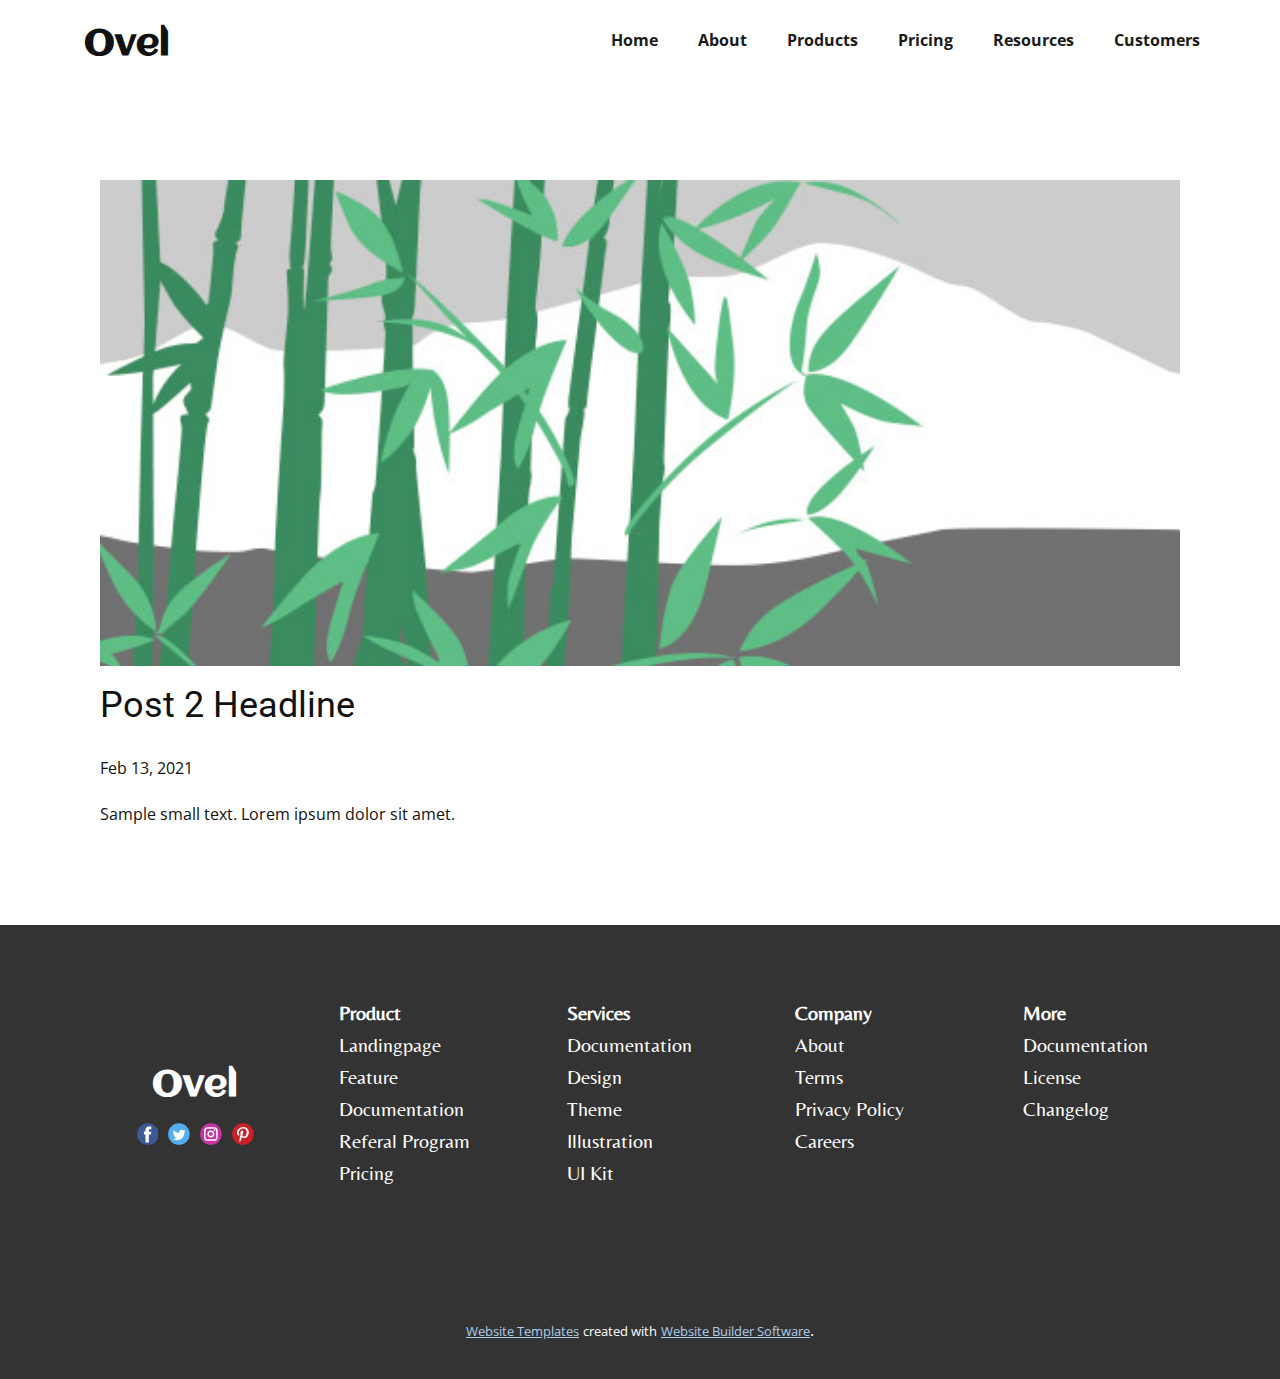
<file: blog/post-1.html>
<!doctype html>
<html style="font-size: 16px;"><head>
    <meta name="viewport" content="width=device-width, initial-scale=1.0">
    <meta charset="utf-8">
    <meta name="keywords" content="Post 1 Headline">
    <meta name="description" content="">
    <meta name="page_type" content="np-template-header-footer-from-plugin">
    <title>Post 2 Headline</title>
    <link rel="stylesheet" href="../nicepage.css" media="screen">
<link rel="stylesheet" href="../Post-Template.css" media="screen">
    <script class="u-script" type="text/javascript" src="../jquery.js" defer=""></script>
    <script class="u-script" type="text/javascript" src="../nicepage.js" defer=""></script>
    <meta name="generator" content="Nicepage 3.6.2, nicepage.com">
    <link id="u-theme-google-font" rel="stylesheet" href="https://fonts.googleapis.com/css?family=Roboto:100,100i,300,300i,400,400i,500,500i,700,700i,900,900i|Open+Sans:300,300i,400,400i,600,600i,700,700i,800,800i">
    <link id="u-page-google-font" rel="stylesheet" href="https://fonts.googleapis.com/css?family=Aclonica:400|Belleza:400">
    
    
    <script type="application/ld+json">{
		"@context": "http://schema.org",
		"@type": "Organization",
		"name": "",
		"url": "index.html",
		"sameAs": []
}</script>
    <meta property="og:title" content="Post Template">
    <meta property="og:type" content="website">
    <meta name="theme-color" content="#478ac9">
    <link rel="canonical" href="../index.html">
    <meta property="og:url" content="index.html">
  </head>
  <body class="u-body"><header class="u-clearfix u-header u-header" id="sec-e375"><div class="u-clearfix u-sheet u-sheet-1">
        <nav class="u-menu u-menu-dropdown u-offcanvas u-menu-1">
          <div class="menu-collapse" style="font-size: 1rem; letter-spacing: 0px; font-weight: 700;">
            <a class="u-button-style u-custom-border u-custom-border-color u-custom-left-right-menu-spacing u-custom-padding-bottom u-custom-text-color u-custom-top-bottom-menu-spacing u-nav-link u-text-active-palette-1-base u-text-hover-palette-2-base" href="#">
              <svg><use xmlns:xlink="http://www.w3.org/1999/xlink" xlink:href="#menu-hamburger"></use></svg>
              <svg version="1.1" xmlns="http://www.w3.org/2000/svg" xmlns:xlink="http://www.w3.org/1999/xlink"><defs><symbol id="menu-hamburger" viewBox="0 0 16 16" style="width: 16px; height: 16px;"><rect y="1" width="16" height="2"></rect><rect y="7" width="16" height="2"></rect><rect y="13" width="16" height="2"></rect>
</symbol>
</defs></svg>
            </a>
          </div>
          <div class="u-custom-menu u-nav-container">
            <ul class="u-nav u-spacing-20 u-unstyled u-nav-1"><li class="u-nav-item"><a class="u-button-style u-nav-link u-text-active-palette-1-base u-text-grey-90 u-text-hover-palette-2-base" href="../Home.html" style="padding: 10px;">Home</a>
</li><li class="u-nav-item"><a class="u-button-style u-nav-link u-text-active-palette-1-base u-text-grey-90 u-text-hover-palette-2-base" href="../About.html" style="padding: 10px;">About</a>
</li><li class="u-nav-item"><a class="u-button-style u-nav-link u-text-active-palette-1-base u-text-grey-90 u-text-hover-palette-2-base" href="../Products.html" style="padding: 10px;">Products</a>
</li><li class="u-nav-item"><a class="u-button-style u-nav-link u-text-active-palette-1-base u-text-grey-90 u-text-hover-palette-2-base" style="padding: 10px;">Pricing</a>
</li><li class="u-nav-item"><a class="u-button-style u-nav-link u-text-active-palette-1-base u-text-grey-90 u-text-hover-palette-2-base" style="padding: 10px;">Resources</a>
</li><li class="u-nav-item"><a class="u-button-style u-nav-link u-text-active-palette-1-base u-text-grey-90 u-text-hover-palette-2-base" style="padding: 10px;">Customers</a>
</li></ul>
          </div>
          <div class="u-custom-menu u-nav-container-collapse">
            <div class="u-black u-container-style u-inner-container-layout u-opacity u-opacity-95 u-sidenav">
              <div class="u-sidenav-overflow">
                <div class="u-menu-close"></div>
                <ul class="u-align-center u-nav u-popupmenu-items u-unstyled u-nav-2"><li class="u-nav-item"><a class="u-button-style u-nav-link" href="../Home.html" style="padding: 10px;">Home</a>
</li><li class="u-nav-item"><a class="u-button-style u-nav-link" href="../About.html" style="padding: 10px;">About</a>
</li><li class="u-nav-item"><a class="u-button-style u-nav-link" href="../Products.html" style="padding: 10px;">Products</a>
</li><li class="u-nav-item"><a class="u-button-style u-nav-link" style="padding: 10px;">Pricing</a>
</li><li class="u-nav-item"><a class="u-button-style u-nav-link" style="padding: 10px;">Resources</a>
</li><li class="u-nav-item"><a class="u-button-style u-nav-link" style="padding: 10px;">Customers</a>
</li></ul>
              </div>
            </div>
            <div class="u-black u-menu-overlay u-opacity u-opacity-70"></div>
          </div>
        </nav>
        <h2 class="u-align-left u-custom-font u-text u-text-body-color u-text-default u-text-1">Ovel</h2>
      </div></header>
    <section class="u-align-center u-clearfix u-section-1" id="sec-ed85">
      <div class="u-clearfix u-sheet u-valign-middle-md u-valign-middle-sm u-valign-middle-xs u-sheet-1"><!--post_details--><!--post_details_options_json--><!--{"source":""}--><!--/post_details_options_json--><!--blog_post-->
        <div class="u-container-style u-expanded-width u-post-details u-post-details-1">
          <div class="u-container-layout u-valign-middle u-container-layout-1"><!--blog_post_image-->
            <img alt="" class="u-blog-control u-expanded-width u-image u-image-default u-image-1" src="../images/2.jpeg"><!--/blog_post_image--><!--blog_post_header-->
            <h2 class="u-blog-control u-text u-text-1">Post 2 Headline</h2><!--/blog_post_header--><!--blog_post_metadata-->
            <div class="u-blog-control u-metadata u-metadata-1"><!--blog_post_metadata_date-->
              <span class="u-meta-date u-meta-icon">Feb 13, 2021</span><!--/blog_post_metadata_date--><!--blog_post_metadata_category-->
              <!--/blog_post_metadata_category--><!--blog_post_metadata_comments-->
              <!--/blog_post_metadata_comments-->
            </div><!--/blog_post_metadata--><!--blog_post_content-->
            <div class="u-align-justify u-blog-control u-post-content u-text u-text-2 fr-view">
  Sample small text. Lorem ipsum dolor sit amet.
  </div><!--/blog_post_content-->
          </div>
        </div><!--/blog_post--><!--/post_details-->
      </div>
    </section>
    
    
    <footer class="u-clearfix u-footer u-grey-80 u-footer" id="sec-c7bf"><div class="u-clearfix u-sheet u-sheet-1">
        <div class="u-clearfix u-layout-wrap u-layout-wrap-1">
          <div class="u-layout">
            <div class="u-layout-row">
              <div class="u-container-style u-layout-cell u-size-12 u-size-20-md u-layout-cell-1">
                <div class="u-container-layout u-container-layout-1">
                  <h2 class="u-custom-font u-text u-text-default u-text-1">Ovel</h2>
                  <div class="u-social-icons u-spacing-10 u-social-icons-1">
                    <a class="u-social-url" title="facebook" target="_blank" href=""><span class="u-icon u-icon-circle u-social-facebook u-social-icon u-icon-1"><svg class="u-svg-link" preserveAspectRatio="xMidYMin slice" viewBox="0 0 112 112" style=""><use xmlns:xlink="http://www.w3.org/1999/xlink" xlink:href="#svg-a1be"></use></svg><svg class="u-svg-content" id="svg-a1be" style="color: rgb(59, 89, 152);"><circle fill="currentColor" cx="56.1" cy="56.1" r="55"></circle><path fill="#FFFFFF" d="M73.5,31.6h-9.1c-1.4,0-3.6,0.8-3.6,3.9v8.5h12.6L72,58.3H60.8v40.8H43.9V58.3h-8V43.9h8v-9.2
            c0-6.7,3.1-17,17-17h12.5v13.9H73.5z"></path></svg></span>
                    </a>
                    <a class="u-social-url" title="twitter" target="_blank" href=""><span class="u-icon u-icon-circle u-social-icon u-social-twitter u-icon-2"><svg class="u-svg-link" preserveAspectRatio="xMidYMin slice" viewBox="0 0 112 112" style=""><use xmlns:xlink="http://www.w3.org/1999/xlink" xlink:href="#svg-d6ec"></use></svg><svg class="u-svg-content" id="svg-d6ec" style="color: rgb(85, 172, 238);"><circle fill="currentColor" class="st0" cx="56.1" cy="56.1" r="55"></circle><path fill="#FFFFFF" d="M83.8,47.3c0,0.6,0,1.2,0,1.7c0,17.7-13.5,38.2-38.2,38.2C38,87.2,31,85,25,81.2c1,0.1,2.1,0.2,3.2,0.2
            c6.3,0,12.1-2.1,16.7-5.7c-5.9-0.1-10.8-4-12.5-9.3c0.8,0.2,1.7,0.2,2.5,0.2c1.2,0,2.4-0.2,3.5-0.5c-6.1-1.2-10.8-6.7-10.8-13.1
            c0-0.1,0-0.1,0-0.2c1.8,1,3.9,1.6,6.1,1.7c-3.6-2.4-6-6.5-6-11.2c0-2.5,0.7-4.8,1.8-6.7c6.6,8.1,16.5,13.5,27.6,14
            c-0.2-1-0.3-2-0.3-3.1c0-7.4,6-13.4,13.4-13.4c3.9,0,7.3,1.6,9.8,4.2c3.1-0.6,5.9-1.7,8.5-3.3c-1,3.1-3.1,5.8-5.9,7.4
            c2.7-0.3,5.3-1,7.7-2.1C88.7,43,86.4,45.4,83.8,47.3z"></path></svg></span>
                    </a>
                    <a class="u-social-url" title="instagram" target="_blank" href=""><span class="u-icon u-icon-circle u-social-icon u-social-instagram u-icon-3"><svg class="u-svg-link" preserveAspectRatio="xMidYMin slice" viewBox="0 0 112 112" style=""><use xmlns:xlink="http://www.w3.org/1999/xlink" xlink:href="#svg-d44e"></use></svg><svg class="u-svg-content" id="svg-d44e" style="color: rgb(197, 54, 164);"><circle fill="currentColor" cx="56.1" cy="56.1" r="55"></circle><path fill="#FFFFFF" d="M55.9,38.2c-9.9,0-17.9,8-17.9,17.9C38,66,46,74,55.9,74c9.9,0,17.9-8,17.9-17.9C73.8,46.2,65.8,38.2,55.9,38.2
            z M55.9,66.4c-5.7,0-10.3-4.6-10.3-10.3c-0.1-5.7,4.6-10.3,10.3-10.3c5.7,0,10.3,4.6,10.3,10.3C66.2,61.8,61.6,66.4,55.9,66.4z"></path><path fill="#FFFFFF" d="M74.3,33.5c-2.3,0-4.2,1.9-4.2,4.2s1.9,4.2,4.2,4.2s4.2-1.9,4.2-4.2S76.6,33.5,74.3,33.5z"></path><path fill="#FFFFFF" d="M73.1,21.3H38.6c-9.7,0-17.5,7.9-17.5,17.5v34.5c0,9.7,7.9,17.6,17.5,17.6h34.5c9.7,0,17.5-7.9,17.5-17.5V38.8
            C90.6,29.1,82.7,21.3,73.1,21.3z M83,73.3c0,5.5-4.5,9.9-9.9,9.9H38.6c-5.5,0-9.9-4.5-9.9-9.9V38.8c0-5.5,4.5-9.9,9.9-9.9h34.5
            c5.5,0,9.9,4.5,9.9,9.9V73.3z"></path></svg></span>
                    </a>
                    <a class="u-social-url" title="pinterest" target="_blank" href=""><span class="u-icon u-icon-circle u-social-icon u-social-pinterest u-icon-4"><svg class="u-svg-link" preserveAspectRatio="xMidYMin slice" viewBox="0 0 112 112" style=""><use xmlns:xlink="http://www.w3.org/1999/xlink" xlink:href="#svg-533a"></use></svg><svg class="u-svg-content" id="svg-533a" style="color: rgb(203, 32, 39);"><circle fill="currentColor" cx="56.1" cy="56.1" r="55"></circle><path fill="#FFFFFF" d="M61.1,76.9c-4.7-0.3-6.7-2.7-10.3-5c-2,10.7-4.6,20.9-11.9,26.2c-2.2-16.1,3.3-28.2,5.9-41
            c-4.4-7.5,0.6-22.5,9.9-18.8c11.6,4.6-10,27.8,4.4,30.7C74.2,72,80.3,42.8,71,33.4C57.5,19.6,31.7,33,34.9,52.6
            c0.8,4.8,5.8,6.2,2,12.9c-8.7-1.9-11.2-8.8-10.9-17.8C26.5,32.8,39.3,22.5,52.2,21c16.3-1.9,31.6,5.9,33.7,21.2
            C88.2,59.5,78.6,78.2,61.1,76.9z"></path></svg></span>
                    </a>
                  </div>
                </div>
              </div>
              <div class="u-container-style u-layout-cell u-size-12 u-size-20-md u-layout-cell-2">
                <div class="u-container-layout u-container-layout-2">
                  <h2 class="u-custom-font u-text u-text-default u-text-2">
                    <span style="font-weight: 700;">Product</span>
                    <br>
                    <br>Landingpage<br>
                    <br>Feature<br>
                    <br>Documentation<br>
                    <br>Referal Program<br>
                    <br>Pricing
                  </h2>
                </div>
              </div>
              <div class="u-container-style u-layout-cell u-size-12 u-size-20-md u-layout-cell-3">
                <div class="u-container-layout u-container-layout-3">
                  <h2 class="u-custom-font u-text u-text-default u-text-3">
                    <span style="font-weight: 700;">Services</span>
                    <br>
                    <br>Documentation<br>
                    <br>Design<br>
                    <br>Theme<br>
                    <br>Illustration<br>
                    <br>UI Kit
                  </h2>
                </div>
              </div>
              <div class="u-container-style u-layout-cell u-size-12 u-size-30-md u-layout-cell-4">
                <div class="u-container-layout u-container-layout-4">
                  <h4 class="u-custom-font u-text u-text-default u-text-4">
                    <span style="font-weight: 700;">Company</span>
                    <br>
                    <br>About<br>
                    <br>Terms<br>
                    <br>Privacy Policy<br>
                    <br>Careers<br>
                    <br>
                  </h4>
                </div>
              </div>
              <div class="u-container-style u-layout-cell u-size-12 u-size-30-md u-layout-cell-5">
                <div class="u-container-layout u-valign-top u-container-layout-5">
                  <h5 class="u-custom-font u-text u-text-default u-text-5">
                    <span style="font-weight: 700;">More</span>
                    <br>
                    <br>Documentation<br>
                    <br>License<br>
                    <br>Changelog
                  </h5>
                </div>
              </div>
            </div>
          </div>
        </div>
      </div></footer>
    <section class="u-backlink u-clearfix u-grey-80">
      <a class="u-link" href="https://nicepage.com/website-templates" target="_blank">
        <span>Website Templates</span>
      </a>
      <p class="u-text">
        <span>created with</span>
      </p>
      <a class="u-link" href="https://nicepage.com/" target="_blank">
        <span>Website Builder Software</span>
      </a>. 
    </section>
  
</body></html>
</file>
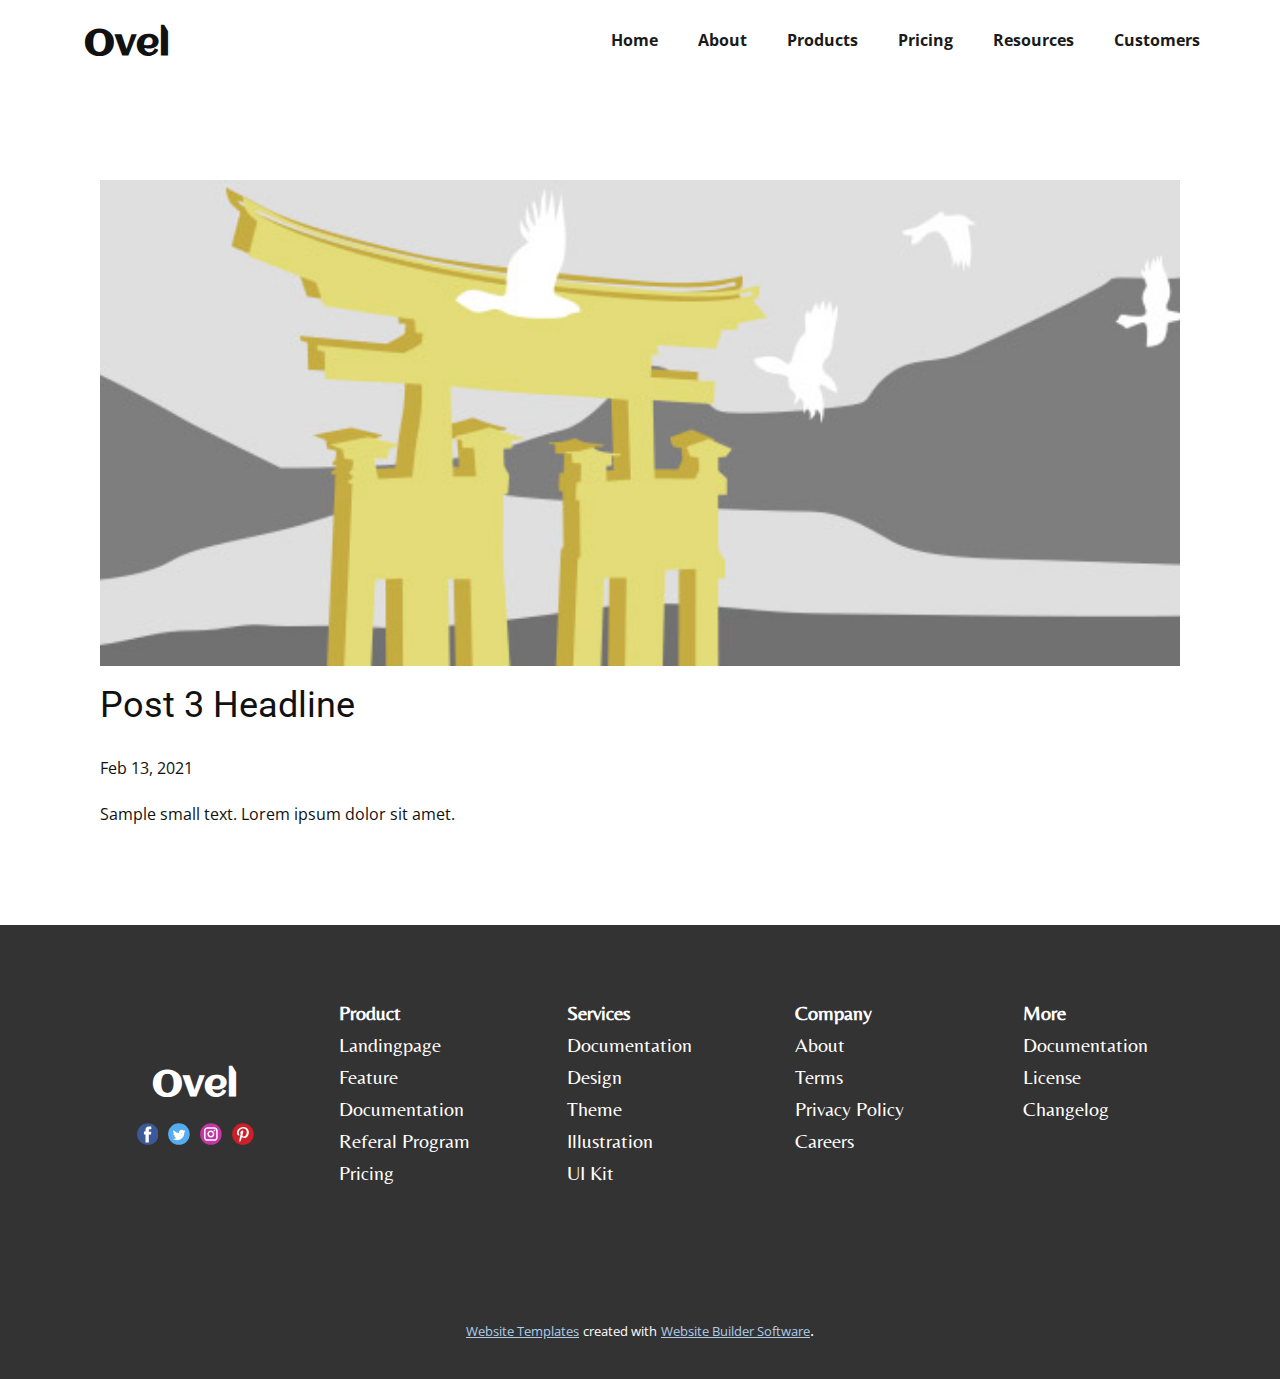
<file: blog/post-2.html>
<!doctype html>
<html style="font-size: 16px;"><head>
    <meta name="viewport" content="width=device-width, initial-scale=1.0">
    <meta charset="utf-8">
    <meta name="keywords" content="Post 1 Headline">
    <meta name="description" content="">
    <meta name="page_type" content="np-template-header-footer-from-plugin">
    <title>Post 3 Headline</title>
    <link rel="stylesheet" href="../nicepage.css" media="screen">
<link rel="stylesheet" href="../Post-Template.css" media="screen">
    <script class="u-script" type="text/javascript" src="../jquery.js" defer=""></script>
    <script class="u-script" type="text/javascript" src="../nicepage.js" defer=""></script>
    <meta name="generator" content="Nicepage 3.6.2, nicepage.com">
    <link id="u-theme-google-font" rel="stylesheet" href="https://fonts.googleapis.com/css?family=Roboto:100,100i,300,300i,400,400i,500,500i,700,700i,900,900i|Open+Sans:300,300i,400,400i,600,600i,700,700i,800,800i">
    <link id="u-page-google-font" rel="stylesheet" href="https://fonts.googleapis.com/css?family=Aclonica:400|Belleza:400">
    
    
    <script type="application/ld+json">{
		"@context": "http://schema.org",
		"@type": "Organization",
		"name": "",
		"url": "index.html",
		"sameAs": []
}</script>
    <meta property="og:title" content="Post Template">
    <meta property="og:type" content="website">
    <meta name="theme-color" content="#478ac9">
    <link rel="canonical" href="../index.html">
    <meta property="og:url" content="index.html">
  </head>
  <body class="u-body"><header class="u-clearfix u-header u-header" id="sec-e375"><div class="u-clearfix u-sheet u-sheet-1">
        <nav class="u-menu u-menu-dropdown u-offcanvas u-menu-1">
          <div class="menu-collapse" style="font-size: 1rem; letter-spacing: 0px; font-weight: 700;">
            <a class="u-button-style u-custom-border u-custom-border-color u-custom-left-right-menu-spacing u-custom-padding-bottom u-custom-text-color u-custom-top-bottom-menu-spacing u-nav-link u-text-active-palette-1-base u-text-hover-palette-2-base" href="#">
              <svg><use xmlns:xlink="http://www.w3.org/1999/xlink" xlink:href="#menu-hamburger"></use></svg>
              <svg version="1.1" xmlns="http://www.w3.org/2000/svg" xmlns:xlink="http://www.w3.org/1999/xlink"><defs><symbol id="menu-hamburger" viewBox="0 0 16 16" style="width: 16px; height: 16px;"><rect y="1" width="16" height="2"></rect><rect y="7" width="16" height="2"></rect><rect y="13" width="16" height="2"></rect>
</symbol>
</defs></svg>
            </a>
          </div>
          <div class="u-custom-menu u-nav-container">
            <ul class="u-nav u-spacing-20 u-unstyled u-nav-1"><li class="u-nav-item"><a class="u-button-style u-nav-link u-text-active-palette-1-base u-text-grey-90 u-text-hover-palette-2-base" href="../Home.html" style="padding: 10px;">Home</a>
</li><li class="u-nav-item"><a class="u-button-style u-nav-link u-text-active-palette-1-base u-text-grey-90 u-text-hover-palette-2-base" href="../About.html" style="padding: 10px;">About</a>
</li><li class="u-nav-item"><a class="u-button-style u-nav-link u-text-active-palette-1-base u-text-grey-90 u-text-hover-palette-2-base" href="../Products.html" style="padding: 10px;">Products</a>
</li><li class="u-nav-item"><a class="u-button-style u-nav-link u-text-active-palette-1-base u-text-grey-90 u-text-hover-palette-2-base" style="padding: 10px;">Pricing</a>
</li><li class="u-nav-item"><a class="u-button-style u-nav-link u-text-active-palette-1-base u-text-grey-90 u-text-hover-palette-2-base" style="padding: 10px;">Resources</a>
</li><li class="u-nav-item"><a class="u-button-style u-nav-link u-text-active-palette-1-base u-text-grey-90 u-text-hover-palette-2-base" style="padding: 10px;">Customers</a>
</li></ul>
          </div>
          <div class="u-custom-menu u-nav-container-collapse">
            <div class="u-black u-container-style u-inner-container-layout u-opacity u-opacity-95 u-sidenav">
              <div class="u-sidenav-overflow">
                <div class="u-menu-close"></div>
                <ul class="u-align-center u-nav u-popupmenu-items u-unstyled u-nav-2"><li class="u-nav-item"><a class="u-button-style u-nav-link" href="../Home.html" style="padding: 10px;">Home</a>
</li><li class="u-nav-item"><a class="u-button-style u-nav-link" href="../About.html" style="padding: 10px;">About</a>
</li><li class="u-nav-item"><a class="u-button-style u-nav-link" href="../Products.html" style="padding: 10px;">Products</a>
</li><li class="u-nav-item"><a class="u-button-style u-nav-link" style="padding: 10px;">Pricing</a>
</li><li class="u-nav-item"><a class="u-button-style u-nav-link" style="padding: 10px;">Resources</a>
</li><li class="u-nav-item"><a class="u-button-style u-nav-link" style="padding: 10px;">Customers</a>
</li></ul>
              </div>
            </div>
            <div class="u-black u-menu-overlay u-opacity u-opacity-70"></div>
          </div>
        </nav>
        <h2 class="u-align-left u-custom-font u-text u-text-body-color u-text-default u-text-1">Ovel</h2>
      </div></header>
    <section class="u-align-center u-clearfix u-section-1" id="sec-ed85">
      <div class="u-clearfix u-sheet u-valign-middle-md u-valign-middle-sm u-valign-middle-xs u-sheet-1"><!--post_details--><!--post_details_options_json--><!--{"source":""}--><!--/post_details_options_json--><!--blog_post-->
        <div class="u-container-style u-expanded-width u-post-details u-post-details-1">
          <div class="u-container-layout u-valign-middle u-container-layout-1"><!--blog_post_image-->
            <img alt="" class="u-blog-control u-expanded-width u-image u-image-default u-image-1" src="../images/3.jpeg"><!--/blog_post_image--><!--blog_post_header-->
            <h2 class="u-blog-control u-text u-text-1">Post 3 Headline</h2><!--/blog_post_header--><!--blog_post_metadata-->
            <div class="u-blog-control u-metadata u-metadata-1"><!--blog_post_metadata_date-->
              <span class="u-meta-date u-meta-icon">Feb 13, 2021</span><!--/blog_post_metadata_date--><!--blog_post_metadata_category-->
              <!--/blog_post_metadata_category--><!--blog_post_metadata_comments-->
              <!--/blog_post_metadata_comments-->
            </div><!--/blog_post_metadata--><!--blog_post_content-->
            <div class="u-align-justify u-blog-control u-post-content u-text u-text-2 fr-view">
  Sample small text. Lorem ipsum dolor sit amet.
  </div><!--/blog_post_content-->
          </div>
        </div><!--/blog_post--><!--/post_details-->
      </div>
    </section>
    
    
    <footer class="u-clearfix u-footer u-grey-80 u-footer" id="sec-c7bf"><div class="u-clearfix u-sheet u-sheet-1">
        <div class="u-clearfix u-layout-wrap u-layout-wrap-1">
          <div class="u-layout">
            <div class="u-layout-row">
              <div class="u-container-style u-layout-cell u-size-12 u-size-20-md u-layout-cell-1">
                <div class="u-container-layout u-container-layout-1">
                  <h2 class="u-custom-font u-text u-text-default u-text-1">Ovel</h2>
                  <div class="u-social-icons u-spacing-10 u-social-icons-1">
                    <a class="u-social-url" title="facebook" target="_blank" href=""><span class="u-icon u-icon-circle u-social-facebook u-social-icon u-icon-1"><svg class="u-svg-link" preserveAspectRatio="xMidYMin slice" viewBox="0 0 112 112" style=""><use xmlns:xlink="http://www.w3.org/1999/xlink" xlink:href="#svg-a1be"></use></svg><svg class="u-svg-content" id="svg-a1be" style="color: rgb(59, 89, 152);"><circle fill="currentColor" cx="56.1" cy="56.1" r="55"></circle><path fill="#FFFFFF" d="M73.5,31.6h-9.1c-1.4,0-3.6,0.8-3.6,3.9v8.5h12.6L72,58.3H60.8v40.8H43.9V58.3h-8V43.9h8v-9.2
            c0-6.7,3.1-17,17-17h12.5v13.9H73.5z"></path></svg></span>
                    </a>
                    <a class="u-social-url" title="twitter" target="_blank" href=""><span class="u-icon u-icon-circle u-social-icon u-social-twitter u-icon-2"><svg class="u-svg-link" preserveAspectRatio="xMidYMin slice" viewBox="0 0 112 112" style=""><use xmlns:xlink="http://www.w3.org/1999/xlink" xlink:href="#svg-d6ec"></use></svg><svg class="u-svg-content" id="svg-d6ec" style="color: rgb(85, 172, 238);"><circle fill="currentColor" class="st0" cx="56.1" cy="56.1" r="55"></circle><path fill="#FFFFFF" d="M83.8,47.3c0,0.6,0,1.2,0,1.7c0,17.7-13.5,38.2-38.2,38.2C38,87.2,31,85,25,81.2c1,0.1,2.1,0.2,3.2,0.2
            c6.3,0,12.1-2.1,16.7-5.7c-5.9-0.1-10.8-4-12.5-9.3c0.8,0.2,1.7,0.2,2.5,0.2c1.2,0,2.4-0.2,3.5-0.5c-6.1-1.2-10.8-6.7-10.8-13.1
            c0-0.1,0-0.1,0-0.2c1.8,1,3.9,1.6,6.1,1.7c-3.6-2.4-6-6.5-6-11.2c0-2.5,0.7-4.8,1.8-6.7c6.6,8.1,16.5,13.5,27.6,14
            c-0.2-1-0.3-2-0.3-3.1c0-7.4,6-13.4,13.4-13.4c3.9,0,7.3,1.6,9.8,4.2c3.1-0.6,5.9-1.7,8.5-3.3c-1,3.1-3.1,5.8-5.9,7.4
            c2.7-0.3,5.3-1,7.7-2.1C88.7,43,86.4,45.4,83.8,47.3z"></path></svg></span>
                    </a>
                    <a class="u-social-url" title="instagram" target="_blank" href=""><span class="u-icon u-icon-circle u-social-icon u-social-instagram u-icon-3"><svg class="u-svg-link" preserveAspectRatio="xMidYMin slice" viewBox="0 0 112 112" style=""><use xmlns:xlink="http://www.w3.org/1999/xlink" xlink:href="#svg-d44e"></use></svg><svg class="u-svg-content" id="svg-d44e" style="color: rgb(197, 54, 164);"><circle fill="currentColor" cx="56.1" cy="56.1" r="55"></circle><path fill="#FFFFFF" d="M55.9,38.2c-9.9,0-17.9,8-17.9,17.9C38,66,46,74,55.9,74c9.9,0,17.9-8,17.9-17.9C73.8,46.2,65.8,38.2,55.9,38.2
            z M55.9,66.4c-5.7,0-10.3-4.6-10.3-10.3c-0.1-5.7,4.6-10.3,10.3-10.3c5.7,0,10.3,4.6,10.3,10.3C66.2,61.8,61.6,66.4,55.9,66.4z"></path><path fill="#FFFFFF" d="M74.3,33.5c-2.3,0-4.2,1.9-4.2,4.2s1.9,4.2,4.2,4.2s4.2-1.9,4.2-4.2S76.6,33.5,74.3,33.5z"></path><path fill="#FFFFFF" d="M73.1,21.3H38.6c-9.7,0-17.5,7.9-17.5,17.5v34.5c0,9.7,7.9,17.6,17.5,17.6h34.5c9.7,0,17.5-7.9,17.5-17.5V38.8
            C90.6,29.1,82.7,21.3,73.1,21.3z M83,73.3c0,5.5-4.5,9.9-9.9,9.9H38.6c-5.5,0-9.9-4.5-9.9-9.9V38.8c0-5.5,4.5-9.9,9.9-9.9h34.5
            c5.5,0,9.9,4.5,9.9,9.9V73.3z"></path></svg></span>
                    </a>
                    <a class="u-social-url" title="pinterest" target="_blank" href=""><span class="u-icon u-icon-circle u-social-icon u-social-pinterest u-icon-4"><svg class="u-svg-link" preserveAspectRatio="xMidYMin slice" viewBox="0 0 112 112" style=""><use xmlns:xlink="http://www.w3.org/1999/xlink" xlink:href="#svg-533a"></use></svg><svg class="u-svg-content" id="svg-533a" style="color: rgb(203, 32, 39);"><circle fill="currentColor" cx="56.1" cy="56.1" r="55"></circle><path fill="#FFFFFF" d="M61.1,76.9c-4.7-0.3-6.7-2.7-10.3-5c-2,10.7-4.6,20.9-11.9,26.2c-2.2-16.1,3.3-28.2,5.9-41
            c-4.4-7.5,0.6-22.5,9.9-18.8c11.6,4.6-10,27.8,4.4,30.7C74.2,72,80.3,42.8,71,33.4C57.5,19.6,31.7,33,34.9,52.6
            c0.8,4.8,5.8,6.2,2,12.9c-8.7-1.9-11.2-8.8-10.9-17.8C26.5,32.8,39.3,22.5,52.2,21c16.3-1.9,31.6,5.9,33.7,21.2
            C88.2,59.5,78.6,78.2,61.1,76.9z"></path></svg></span>
                    </a>
                  </div>
                </div>
              </div>
              <div class="u-container-style u-layout-cell u-size-12 u-size-20-md u-layout-cell-2">
                <div class="u-container-layout u-container-layout-2">
                  <h2 class="u-custom-font u-text u-text-default u-text-2">
                    <span style="font-weight: 700;">Product</span>
                    <br>
                    <br>Landingpage<br>
                    <br>Feature<br>
                    <br>Documentation<br>
                    <br>Referal Program<br>
                    <br>Pricing
                  </h2>
                </div>
              </div>
              <div class="u-container-style u-layout-cell u-size-12 u-size-20-md u-layout-cell-3">
                <div class="u-container-layout u-container-layout-3">
                  <h2 class="u-custom-font u-text u-text-default u-text-3">
                    <span style="font-weight: 700;">Services</span>
                    <br>
                    <br>Documentation<br>
                    <br>Design<br>
                    <br>Theme<br>
                    <br>Illustration<br>
                    <br>UI Kit
                  </h2>
                </div>
              </div>
              <div class="u-container-style u-layout-cell u-size-12 u-size-30-md u-layout-cell-4">
                <div class="u-container-layout u-container-layout-4">
                  <h4 class="u-custom-font u-text u-text-default u-text-4">
                    <span style="font-weight: 700;">Company</span>
                    <br>
                    <br>About<br>
                    <br>Terms<br>
                    <br>Privacy Policy<br>
                    <br>Careers<br>
                    <br>
                  </h4>
                </div>
              </div>
              <div class="u-container-style u-layout-cell u-size-12 u-size-30-md u-layout-cell-5">
                <div class="u-container-layout u-valign-top u-container-layout-5">
                  <h5 class="u-custom-font u-text u-text-default u-text-5">
                    <span style="font-weight: 700;">More</span>
                    <br>
                    <br>Documentation<br>
                    <br>License<br>
                    <br>Changelog
                  </h5>
                </div>
              </div>
            </div>
          </div>
        </div>
      </div></footer>
    <section class="u-backlink u-clearfix u-grey-80">
      <a class="u-link" href="https://nicepage.com/website-templates" target="_blank">
        <span>Website Templates</span>
      </a>
      <p class="u-text">
        <span>created with</span>
      </p>
      <a class="u-link" href="https://nicepage.com/" target="_blank">
        <span>Website Builder Software</span>
      </a>. 
    </section>
  
</body></html>
</file>
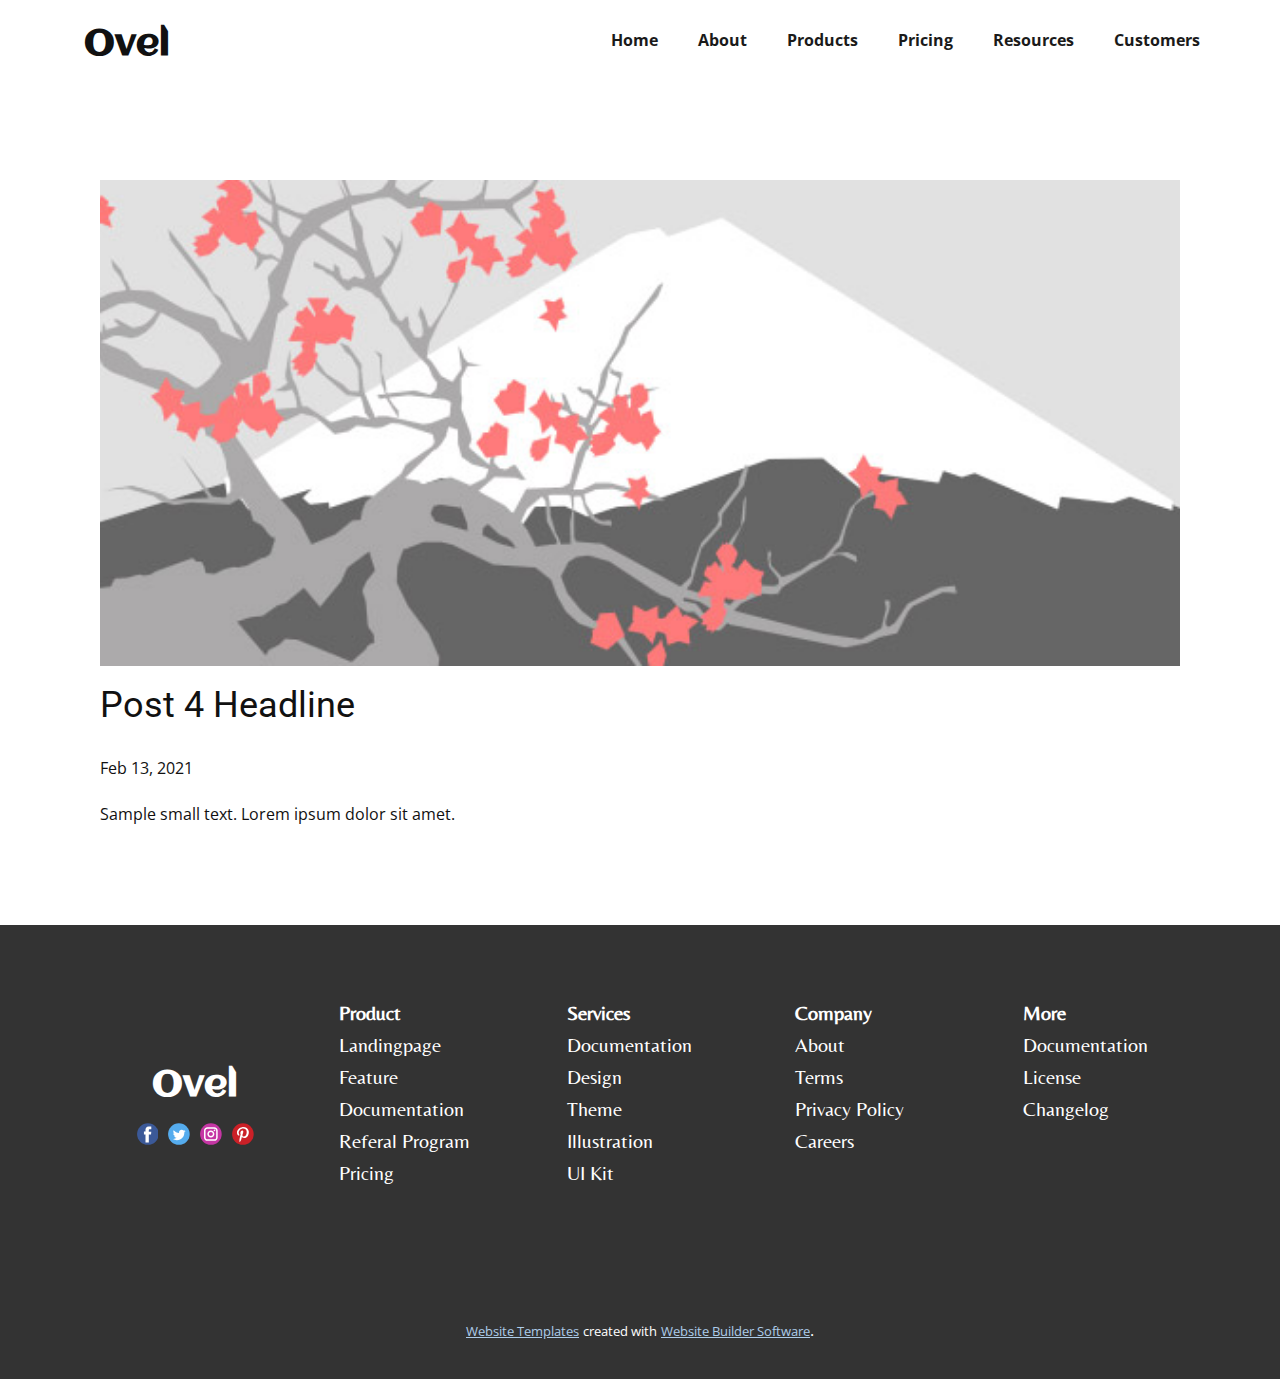
<file: blog/post-3.html>
<!doctype html>
<html style="font-size: 16px;"><head>
    <meta name="viewport" content="width=device-width, initial-scale=1.0">
    <meta charset="utf-8">
    <meta name="keywords" content="Post 1 Headline">
    <meta name="description" content="">
    <meta name="page_type" content="np-template-header-footer-from-plugin">
    <title>Post 4 Headline</title>
    <link rel="stylesheet" href="../nicepage.css" media="screen">
<link rel="stylesheet" href="../Post-Template.css" media="screen">
    <script class="u-script" type="text/javascript" src="../jquery.js" defer=""></script>
    <script class="u-script" type="text/javascript" src="../nicepage.js" defer=""></script>
    <meta name="generator" content="Nicepage 3.6.2, nicepage.com">
    <link id="u-theme-google-font" rel="stylesheet" href="https://fonts.googleapis.com/css?family=Roboto:100,100i,300,300i,400,400i,500,500i,700,700i,900,900i|Open+Sans:300,300i,400,400i,600,600i,700,700i,800,800i">
    <link id="u-page-google-font" rel="stylesheet" href="https://fonts.googleapis.com/css?family=Aclonica:400|Belleza:400">
    
    
    <script type="application/ld+json">{
		"@context": "http://schema.org",
		"@type": "Organization",
		"name": "",
		"url": "index.html",
		"sameAs": []
}</script>
    <meta property="og:title" content="Post Template">
    <meta property="og:type" content="website">
    <meta name="theme-color" content="#478ac9">
    <link rel="canonical" href="../index.html">
    <meta property="og:url" content="index.html">
  </head>
  <body class="u-body"><header class="u-clearfix u-header u-header" id="sec-e375"><div class="u-clearfix u-sheet u-sheet-1">
        <nav class="u-menu u-menu-dropdown u-offcanvas u-menu-1">
          <div class="menu-collapse" style="font-size: 1rem; letter-spacing: 0px; font-weight: 700;">
            <a class="u-button-style u-custom-border u-custom-border-color u-custom-left-right-menu-spacing u-custom-padding-bottom u-custom-text-color u-custom-top-bottom-menu-spacing u-nav-link u-text-active-palette-1-base u-text-hover-palette-2-base" href="#">
              <svg><use xmlns:xlink="http://www.w3.org/1999/xlink" xlink:href="#menu-hamburger"></use></svg>
              <svg version="1.1" xmlns="http://www.w3.org/2000/svg" xmlns:xlink="http://www.w3.org/1999/xlink"><defs><symbol id="menu-hamburger" viewBox="0 0 16 16" style="width: 16px; height: 16px;"><rect y="1" width="16" height="2"></rect><rect y="7" width="16" height="2"></rect><rect y="13" width="16" height="2"></rect>
</symbol>
</defs></svg>
            </a>
          </div>
          <div class="u-custom-menu u-nav-container">
            <ul class="u-nav u-spacing-20 u-unstyled u-nav-1"><li class="u-nav-item"><a class="u-button-style u-nav-link u-text-active-palette-1-base u-text-grey-90 u-text-hover-palette-2-base" href="../Home.html" style="padding: 10px;">Home</a>
</li><li class="u-nav-item"><a class="u-button-style u-nav-link u-text-active-palette-1-base u-text-grey-90 u-text-hover-palette-2-base" href="../About.html" style="padding: 10px;">About</a>
</li><li class="u-nav-item"><a class="u-button-style u-nav-link u-text-active-palette-1-base u-text-grey-90 u-text-hover-palette-2-base" href="../Products.html" style="padding: 10px;">Products</a>
</li><li class="u-nav-item"><a class="u-button-style u-nav-link u-text-active-palette-1-base u-text-grey-90 u-text-hover-palette-2-base" style="padding: 10px;">Pricing</a>
</li><li class="u-nav-item"><a class="u-button-style u-nav-link u-text-active-palette-1-base u-text-grey-90 u-text-hover-palette-2-base" style="padding: 10px;">Resources</a>
</li><li class="u-nav-item"><a class="u-button-style u-nav-link u-text-active-palette-1-base u-text-grey-90 u-text-hover-palette-2-base" style="padding: 10px;">Customers</a>
</li></ul>
          </div>
          <div class="u-custom-menu u-nav-container-collapse">
            <div class="u-black u-container-style u-inner-container-layout u-opacity u-opacity-95 u-sidenav">
              <div class="u-sidenav-overflow">
                <div class="u-menu-close"></div>
                <ul class="u-align-center u-nav u-popupmenu-items u-unstyled u-nav-2"><li class="u-nav-item"><a class="u-button-style u-nav-link" href="../Home.html" style="padding: 10px;">Home</a>
</li><li class="u-nav-item"><a class="u-button-style u-nav-link" href="../About.html" style="padding: 10px;">About</a>
</li><li class="u-nav-item"><a class="u-button-style u-nav-link" href="../Products.html" style="padding: 10px;">Products</a>
</li><li class="u-nav-item"><a class="u-button-style u-nav-link" style="padding: 10px;">Pricing</a>
</li><li class="u-nav-item"><a class="u-button-style u-nav-link" style="padding: 10px;">Resources</a>
</li><li class="u-nav-item"><a class="u-button-style u-nav-link" style="padding: 10px;">Customers</a>
</li></ul>
              </div>
            </div>
            <div class="u-black u-menu-overlay u-opacity u-opacity-70"></div>
          </div>
        </nav>
        <h2 class="u-align-left u-custom-font u-text u-text-body-color u-text-default u-text-1">Ovel</h2>
      </div></header>
    <section class="u-align-center u-clearfix u-section-1" id="sec-ed85">
      <div class="u-clearfix u-sheet u-valign-middle-md u-valign-middle-sm u-valign-middle-xs u-sheet-1"><!--post_details--><!--post_details_options_json--><!--{"source":""}--><!--/post_details_options_json--><!--blog_post-->
        <div class="u-container-style u-expanded-width u-post-details u-post-details-1">
          <div class="u-container-layout u-valign-middle u-container-layout-1"><!--blog_post_image-->
            <img alt="" class="u-blog-control u-expanded-width u-image u-image-default u-image-1" src="../images/1.jpeg"><!--/blog_post_image--><!--blog_post_header-->
            <h2 class="u-blog-control u-text u-text-1">Post 4 Headline</h2><!--/blog_post_header--><!--blog_post_metadata-->
            <div class="u-blog-control u-metadata u-metadata-1"><!--blog_post_metadata_date-->
              <span class="u-meta-date u-meta-icon">Feb 13, 2021</span><!--/blog_post_metadata_date--><!--blog_post_metadata_category-->
              <!--/blog_post_metadata_category--><!--blog_post_metadata_comments-->
              <!--/blog_post_metadata_comments-->
            </div><!--/blog_post_metadata--><!--blog_post_content-->
            <div class="u-align-justify u-blog-control u-post-content u-text u-text-2 fr-view">
  Sample small text. Lorem ipsum dolor sit amet.
  </div><!--/blog_post_content-->
          </div>
        </div><!--/blog_post--><!--/post_details-->
      </div>
    </section>
    
    
    <footer class="u-clearfix u-footer u-grey-80 u-footer" id="sec-c7bf"><div class="u-clearfix u-sheet u-sheet-1">
        <div class="u-clearfix u-layout-wrap u-layout-wrap-1">
          <div class="u-layout">
            <div class="u-layout-row">
              <div class="u-container-style u-layout-cell u-size-12 u-size-20-md u-layout-cell-1">
                <div class="u-container-layout u-container-layout-1">
                  <h2 class="u-custom-font u-text u-text-default u-text-1">Ovel</h2>
                  <div class="u-social-icons u-spacing-10 u-social-icons-1">
                    <a class="u-social-url" title="facebook" target="_blank" href=""><span class="u-icon u-icon-circle u-social-facebook u-social-icon u-icon-1"><svg class="u-svg-link" preserveAspectRatio="xMidYMin slice" viewBox="0 0 112 112" style=""><use xmlns:xlink="http://www.w3.org/1999/xlink" xlink:href="#svg-a1be"></use></svg><svg class="u-svg-content" id="svg-a1be" style="color: rgb(59, 89, 152);"><circle fill="currentColor" cx="56.1" cy="56.1" r="55"></circle><path fill="#FFFFFF" d="M73.5,31.6h-9.1c-1.4,0-3.6,0.8-3.6,3.9v8.5h12.6L72,58.3H60.8v40.8H43.9V58.3h-8V43.9h8v-9.2
            c0-6.7,3.1-17,17-17h12.5v13.9H73.5z"></path></svg></span>
                    </a>
                    <a class="u-social-url" title="twitter" target="_blank" href=""><span class="u-icon u-icon-circle u-social-icon u-social-twitter u-icon-2"><svg class="u-svg-link" preserveAspectRatio="xMidYMin slice" viewBox="0 0 112 112" style=""><use xmlns:xlink="http://www.w3.org/1999/xlink" xlink:href="#svg-d6ec"></use></svg><svg class="u-svg-content" id="svg-d6ec" style="color: rgb(85, 172, 238);"><circle fill="currentColor" class="st0" cx="56.1" cy="56.1" r="55"></circle><path fill="#FFFFFF" d="M83.8,47.3c0,0.6,0,1.2,0,1.7c0,17.7-13.5,38.2-38.2,38.2C38,87.2,31,85,25,81.2c1,0.1,2.1,0.2,3.2,0.2
            c6.3,0,12.1-2.1,16.7-5.7c-5.9-0.1-10.8-4-12.5-9.3c0.8,0.2,1.7,0.2,2.5,0.2c1.2,0,2.4-0.2,3.5-0.5c-6.1-1.2-10.8-6.7-10.8-13.1
            c0-0.1,0-0.1,0-0.2c1.8,1,3.9,1.6,6.1,1.7c-3.6-2.4-6-6.5-6-11.2c0-2.5,0.7-4.8,1.8-6.7c6.6,8.1,16.5,13.5,27.6,14
            c-0.2-1-0.3-2-0.3-3.1c0-7.4,6-13.4,13.4-13.4c3.9,0,7.3,1.6,9.8,4.2c3.1-0.6,5.9-1.7,8.5-3.3c-1,3.1-3.1,5.8-5.9,7.4
            c2.7-0.3,5.3-1,7.7-2.1C88.7,43,86.4,45.4,83.8,47.3z"></path></svg></span>
                    </a>
                    <a class="u-social-url" title="instagram" target="_blank" href=""><span class="u-icon u-icon-circle u-social-icon u-social-instagram u-icon-3"><svg class="u-svg-link" preserveAspectRatio="xMidYMin slice" viewBox="0 0 112 112" style=""><use xmlns:xlink="http://www.w3.org/1999/xlink" xlink:href="#svg-d44e"></use></svg><svg class="u-svg-content" id="svg-d44e" style="color: rgb(197, 54, 164);"><circle fill="currentColor" cx="56.1" cy="56.1" r="55"></circle><path fill="#FFFFFF" d="M55.9,38.2c-9.9,0-17.9,8-17.9,17.9C38,66,46,74,55.9,74c9.9,0,17.9-8,17.9-17.9C73.8,46.2,65.8,38.2,55.9,38.2
            z M55.9,66.4c-5.7,0-10.3-4.6-10.3-10.3c-0.1-5.7,4.6-10.3,10.3-10.3c5.7,0,10.3,4.6,10.3,10.3C66.2,61.8,61.6,66.4,55.9,66.4z"></path><path fill="#FFFFFF" d="M74.3,33.5c-2.3,0-4.2,1.9-4.2,4.2s1.9,4.2,4.2,4.2s4.2-1.9,4.2-4.2S76.6,33.5,74.3,33.5z"></path><path fill="#FFFFFF" d="M73.1,21.3H38.6c-9.7,0-17.5,7.9-17.5,17.5v34.5c0,9.7,7.9,17.6,17.5,17.6h34.5c9.7,0,17.5-7.9,17.5-17.5V38.8
            C90.6,29.1,82.7,21.3,73.1,21.3z M83,73.3c0,5.5-4.5,9.9-9.9,9.9H38.6c-5.5,0-9.9-4.5-9.9-9.9V38.8c0-5.5,4.5-9.9,9.9-9.9h34.5
            c5.5,0,9.9,4.5,9.9,9.9V73.3z"></path></svg></span>
                    </a>
                    <a class="u-social-url" title="pinterest" target="_blank" href=""><span class="u-icon u-icon-circle u-social-icon u-social-pinterest u-icon-4"><svg class="u-svg-link" preserveAspectRatio="xMidYMin slice" viewBox="0 0 112 112" style=""><use xmlns:xlink="http://www.w3.org/1999/xlink" xlink:href="#svg-533a"></use></svg><svg class="u-svg-content" id="svg-533a" style="color: rgb(203, 32, 39);"><circle fill="currentColor" cx="56.1" cy="56.1" r="55"></circle><path fill="#FFFFFF" d="M61.1,76.9c-4.7-0.3-6.7-2.7-10.3-5c-2,10.7-4.6,20.9-11.9,26.2c-2.2-16.1,3.3-28.2,5.9-41
            c-4.4-7.5,0.6-22.5,9.9-18.8c11.6,4.6-10,27.8,4.4,30.7C74.2,72,80.3,42.8,71,33.4C57.5,19.6,31.7,33,34.9,52.6
            c0.8,4.8,5.8,6.2,2,12.9c-8.7-1.9-11.2-8.8-10.9-17.8C26.5,32.8,39.3,22.5,52.2,21c16.3-1.9,31.6,5.9,33.7,21.2
            C88.2,59.5,78.6,78.2,61.1,76.9z"></path></svg></span>
                    </a>
                  </div>
                </div>
              </div>
              <div class="u-container-style u-layout-cell u-size-12 u-size-20-md u-layout-cell-2">
                <div class="u-container-layout u-container-layout-2">
                  <h2 class="u-custom-font u-text u-text-default u-text-2">
                    <span style="font-weight: 700;">Product</span>
                    <br>
                    <br>Landingpage<br>
                    <br>Feature<br>
                    <br>Documentation<br>
                    <br>Referal Program<br>
                    <br>Pricing
                  </h2>
                </div>
              </div>
              <div class="u-container-style u-layout-cell u-size-12 u-size-20-md u-layout-cell-3">
                <div class="u-container-layout u-container-layout-3">
                  <h2 class="u-custom-font u-text u-text-default u-text-3">
                    <span style="font-weight: 700;">Services</span>
                    <br>
                    <br>Documentation<br>
                    <br>Design<br>
                    <br>Theme<br>
                    <br>Illustration<br>
                    <br>UI Kit
                  </h2>
                </div>
              </div>
              <div class="u-container-style u-layout-cell u-size-12 u-size-30-md u-layout-cell-4">
                <div class="u-container-layout u-container-layout-4">
                  <h4 class="u-custom-font u-text u-text-default u-text-4">
                    <span style="font-weight: 700;">Company</span>
                    <br>
                    <br>About<br>
                    <br>Terms<br>
                    <br>Privacy Policy<br>
                    <br>Careers<br>
                    <br>
                  </h4>
                </div>
              </div>
              <div class="u-container-style u-layout-cell u-size-12 u-size-30-md u-layout-cell-5">
                <div class="u-container-layout u-valign-top u-container-layout-5">
                  <h5 class="u-custom-font u-text u-text-default u-text-5">
                    <span style="font-weight: 700;">More</span>
                    <br>
                    <br>Documentation<br>
                    <br>License<br>
                    <br>Changelog
                  </h5>
                </div>
              </div>
            </div>
          </div>
        </div>
      </div></footer>
    <section class="u-backlink u-clearfix u-grey-80">
      <a class="u-link" href="https://nicepage.com/website-templates" target="_blank">
        <span>Website Templates</span>
      </a>
      <p class="u-text">
        <span>created with</span>
      </p>
      <a class="u-link" href="https://nicepage.com/" target="_blank">
        <span>Website Builder Software</span>
      </a>. 
    </section>
  
</body></html>
</file>
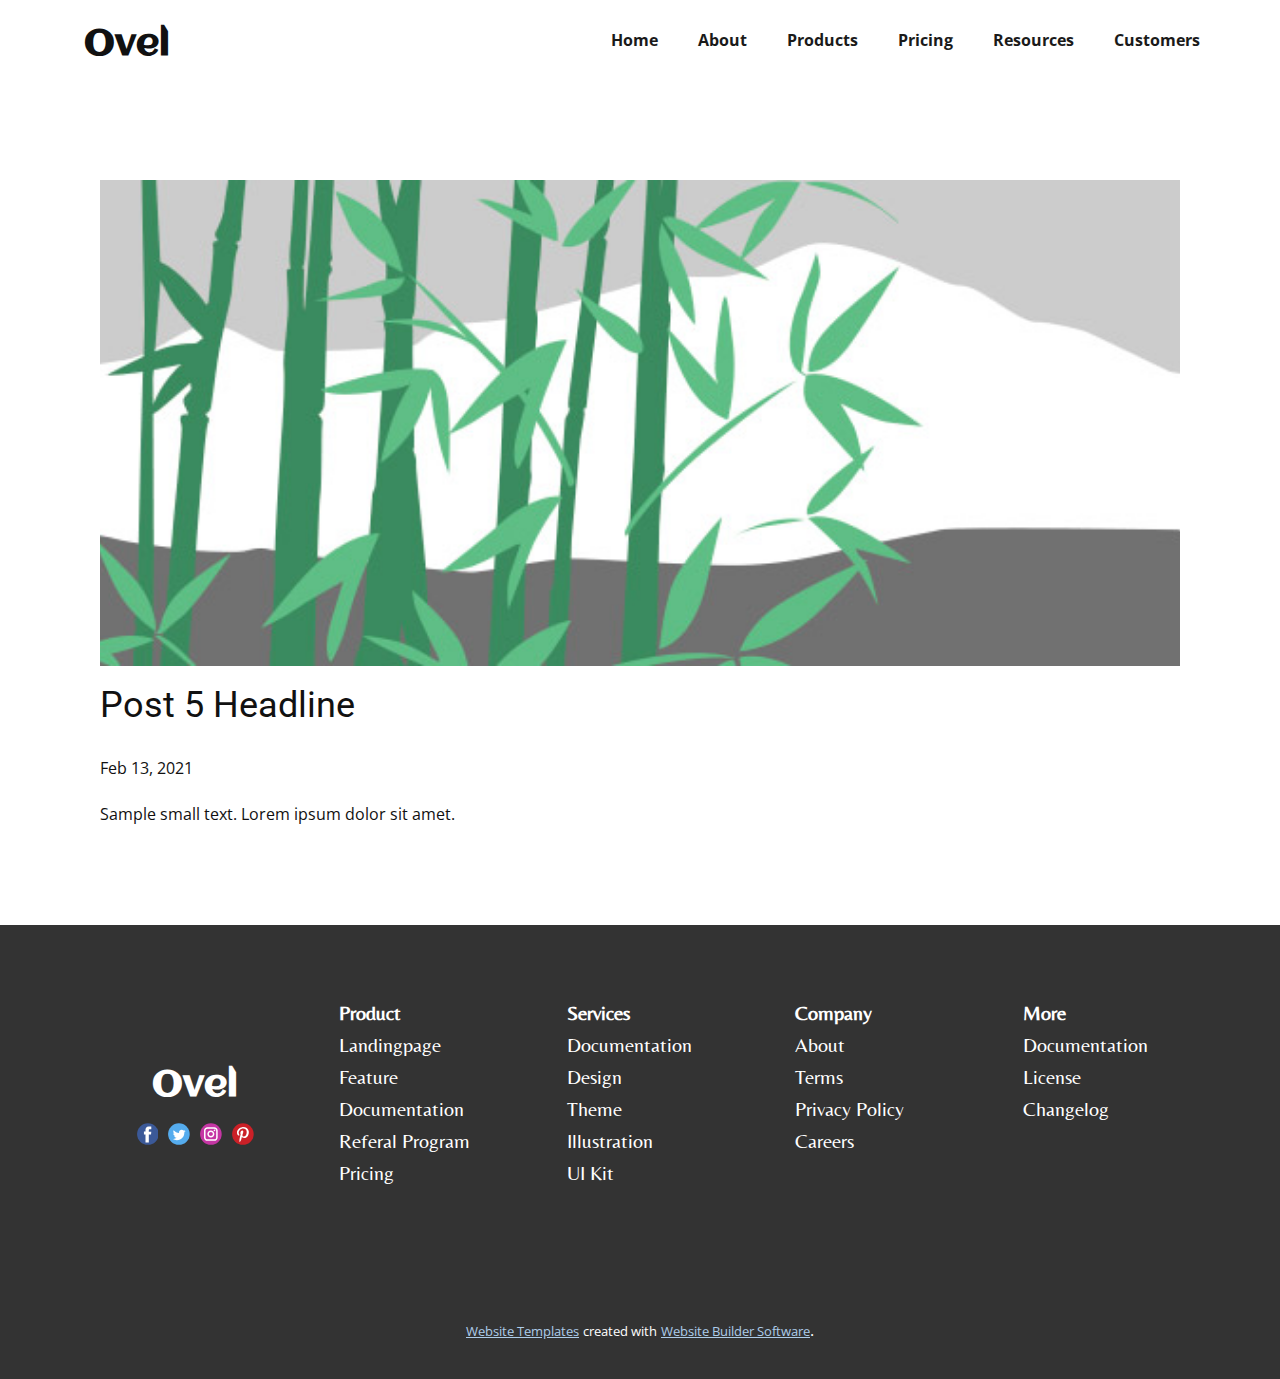
<file: blog/post-4.html>
<!doctype html>
<html style="font-size: 16px;"><head>
    <meta name="viewport" content="width=device-width, initial-scale=1.0">
    <meta charset="utf-8">
    <meta name="keywords" content="Post 1 Headline">
    <meta name="description" content="">
    <meta name="page_type" content="np-template-header-footer-from-plugin">
    <title>Post 5 Headline</title>
    <link rel="stylesheet" href="../nicepage.css" media="screen">
<link rel="stylesheet" href="../Post-Template.css" media="screen">
    <script class="u-script" type="text/javascript" src="../jquery.js" defer=""></script>
    <script class="u-script" type="text/javascript" src="../nicepage.js" defer=""></script>
    <meta name="generator" content="Nicepage 3.6.2, nicepage.com">
    <link id="u-theme-google-font" rel="stylesheet" href="https://fonts.googleapis.com/css?family=Roboto:100,100i,300,300i,400,400i,500,500i,700,700i,900,900i|Open+Sans:300,300i,400,400i,600,600i,700,700i,800,800i">
    <link id="u-page-google-font" rel="stylesheet" href="https://fonts.googleapis.com/css?family=Aclonica:400|Belleza:400">
    
    
    <script type="application/ld+json">{
		"@context": "http://schema.org",
		"@type": "Organization",
		"name": "",
		"url": "index.html",
		"sameAs": []
}</script>
    <meta property="og:title" content="Post Template">
    <meta property="og:type" content="website">
    <meta name="theme-color" content="#478ac9">
    <link rel="canonical" href="../index.html">
    <meta property="og:url" content="index.html">
  </head>
  <body class="u-body"><header class="u-clearfix u-header u-header" id="sec-e375"><div class="u-clearfix u-sheet u-sheet-1">
        <nav class="u-menu u-menu-dropdown u-offcanvas u-menu-1">
          <div class="menu-collapse" style="font-size: 1rem; letter-spacing: 0px; font-weight: 700;">
            <a class="u-button-style u-custom-border u-custom-border-color u-custom-left-right-menu-spacing u-custom-padding-bottom u-custom-text-color u-custom-top-bottom-menu-spacing u-nav-link u-text-active-palette-1-base u-text-hover-palette-2-base" href="#">
              <svg><use xmlns:xlink="http://www.w3.org/1999/xlink" xlink:href="#menu-hamburger"></use></svg>
              <svg version="1.1" xmlns="http://www.w3.org/2000/svg" xmlns:xlink="http://www.w3.org/1999/xlink"><defs><symbol id="menu-hamburger" viewBox="0 0 16 16" style="width: 16px; height: 16px;"><rect y="1" width="16" height="2"></rect><rect y="7" width="16" height="2"></rect><rect y="13" width="16" height="2"></rect>
</symbol>
</defs></svg>
            </a>
          </div>
          <div class="u-custom-menu u-nav-container">
            <ul class="u-nav u-spacing-20 u-unstyled u-nav-1"><li class="u-nav-item"><a class="u-button-style u-nav-link u-text-active-palette-1-base u-text-grey-90 u-text-hover-palette-2-base" href="../Home.html" style="padding: 10px;">Home</a>
</li><li class="u-nav-item"><a class="u-button-style u-nav-link u-text-active-palette-1-base u-text-grey-90 u-text-hover-palette-2-base" href="../About.html" style="padding: 10px;">About</a>
</li><li class="u-nav-item"><a class="u-button-style u-nav-link u-text-active-palette-1-base u-text-grey-90 u-text-hover-palette-2-base" href="../Products.html" style="padding: 10px;">Products</a>
</li><li class="u-nav-item"><a class="u-button-style u-nav-link u-text-active-palette-1-base u-text-grey-90 u-text-hover-palette-2-base" style="padding: 10px;">Pricing</a>
</li><li class="u-nav-item"><a class="u-button-style u-nav-link u-text-active-palette-1-base u-text-grey-90 u-text-hover-palette-2-base" style="padding: 10px;">Resources</a>
</li><li class="u-nav-item"><a class="u-button-style u-nav-link u-text-active-palette-1-base u-text-grey-90 u-text-hover-palette-2-base" style="padding: 10px;">Customers</a>
</li></ul>
          </div>
          <div class="u-custom-menu u-nav-container-collapse">
            <div class="u-black u-container-style u-inner-container-layout u-opacity u-opacity-95 u-sidenav">
              <div class="u-sidenav-overflow">
                <div class="u-menu-close"></div>
                <ul class="u-align-center u-nav u-popupmenu-items u-unstyled u-nav-2"><li class="u-nav-item"><a class="u-button-style u-nav-link" href="../Home.html" style="padding: 10px;">Home</a>
</li><li class="u-nav-item"><a class="u-button-style u-nav-link" href="../About.html" style="padding: 10px;">About</a>
</li><li class="u-nav-item"><a class="u-button-style u-nav-link" href="../Products.html" style="padding: 10px;">Products</a>
</li><li class="u-nav-item"><a class="u-button-style u-nav-link" style="padding: 10px;">Pricing</a>
</li><li class="u-nav-item"><a class="u-button-style u-nav-link" style="padding: 10px;">Resources</a>
</li><li class="u-nav-item"><a class="u-button-style u-nav-link" style="padding: 10px;">Customers</a>
</li></ul>
              </div>
            </div>
            <div class="u-black u-menu-overlay u-opacity u-opacity-70"></div>
          </div>
        </nav>
        <h2 class="u-align-left u-custom-font u-text u-text-body-color u-text-default u-text-1">Ovel</h2>
      </div></header>
    <section class="u-align-center u-clearfix u-section-1" id="sec-ed85">
      <div class="u-clearfix u-sheet u-valign-middle-md u-valign-middle-sm u-valign-middle-xs u-sheet-1"><!--post_details--><!--post_details_options_json--><!--{"source":""}--><!--/post_details_options_json--><!--blog_post-->
        <div class="u-container-style u-expanded-width u-post-details u-post-details-1">
          <div class="u-container-layout u-valign-middle u-container-layout-1"><!--blog_post_image-->
            <img alt="" class="u-blog-control u-expanded-width u-image u-image-default u-image-1" src="../images/2.jpeg"><!--/blog_post_image--><!--blog_post_header-->
            <h2 class="u-blog-control u-text u-text-1">Post 5 Headline</h2><!--/blog_post_header--><!--blog_post_metadata-->
            <div class="u-blog-control u-metadata u-metadata-1"><!--blog_post_metadata_date-->
              <span class="u-meta-date u-meta-icon">Feb 13, 2021</span><!--/blog_post_metadata_date--><!--blog_post_metadata_category-->
              <!--/blog_post_metadata_category--><!--blog_post_metadata_comments-->
              <!--/blog_post_metadata_comments-->
            </div><!--/blog_post_metadata--><!--blog_post_content-->
            <div class="u-align-justify u-blog-control u-post-content u-text u-text-2 fr-view">
  Sample small text. Lorem ipsum dolor sit amet.
  </div><!--/blog_post_content-->
          </div>
        </div><!--/blog_post--><!--/post_details-->
      </div>
    </section>
    
    
    <footer class="u-clearfix u-footer u-grey-80 u-footer" id="sec-c7bf"><div class="u-clearfix u-sheet u-sheet-1">
        <div class="u-clearfix u-layout-wrap u-layout-wrap-1">
          <div class="u-layout">
            <div class="u-layout-row">
              <div class="u-container-style u-layout-cell u-size-12 u-size-20-md u-layout-cell-1">
                <div class="u-container-layout u-container-layout-1">
                  <h2 class="u-custom-font u-text u-text-default u-text-1">Ovel</h2>
                  <div class="u-social-icons u-spacing-10 u-social-icons-1">
                    <a class="u-social-url" title="facebook" target="_blank" href=""><span class="u-icon u-icon-circle u-social-facebook u-social-icon u-icon-1"><svg class="u-svg-link" preserveAspectRatio="xMidYMin slice" viewBox="0 0 112 112" style=""><use xmlns:xlink="http://www.w3.org/1999/xlink" xlink:href="#svg-a1be"></use></svg><svg class="u-svg-content" id="svg-a1be" style="color: rgb(59, 89, 152);"><circle fill="currentColor" cx="56.1" cy="56.1" r="55"></circle><path fill="#FFFFFF" d="M73.5,31.6h-9.1c-1.4,0-3.6,0.8-3.6,3.9v8.5h12.6L72,58.3H60.8v40.8H43.9V58.3h-8V43.9h8v-9.2
            c0-6.7,3.1-17,17-17h12.5v13.9H73.5z"></path></svg></span>
                    </a>
                    <a class="u-social-url" title="twitter" target="_blank" href=""><span class="u-icon u-icon-circle u-social-icon u-social-twitter u-icon-2"><svg class="u-svg-link" preserveAspectRatio="xMidYMin slice" viewBox="0 0 112 112" style=""><use xmlns:xlink="http://www.w3.org/1999/xlink" xlink:href="#svg-d6ec"></use></svg><svg class="u-svg-content" id="svg-d6ec" style="color: rgb(85, 172, 238);"><circle fill="currentColor" class="st0" cx="56.1" cy="56.1" r="55"></circle><path fill="#FFFFFF" d="M83.8,47.3c0,0.6,0,1.2,0,1.7c0,17.7-13.5,38.2-38.2,38.2C38,87.2,31,85,25,81.2c1,0.1,2.1,0.2,3.2,0.2
            c6.3,0,12.1-2.1,16.7-5.7c-5.9-0.1-10.8-4-12.5-9.3c0.8,0.2,1.7,0.2,2.5,0.2c1.2,0,2.4-0.2,3.5-0.5c-6.1-1.2-10.8-6.7-10.8-13.1
            c0-0.1,0-0.1,0-0.2c1.8,1,3.9,1.6,6.1,1.7c-3.6-2.4-6-6.5-6-11.2c0-2.5,0.7-4.8,1.8-6.7c6.6,8.1,16.5,13.5,27.6,14
            c-0.2-1-0.3-2-0.3-3.1c0-7.4,6-13.4,13.4-13.4c3.9,0,7.3,1.6,9.8,4.2c3.1-0.6,5.9-1.7,8.5-3.3c-1,3.1-3.1,5.8-5.9,7.4
            c2.7-0.3,5.3-1,7.7-2.1C88.7,43,86.4,45.4,83.8,47.3z"></path></svg></span>
                    </a>
                    <a class="u-social-url" title="instagram" target="_blank" href=""><span class="u-icon u-icon-circle u-social-icon u-social-instagram u-icon-3"><svg class="u-svg-link" preserveAspectRatio="xMidYMin slice" viewBox="0 0 112 112" style=""><use xmlns:xlink="http://www.w3.org/1999/xlink" xlink:href="#svg-d44e"></use></svg><svg class="u-svg-content" id="svg-d44e" style="color: rgb(197, 54, 164);"><circle fill="currentColor" cx="56.1" cy="56.1" r="55"></circle><path fill="#FFFFFF" d="M55.9,38.2c-9.9,0-17.9,8-17.9,17.9C38,66,46,74,55.9,74c9.9,0,17.9-8,17.9-17.9C73.8,46.2,65.8,38.2,55.9,38.2
            z M55.9,66.4c-5.7,0-10.3-4.6-10.3-10.3c-0.1-5.7,4.6-10.3,10.3-10.3c5.7,0,10.3,4.6,10.3,10.3C66.2,61.8,61.6,66.4,55.9,66.4z"></path><path fill="#FFFFFF" d="M74.3,33.5c-2.3,0-4.2,1.9-4.2,4.2s1.9,4.2,4.2,4.2s4.2-1.9,4.2-4.2S76.6,33.5,74.3,33.5z"></path><path fill="#FFFFFF" d="M73.1,21.3H38.6c-9.7,0-17.5,7.9-17.5,17.5v34.5c0,9.7,7.9,17.6,17.5,17.6h34.5c9.7,0,17.5-7.9,17.5-17.5V38.8
            C90.6,29.1,82.7,21.3,73.1,21.3z M83,73.3c0,5.5-4.5,9.9-9.9,9.9H38.6c-5.5,0-9.9-4.5-9.9-9.9V38.8c0-5.5,4.5-9.9,9.9-9.9h34.5
            c5.5,0,9.9,4.5,9.9,9.9V73.3z"></path></svg></span>
                    </a>
                    <a class="u-social-url" title="pinterest" target="_blank" href=""><span class="u-icon u-icon-circle u-social-icon u-social-pinterest u-icon-4"><svg class="u-svg-link" preserveAspectRatio="xMidYMin slice" viewBox="0 0 112 112" style=""><use xmlns:xlink="http://www.w3.org/1999/xlink" xlink:href="#svg-533a"></use></svg><svg class="u-svg-content" id="svg-533a" style="color: rgb(203, 32, 39);"><circle fill="currentColor" cx="56.1" cy="56.1" r="55"></circle><path fill="#FFFFFF" d="M61.1,76.9c-4.7-0.3-6.7-2.7-10.3-5c-2,10.7-4.6,20.9-11.9,26.2c-2.2-16.1,3.3-28.2,5.9-41
            c-4.4-7.5,0.6-22.5,9.9-18.8c11.6,4.6-10,27.8,4.4,30.7C74.2,72,80.3,42.8,71,33.4C57.5,19.6,31.7,33,34.9,52.6
            c0.8,4.8,5.8,6.2,2,12.9c-8.7-1.9-11.2-8.8-10.9-17.8C26.5,32.8,39.3,22.5,52.2,21c16.3-1.9,31.6,5.9,33.7,21.2
            C88.2,59.5,78.6,78.2,61.1,76.9z"></path></svg></span>
                    </a>
                  </div>
                </div>
              </div>
              <div class="u-container-style u-layout-cell u-size-12 u-size-20-md u-layout-cell-2">
                <div class="u-container-layout u-container-layout-2">
                  <h2 class="u-custom-font u-text u-text-default u-text-2">
                    <span style="font-weight: 700;">Product</span>
                    <br>
                    <br>Landingpage<br>
                    <br>Feature<br>
                    <br>Documentation<br>
                    <br>Referal Program<br>
                    <br>Pricing
                  </h2>
                </div>
              </div>
              <div class="u-container-style u-layout-cell u-size-12 u-size-20-md u-layout-cell-3">
                <div class="u-container-layout u-container-layout-3">
                  <h2 class="u-custom-font u-text u-text-default u-text-3">
                    <span style="font-weight: 700;">Services</span>
                    <br>
                    <br>Documentation<br>
                    <br>Design<br>
                    <br>Theme<br>
                    <br>Illustration<br>
                    <br>UI Kit
                  </h2>
                </div>
              </div>
              <div class="u-container-style u-layout-cell u-size-12 u-size-30-md u-layout-cell-4">
                <div class="u-container-layout u-container-layout-4">
                  <h4 class="u-custom-font u-text u-text-default u-text-4">
                    <span style="font-weight: 700;">Company</span>
                    <br>
                    <br>About<br>
                    <br>Terms<br>
                    <br>Privacy Policy<br>
                    <br>Careers<br>
                    <br>
                  </h4>
                </div>
              </div>
              <div class="u-container-style u-layout-cell u-size-12 u-size-30-md u-layout-cell-5">
                <div class="u-container-layout u-valign-top u-container-layout-5">
                  <h5 class="u-custom-font u-text u-text-default u-text-5">
                    <span style="font-weight: 700;">More</span>
                    <br>
                    <br>Documentation<br>
                    <br>License<br>
                    <br>Changelog
                  </h5>
                </div>
              </div>
            </div>
          </div>
        </div>
      </div></footer>
    <section class="u-backlink u-clearfix u-grey-80">
      <a class="u-link" href="https://nicepage.com/website-templates" target="_blank">
        <span>Website Templates</span>
      </a>
      <p class="u-text">
        <span>created with</span>
      </p>
      <a class="u-link" href="https://nicepage.com/" target="_blank">
        <span>Website Builder Software</span>
      </a>. 
    </section>
  
</body></html>
</file>
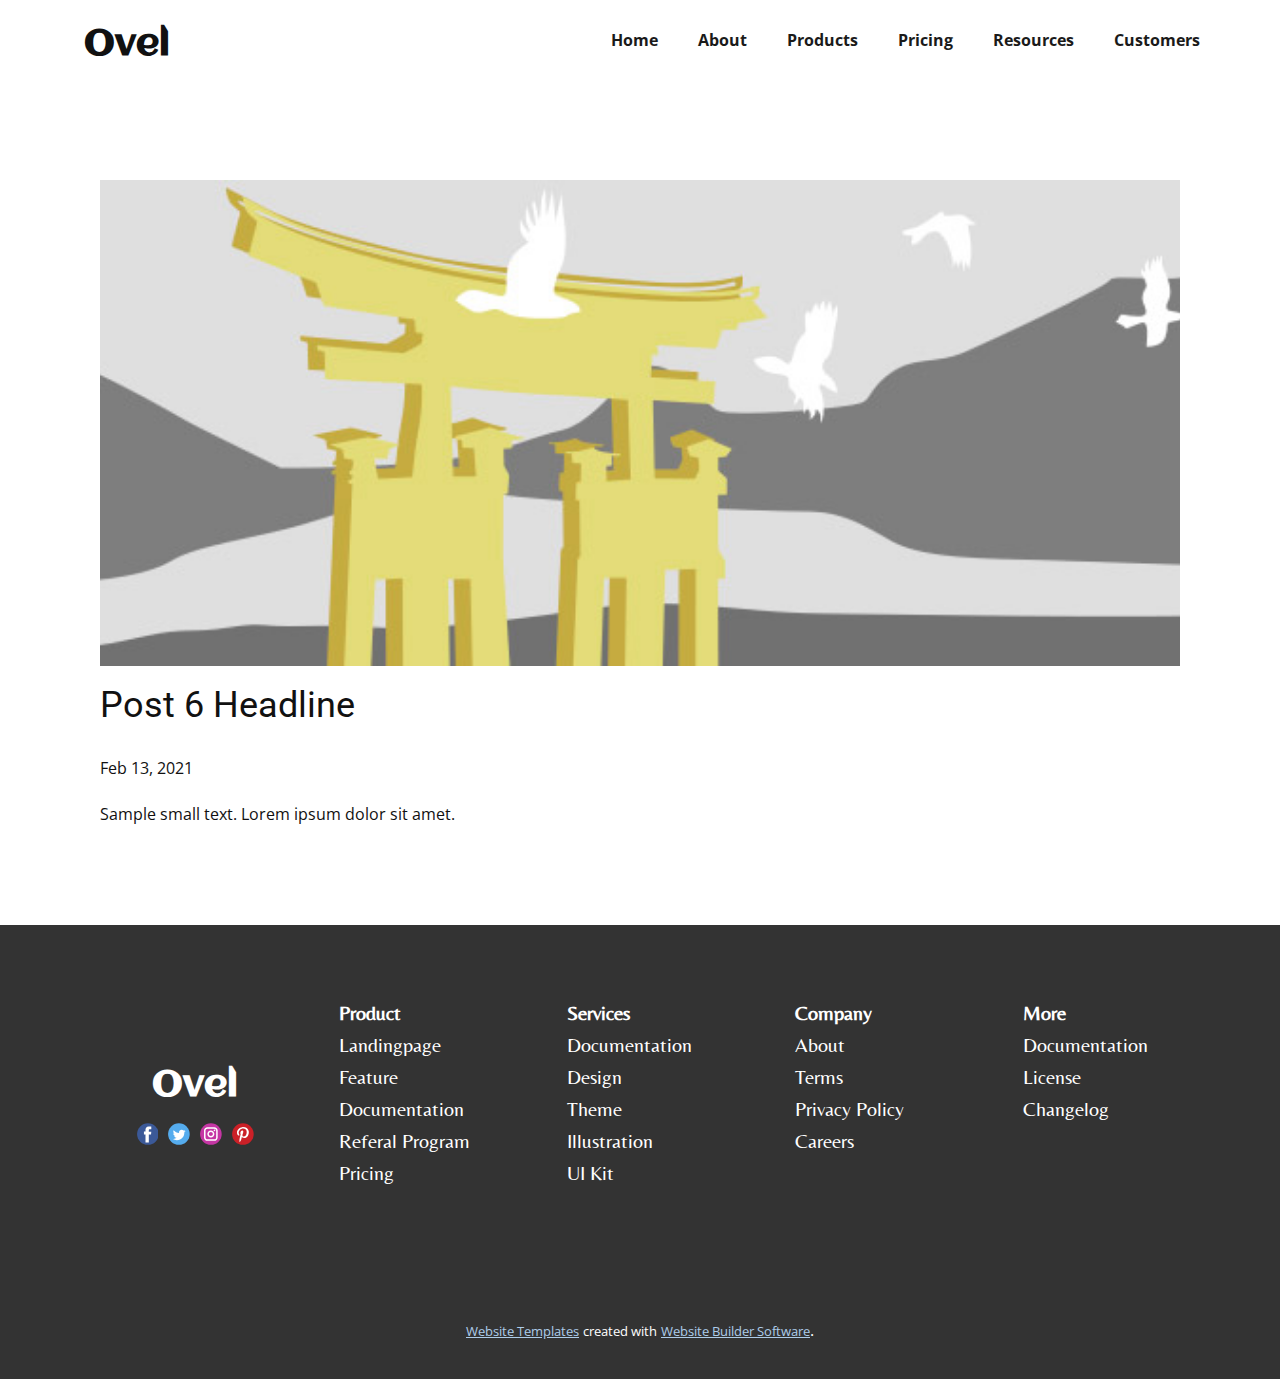
<file: blog/post-5.html>
<!doctype html>
<html style="font-size: 16px;"><head>
    <meta name="viewport" content="width=device-width, initial-scale=1.0">
    <meta charset="utf-8">
    <meta name="keywords" content="Post 1 Headline">
    <meta name="description" content="">
    <meta name="page_type" content="np-template-header-footer-from-plugin">
    <title>Post 6 Headline</title>
    <link rel="stylesheet" href="../nicepage.css" media="screen">
<link rel="stylesheet" href="../Post-Template.css" media="screen">
    <script class="u-script" type="text/javascript" src="../jquery.js" defer=""></script>
    <script class="u-script" type="text/javascript" src="../nicepage.js" defer=""></script>
    <meta name="generator" content="Nicepage 3.6.2, nicepage.com">
    <link id="u-theme-google-font" rel="stylesheet" href="https://fonts.googleapis.com/css?family=Roboto:100,100i,300,300i,400,400i,500,500i,700,700i,900,900i|Open+Sans:300,300i,400,400i,600,600i,700,700i,800,800i">
    <link id="u-page-google-font" rel="stylesheet" href="https://fonts.googleapis.com/css?family=Aclonica:400|Belleza:400">
    
    
    <script type="application/ld+json">{
		"@context": "http://schema.org",
		"@type": "Organization",
		"name": "",
		"url": "index.html",
		"sameAs": []
}</script>
    <meta property="og:title" content="Post Template">
    <meta property="og:type" content="website">
    <meta name="theme-color" content="#478ac9">
    <link rel="canonical" href="../index.html">
    <meta property="og:url" content="index.html">
  </head>
  <body class="u-body"><header class="u-clearfix u-header u-header" id="sec-e375"><div class="u-clearfix u-sheet u-sheet-1">
        <nav class="u-menu u-menu-dropdown u-offcanvas u-menu-1">
          <div class="menu-collapse" style="font-size: 1rem; letter-spacing: 0px; font-weight: 700;">
            <a class="u-button-style u-custom-border u-custom-border-color u-custom-left-right-menu-spacing u-custom-padding-bottom u-custom-text-color u-custom-top-bottom-menu-spacing u-nav-link u-text-active-palette-1-base u-text-hover-palette-2-base" href="#">
              <svg><use xmlns:xlink="http://www.w3.org/1999/xlink" xlink:href="#menu-hamburger"></use></svg>
              <svg version="1.1" xmlns="http://www.w3.org/2000/svg" xmlns:xlink="http://www.w3.org/1999/xlink"><defs><symbol id="menu-hamburger" viewBox="0 0 16 16" style="width: 16px; height: 16px;"><rect y="1" width="16" height="2"></rect><rect y="7" width="16" height="2"></rect><rect y="13" width="16" height="2"></rect>
</symbol>
</defs></svg>
            </a>
          </div>
          <div class="u-custom-menu u-nav-container">
            <ul class="u-nav u-spacing-20 u-unstyled u-nav-1"><li class="u-nav-item"><a class="u-button-style u-nav-link u-text-active-palette-1-base u-text-grey-90 u-text-hover-palette-2-base" href="../Home.html" style="padding: 10px;">Home</a>
</li><li class="u-nav-item"><a class="u-button-style u-nav-link u-text-active-palette-1-base u-text-grey-90 u-text-hover-palette-2-base" href="../About.html" style="padding: 10px;">About</a>
</li><li class="u-nav-item"><a class="u-button-style u-nav-link u-text-active-palette-1-base u-text-grey-90 u-text-hover-palette-2-base" href="../Products.html" style="padding: 10px;">Products</a>
</li><li class="u-nav-item"><a class="u-button-style u-nav-link u-text-active-palette-1-base u-text-grey-90 u-text-hover-palette-2-base" style="padding: 10px;">Pricing</a>
</li><li class="u-nav-item"><a class="u-button-style u-nav-link u-text-active-palette-1-base u-text-grey-90 u-text-hover-palette-2-base" style="padding: 10px;">Resources</a>
</li><li class="u-nav-item"><a class="u-button-style u-nav-link u-text-active-palette-1-base u-text-grey-90 u-text-hover-palette-2-base" style="padding: 10px;">Customers</a>
</li></ul>
          </div>
          <div class="u-custom-menu u-nav-container-collapse">
            <div class="u-black u-container-style u-inner-container-layout u-opacity u-opacity-95 u-sidenav">
              <div class="u-sidenav-overflow">
                <div class="u-menu-close"></div>
                <ul class="u-align-center u-nav u-popupmenu-items u-unstyled u-nav-2"><li class="u-nav-item"><a class="u-button-style u-nav-link" href="../Home.html" style="padding: 10px;">Home</a>
</li><li class="u-nav-item"><a class="u-button-style u-nav-link" href="../About.html" style="padding: 10px;">About</a>
</li><li class="u-nav-item"><a class="u-button-style u-nav-link" href="../Products.html" style="padding: 10px;">Products</a>
</li><li class="u-nav-item"><a class="u-button-style u-nav-link" style="padding: 10px;">Pricing</a>
</li><li class="u-nav-item"><a class="u-button-style u-nav-link" style="padding: 10px;">Resources</a>
</li><li class="u-nav-item"><a class="u-button-style u-nav-link" style="padding: 10px;">Customers</a>
</li></ul>
              </div>
            </div>
            <div class="u-black u-menu-overlay u-opacity u-opacity-70"></div>
          </div>
        </nav>
        <h2 class="u-align-left u-custom-font u-text u-text-body-color u-text-default u-text-1">Ovel</h2>
      </div></header>
    <section class="u-align-center u-clearfix u-section-1" id="sec-ed85">
      <div class="u-clearfix u-sheet u-valign-middle-md u-valign-middle-sm u-valign-middle-xs u-sheet-1"><!--post_details--><!--post_details_options_json--><!--{"source":""}--><!--/post_details_options_json--><!--blog_post-->
        <div class="u-container-style u-expanded-width u-post-details u-post-details-1">
          <div class="u-container-layout u-valign-middle u-container-layout-1"><!--blog_post_image-->
            <img alt="" class="u-blog-control u-expanded-width u-image u-image-default u-image-1" src="../images/3.jpeg"><!--/blog_post_image--><!--blog_post_header-->
            <h2 class="u-blog-control u-text u-text-1">Post 6 Headline</h2><!--/blog_post_header--><!--blog_post_metadata-->
            <div class="u-blog-control u-metadata u-metadata-1"><!--blog_post_metadata_date-->
              <span class="u-meta-date u-meta-icon">Feb 13, 2021</span><!--/blog_post_metadata_date--><!--blog_post_metadata_category-->
              <!--/blog_post_metadata_category--><!--blog_post_metadata_comments-->
              <!--/blog_post_metadata_comments-->
            </div><!--/blog_post_metadata--><!--blog_post_content-->
            <div class="u-align-justify u-blog-control u-post-content u-text u-text-2 fr-view">
  Sample small text. Lorem ipsum dolor sit amet.
  </div><!--/blog_post_content-->
          </div>
        </div><!--/blog_post--><!--/post_details-->
      </div>
    </section>
    
    
    <footer class="u-clearfix u-footer u-grey-80 u-footer" id="sec-c7bf"><div class="u-clearfix u-sheet u-sheet-1">
        <div class="u-clearfix u-layout-wrap u-layout-wrap-1">
          <div class="u-layout">
            <div class="u-layout-row">
              <div class="u-container-style u-layout-cell u-size-12 u-size-20-md u-layout-cell-1">
                <div class="u-container-layout u-container-layout-1">
                  <h2 class="u-custom-font u-text u-text-default u-text-1">Ovel</h2>
                  <div class="u-social-icons u-spacing-10 u-social-icons-1">
                    <a class="u-social-url" title="facebook" target="_blank" href=""><span class="u-icon u-icon-circle u-social-facebook u-social-icon u-icon-1"><svg class="u-svg-link" preserveAspectRatio="xMidYMin slice" viewBox="0 0 112 112" style=""><use xmlns:xlink="http://www.w3.org/1999/xlink" xlink:href="#svg-a1be"></use></svg><svg class="u-svg-content" id="svg-a1be" style="color: rgb(59, 89, 152);"><circle fill="currentColor" cx="56.1" cy="56.1" r="55"></circle><path fill="#FFFFFF" d="M73.5,31.6h-9.1c-1.4,0-3.6,0.8-3.6,3.9v8.5h12.6L72,58.3H60.8v40.8H43.9V58.3h-8V43.9h8v-9.2
            c0-6.7,3.1-17,17-17h12.5v13.9H73.5z"></path></svg></span>
                    </a>
                    <a class="u-social-url" title="twitter" target="_blank" href=""><span class="u-icon u-icon-circle u-social-icon u-social-twitter u-icon-2"><svg class="u-svg-link" preserveAspectRatio="xMidYMin slice" viewBox="0 0 112 112" style=""><use xmlns:xlink="http://www.w3.org/1999/xlink" xlink:href="#svg-d6ec"></use></svg><svg class="u-svg-content" id="svg-d6ec" style="color: rgb(85, 172, 238);"><circle fill="currentColor" class="st0" cx="56.1" cy="56.1" r="55"></circle><path fill="#FFFFFF" d="M83.8,47.3c0,0.6,0,1.2,0,1.7c0,17.7-13.5,38.2-38.2,38.2C38,87.2,31,85,25,81.2c1,0.1,2.1,0.2,3.2,0.2
            c6.3,0,12.1-2.1,16.7-5.7c-5.9-0.1-10.8-4-12.5-9.3c0.8,0.2,1.7,0.2,2.5,0.2c1.2,0,2.4-0.2,3.5-0.5c-6.1-1.2-10.8-6.7-10.8-13.1
            c0-0.1,0-0.1,0-0.2c1.8,1,3.9,1.6,6.1,1.7c-3.6-2.4-6-6.5-6-11.2c0-2.5,0.7-4.8,1.8-6.7c6.6,8.1,16.5,13.5,27.6,14
            c-0.2-1-0.3-2-0.3-3.1c0-7.4,6-13.4,13.4-13.4c3.9,0,7.3,1.6,9.8,4.2c3.1-0.6,5.9-1.7,8.5-3.3c-1,3.1-3.1,5.8-5.9,7.4
            c2.7-0.3,5.3-1,7.7-2.1C88.7,43,86.4,45.4,83.8,47.3z"></path></svg></span>
                    </a>
                    <a class="u-social-url" title="instagram" target="_blank" href=""><span class="u-icon u-icon-circle u-social-icon u-social-instagram u-icon-3"><svg class="u-svg-link" preserveAspectRatio="xMidYMin slice" viewBox="0 0 112 112" style=""><use xmlns:xlink="http://www.w3.org/1999/xlink" xlink:href="#svg-d44e"></use></svg><svg class="u-svg-content" id="svg-d44e" style="color: rgb(197, 54, 164);"><circle fill="currentColor" cx="56.1" cy="56.1" r="55"></circle><path fill="#FFFFFF" d="M55.9,38.2c-9.9,0-17.9,8-17.9,17.9C38,66,46,74,55.9,74c9.9,0,17.9-8,17.9-17.9C73.8,46.2,65.8,38.2,55.9,38.2
            z M55.9,66.4c-5.7,0-10.3-4.6-10.3-10.3c-0.1-5.7,4.6-10.3,10.3-10.3c5.7,0,10.3,4.6,10.3,10.3C66.2,61.8,61.6,66.4,55.9,66.4z"></path><path fill="#FFFFFF" d="M74.3,33.5c-2.3,0-4.2,1.9-4.2,4.2s1.9,4.2,4.2,4.2s4.2-1.9,4.2-4.2S76.6,33.5,74.3,33.5z"></path><path fill="#FFFFFF" d="M73.1,21.3H38.6c-9.7,0-17.5,7.9-17.5,17.5v34.5c0,9.7,7.9,17.6,17.5,17.6h34.5c9.7,0,17.5-7.9,17.5-17.5V38.8
            C90.6,29.1,82.7,21.3,73.1,21.3z M83,73.3c0,5.5-4.5,9.9-9.9,9.9H38.6c-5.5,0-9.9-4.5-9.9-9.9V38.8c0-5.5,4.5-9.9,9.9-9.9h34.5
            c5.5,0,9.9,4.5,9.9,9.9V73.3z"></path></svg></span>
                    </a>
                    <a class="u-social-url" title="pinterest" target="_blank" href=""><span class="u-icon u-icon-circle u-social-icon u-social-pinterest u-icon-4"><svg class="u-svg-link" preserveAspectRatio="xMidYMin slice" viewBox="0 0 112 112" style=""><use xmlns:xlink="http://www.w3.org/1999/xlink" xlink:href="#svg-533a"></use></svg><svg class="u-svg-content" id="svg-533a" style="color: rgb(203, 32, 39);"><circle fill="currentColor" cx="56.1" cy="56.1" r="55"></circle><path fill="#FFFFFF" d="M61.1,76.9c-4.7-0.3-6.7-2.7-10.3-5c-2,10.7-4.6,20.9-11.9,26.2c-2.2-16.1,3.3-28.2,5.9-41
            c-4.4-7.5,0.6-22.5,9.9-18.8c11.6,4.6-10,27.8,4.4,30.7C74.2,72,80.3,42.8,71,33.4C57.5,19.6,31.7,33,34.9,52.6
            c0.8,4.8,5.8,6.2,2,12.9c-8.7-1.9-11.2-8.8-10.9-17.8C26.5,32.8,39.3,22.5,52.2,21c16.3-1.9,31.6,5.9,33.7,21.2
            C88.2,59.5,78.6,78.2,61.1,76.9z"></path></svg></span>
                    </a>
                  </div>
                </div>
              </div>
              <div class="u-container-style u-layout-cell u-size-12 u-size-20-md u-layout-cell-2">
                <div class="u-container-layout u-container-layout-2">
                  <h2 class="u-custom-font u-text u-text-default u-text-2">
                    <span style="font-weight: 700;">Product</span>
                    <br>
                    <br>Landingpage<br>
                    <br>Feature<br>
                    <br>Documentation<br>
                    <br>Referal Program<br>
                    <br>Pricing
                  </h2>
                </div>
              </div>
              <div class="u-container-style u-layout-cell u-size-12 u-size-20-md u-layout-cell-3">
                <div class="u-container-layout u-container-layout-3">
                  <h2 class="u-custom-font u-text u-text-default u-text-3">
                    <span style="font-weight: 700;">Services</span>
                    <br>
                    <br>Documentation<br>
                    <br>Design<br>
                    <br>Theme<br>
                    <br>Illustration<br>
                    <br>UI Kit
                  </h2>
                </div>
              </div>
              <div class="u-container-style u-layout-cell u-size-12 u-size-30-md u-layout-cell-4">
                <div class="u-container-layout u-container-layout-4">
                  <h4 class="u-custom-font u-text u-text-default u-text-4">
                    <span style="font-weight: 700;">Company</span>
                    <br>
                    <br>About<br>
                    <br>Terms<br>
                    <br>Privacy Policy<br>
                    <br>Careers<br>
                    <br>
                  </h4>
                </div>
              </div>
              <div class="u-container-style u-layout-cell u-size-12 u-size-30-md u-layout-cell-5">
                <div class="u-container-layout u-valign-top u-container-layout-5">
                  <h5 class="u-custom-font u-text u-text-default u-text-5">
                    <span style="font-weight: 700;">More</span>
                    <br>
                    <br>Documentation<br>
                    <br>License<br>
                    <br>Changelog
                  </h5>
                </div>
              </div>
            </div>
          </div>
        </div>
      </div></footer>
    <section class="u-backlink u-clearfix u-grey-80">
      <a class="u-link" href="https://nicepage.com/website-templates" target="_blank">
        <span>Website Templates</span>
      </a>
      <p class="u-text">
        <span>created with</span>
      </p>
      <a class="u-link" href="https://nicepage.com/" target="_blank">
        <span>Website Builder Software</span>
      </a>. 
    </section>
  
</body></html>
</file>
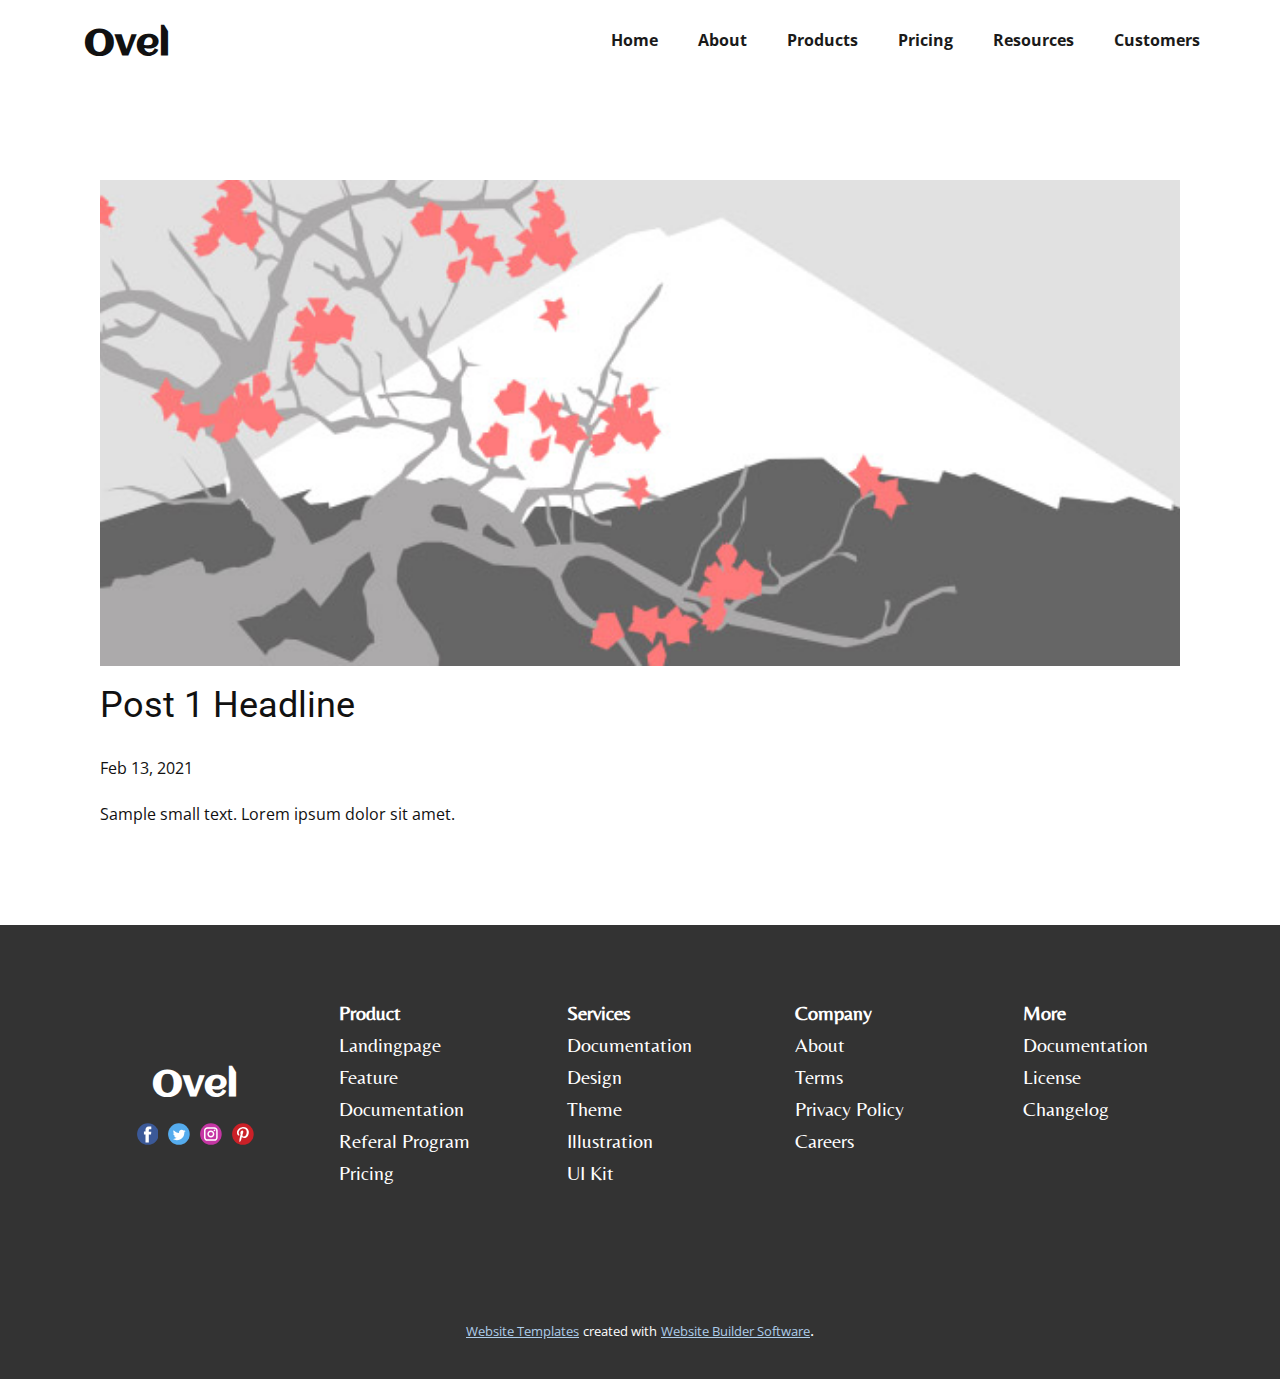
<file: blog/post.html>
<!doctype html>
<html style="font-size: 16px;"><head>
    <meta name="viewport" content="width=device-width, initial-scale=1.0">
    <meta charset="utf-8">
    <meta name="keywords" content="Post 1 Headline">
    <meta name="description" content="">
    <meta name="page_type" content="np-template-header-footer-from-plugin">
    <title>Post 1 Headline</title>
    <link rel="stylesheet" href="../nicepage.css" media="screen">
<link rel="stylesheet" href="../Post-Template.css" media="screen">
    <script class="u-script" type="text/javascript" src="../jquery.js" defer=""></script>
    <script class="u-script" type="text/javascript" src="../nicepage.js" defer=""></script>
    <meta name="generator" content="Nicepage 3.6.2, nicepage.com">
    <link id="u-theme-google-font" rel="stylesheet" href="https://fonts.googleapis.com/css?family=Roboto:100,100i,300,300i,400,400i,500,500i,700,700i,900,900i|Open+Sans:300,300i,400,400i,600,600i,700,700i,800,800i">
    <link id="u-page-google-font" rel="stylesheet" href="https://fonts.googleapis.com/css?family=Aclonica:400|Belleza:400">
    
    
    <script type="application/ld+json">{
		"@context": "http://schema.org",
		"@type": "Organization",
		"name": "",
		"url": "index.html",
		"sameAs": []
}</script>
    <meta property="og:title" content="Post Template">
    <meta property="og:type" content="website">
    <meta name="theme-color" content="#478ac9">
    <link rel="canonical" href="../index.html">
    <meta property="og:url" content="index.html">
  </head>
  <body class="u-body"><header class="u-clearfix u-header u-header" id="sec-e375"><div class="u-clearfix u-sheet u-sheet-1">
        <nav class="u-menu u-menu-dropdown u-offcanvas u-menu-1">
          <div class="menu-collapse" style="font-size: 1rem; letter-spacing: 0px; font-weight: 700;">
            <a class="u-button-style u-custom-border u-custom-border-color u-custom-left-right-menu-spacing u-custom-padding-bottom u-custom-text-color u-custom-top-bottom-menu-spacing u-nav-link u-text-active-palette-1-base u-text-hover-palette-2-base" href="#">
              <svg><use xmlns:xlink="http://www.w3.org/1999/xlink" xlink:href="#menu-hamburger"></use></svg>
              <svg version="1.1" xmlns="http://www.w3.org/2000/svg" xmlns:xlink="http://www.w3.org/1999/xlink"><defs><symbol id="menu-hamburger" viewBox="0 0 16 16" style="width: 16px; height: 16px;"><rect y="1" width="16" height="2"></rect><rect y="7" width="16" height="2"></rect><rect y="13" width="16" height="2"></rect>
</symbol>
</defs></svg>
            </a>
          </div>
          <div class="u-custom-menu u-nav-container">
            <ul class="u-nav u-spacing-20 u-unstyled u-nav-1"><li class="u-nav-item"><a class="u-button-style u-nav-link u-text-active-palette-1-base u-text-grey-90 u-text-hover-palette-2-base" href="../Home.html" style="padding: 10px;">Home</a>
</li><li class="u-nav-item"><a class="u-button-style u-nav-link u-text-active-palette-1-base u-text-grey-90 u-text-hover-palette-2-base" href="../About.html" style="padding: 10px;">About</a>
</li><li class="u-nav-item"><a class="u-button-style u-nav-link u-text-active-palette-1-base u-text-grey-90 u-text-hover-palette-2-base" href="../Products.html" style="padding: 10px;">Products</a>
</li><li class="u-nav-item"><a class="u-button-style u-nav-link u-text-active-palette-1-base u-text-grey-90 u-text-hover-palette-2-base" style="padding: 10px;">Pricing</a>
</li><li class="u-nav-item"><a class="u-button-style u-nav-link u-text-active-palette-1-base u-text-grey-90 u-text-hover-palette-2-base" style="padding: 10px;">Resources</a>
</li><li class="u-nav-item"><a class="u-button-style u-nav-link u-text-active-palette-1-base u-text-grey-90 u-text-hover-palette-2-base" style="padding: 10px;">Customers</a>
</li></ul>
          </div>
          <div class="u-custom-menu u-nav-container-collapse">
            <div class="u-black u-container-style u-inner-container-layout u-opacity u-opacity-95 u-sidenav">
              <div class="u-sidenav-overflow">
                <div class="u-menu-close"></div>
                <ul class="u-align-center u-nav u-popupmenu-items u-unstyled u-nav-2"><li class="u-nav-item"><a class="u-button-style u-nav-link" href="../Home.html" style="padding: 10px;">Home</a>
</li><li class="u-nav-item"><a class="u-button-style u-nav-link" href="../About.html" style="padding: 10px;">About</a>
</li><li class="u-nav-item"><a class="u-button-style u-nav-link" href="../Products.html" style="padding: 10px;">Products</a>
</li><li class="u-nav-item"><a class="u-button-style u-nav-link" style="padding: 10px;">Pricing</a>
</li><li class="u-nav-item"><a class="u-button-style u-nav-link" style="padding: 10px;">Resources</a>
</li><li class="u-nav-item"><a class="u-button-style u-nav-link" style="padding: 10px;">Customers</a>
</li></ul>
              </div>
            </div>
            <div class="u-black u-menu-overlay u-opacity u-opacity-70"></div>
          </div>
        </nav>
        <h2 class="u-align-left u-custom-font u-text u-text-body-color u-text-default u-text-1">Ovel</h2>
      </div></header>
    <section class="u-align-center u-clearfix u-section-1" id="sec-ed85">
      <div class="u-clearfix u-sheet u-valign-middle-md u-valign-middle-sm u-valign-middle-xs u-sheet-1"><!--post_details--><!--post_details_options_json--><!--{"source":""}--><!--/post_details_options_json--><!--blog_post-->
        <div class="u-container-style u-expanded-width u-post-details u-post-details-1">
          <div class="u-container-layout u-valign-middle u-container-layout-1"><!--blog_post_image-->
            <img alt="" class="u-blog-control u-expanded-width u-image u-image-default u-image-1" src="../images/1.jpeg"><!--/blog_post_image--><!--blog_post_header-->
            <h2 class="u-blog-control u-text u-text-1">Post 1 Headline</h2><!--/blog_post_header--><!--blog_post_metadata-->
            <div class="u-blog-control u-metadata u-metadata-1"><!--blog_post_metadata_date-->
              <span class="u-meta-date u-meta-icon">Feb 13, 2021</span><!--/blog_post_metadata_date--><!--blog_post_metadata_category-->
              <!--/blog_post_metadata_category--><!--blog_post_metadata_comments-->
              <!--/blog_post_metadata_comments-->
            </div><!--/blog_post_metadata--><!--blog_post_content-->
            <div class="u-align-justify u-blog-control u-post-content u-text u-text-2 fr-view">
  Sample small text. Lorem ipsum dolor sit amet.
  </div><!--/blog_post_content-->
          </div>
        </div><!--/blog_post--><!--/post_details-->
      </div>
    </section>
    
    
    <footer class="u-clearfix u-footer u-grey-80 u-footer" id="sec-c7bf"><div class="u-clearfix u-sheet u-sheet-1">
        <div class="u-clearfix u-layout-wrap u-layout-wrap-1">
          <div class="u-layout">
            <div class="u-layout-row">
              <div class="u-container-style u-layout-cell u-size-12 u-size-20-md u-layout-cell-1">
                <div class="u-container-layout u-container-layout-1">
                  <h2 class="u-custom-font u-text u-text-default u-text-1">Ovel</h2>
                  <div class="u-social-icons u-spacing-10 u-social-icons-1">
                    <a class="u-social-url" title="facebook" target="_blank" href=""><span class="u-icon u-icon-circle u-social-facebook u-social-icon u-icon-1"><svg class="u-svg-link" preserveAspectRatio="xMidYMin slice" viewBox="0 0 112 112" style=""><use xmlns:xlink="http://www.w3.org/1999/xlink" xlink:href="#svg-a1be"></use></svg><svg class="u-svg-content" id="svg-a1be" style="color: rgb(59, 89, 152);"><circle fill="currentColor" cx="56.1" cy="56.1" r="55"></circle><path fill="#FFFFFF" d="M73.5,31.6h-9.1c-1.4,0-3.6,0.8-3.6,3.9v8.5h12.6L72,58.3H60.8v40.8H43.9V58.3h-8V43.9h8v-9.2
            c0-6.7,3.1-17,17-17h12.5v13.9H73.5z"></path></svg></span>
                    </a>
                    <a class="u-social-url" title="twitter" target="_blank" href=""><span class="u-icon u-icon-circle u-social-icon u-social-twitter u-icon-2"><svg class="u-svg-link" preserveAspectRatio="xMidYMin slice" viewBox="0 0 112 112" style=""><use xmlns:xlink="http://www.w3.org/1999/xlink" xlink:href="#svg-d6ec"></use></svg><svg class="u-svg-content" id="svg-d6ec" style="color: rgb(85, 172, 238);"><circle fill="currentColor" class="st0" cx="56.1" cy="56.1" r="55"></circle><path fill="#FFFFFF" d="M83.8,47.3c0,0.6,0,1.2,0,1.7c0,17.7-13.5,38.2-38.2,38.2C38,87.2,31,85,25,81.2c1,0.1,2.1,0.2,3.2,0.2
            c6.3,0,12.1-2.1,16.7-5.7c-5.9-0.1-10.8-4-12.5-9.3c0.8,0.2,1.7,0.2,2.5,0.2c1.2,0,2.4-0.2,3.5-0.5c-6.1-1.2-10.8-6.7-10.8-13.1
            c0-0.1,0-0.1,0-0.2c1.8,1,3.9,1.6,6.1,1.7c-3.6-2.4-6-6.5-6-11.2c0-2.5,0.7-4.8,1.8-6.7c6.6,8.1,16.5,13.5,27.6,14
            c-0.2-1-0.3-2-0.3-3.1c0-7.4,6-13.4,13.4-13.4c3.9,0,7.3,1.6,9.8,4.2c3.1-0.6,5.9-1.7,8.5-3.3c-1,3.1-3.1,5.8-5.9,7.4
            c2.7-0.3,5.3-1,7.7-2.1C88.7,43,86.4,45.4,83.8,47.3z"></path></svg></span>
                    </a>
                    <a class="u-social-url" title="instagram" target="_blank" href=""><span class="u-icon u-icon-circle u-social-icon u-social-instagram u-icon-3"><svg class="u-svg-link" preserveAspectRatio="xMidYMin slice" viewBox="0 0 112 112" style=""><use xmlns:xlink="http://www.w3.org/1999/xlink" xlink:href="#svg-d44e"></use></svg><svg class="u-svg-content" id="svg-d44e" style="color: rgb(197, 54, 164);"><circle fill="currentColor" cx="56.1" cy="56.1" r="55"></circle><path fill="#FFFFFF" d="M55.9,38.2c-9.9,0-17.9,8-17.9,17.9C38,66,46,74,55.9,74c9.9,0,17.9-8,17.9-17.9C73.8,46.2,65.8,38.2,55.9,38.2
            z M55.9,66.4c-5.7,0-10.3-4.6-10.3-10.3c-0.1-5.7,4.6-10.3,10.3-10.3c5.7,0,10.3,4.6,10.3,10.3C66.2,61.8,61.6,66.4,55.9,66.4z"></path><path fill="#FFFFFF" d="M74.3,33.5c-2.3,0-4.2,1.9-4.2,4.2s1.9,4.2,4.2,4.2s4.2-1.9,4.2-4.2S76.6,33.5,74.3,33.5z"></path><path fill="#FFFFFF" d="M73.1,21.3H38.6c-9.7,0-17.5,7.9-17.5,17.5v34.5c0,9.7,7.9,17.6,17.5,17.6h34.5c9.7,0,17.5-7.9,17.5-17.5V38.8
            C90.6,29.1,82.7,21.3,73.1,21.3z M83,73.3c0,5.5-4.5,9.9-9.9,9.9H38.6c-5.5,0-9.9-4.5-9.9-9.9V38.8c0-5.5,4.5-9.9,9.9-9.9h34.5
            c5.5,0,9.9,4.5,9.9,9.9V73.3z"></path></svg></span>
                    </a>
                    <a class="u-social-url" title="pinterest" target="_blank" href=""><span class="u-icon u-icon-circle u-social-icon u-social-pinterest u-icon-4"><svg class="u-svg-link" preserveAspectRatio="xMidYMin slice" viewBox="0 0 112 112" style=""><use xmlns:xlink="http://www.w3.org/1999/xlink" xlink:href="#svg-533a"></use></svg><svg class="u-svg-content" id="svg-533a" style="color: rgb(203, 32, 39);"><circle fill="currentColor" cx="56.1" cy="56.1" r="55"></circle><path fill="#FFFFFF" d="M61.1,76.9c-4.7-0.3-6.7-2.7-10.3-5c-2,10.7-4.6,20.9-11.9,26.2c-2.2-16.1,3.3-28.2,5.9-41
            c-4.4-7.5,0.6-22.5,9.9-18.8c11.6,4.6-10,27.8,4.4,30.7C74.2,72,80.3,42.8,71,33.4C57.5,19.6,31.7,33,34.9,52.6
            c0.8,4.8,5.8,6.2,2,12.9c-8.7-1.9-11.2-8.8-10.9-17.8C26.5,32.8,39.3,22.5,52.2,21c16.3-1.9,31.6,5.9,33.7,21.2
            C88.2,59.5,78.6,78.2,61.1,76.9z"></path></svg></span>
                    </a>
                  </div>
                </div>
              </div>
              <div class="u-container-style u-layout-cell u-size-12 u-size-20-md u-layout-cell-2">
                <div class="u-container-layout u-container-layout-2">
                  <h2 class="u-custom-font u-text u-text-default u-text-2">
                    <span style="font-weight: 700;">Product</span>
                    <br>
                    <br>Landingpage<br>
                    <br>Feature<br>
                    <br>Documentation<br>
                    <br>Referal Program<br>
                    <br>Pricing
                  </h2>
                </div>
              </div>
              <div class="u-container-style u-layout-cell u-size-12 u-size-20-md u-layout-cell-3">
                <div class="u-container-layout u-container-layout-3">
                  <h2 class="u-custom-font u-text u-text-default u-text-3">
                    <span style="font-weight: 700;">Services</span>
                    <br>
                    <br>Documentation<br>
                    <br>Design<br>
                    <br>Theme<br>
                    <br>Illustration<br>
                    <br>UI Kit
                  </h2>
                </div>
              </div>
              <div class="u-container-style u-layout-cell u-size-12 u-size-30-md u-layout-cell-4">
                <div class="u-container-layout u-container-layout-4">
                  <h4 class="u-custom-font u-text u-text-default u-text-4">
                    <span style="font-weight: 700;">Company</span>
                    <br>
                    <br>About<br>
                    <br>Terms<br>
                    <br>Privacy Policy<br>
                    <br>Careers<br>
                    <br>
                  </h4>
                </div>
              </div>
              <div class="u-container-style u-layout-cell u-size-12 u-size-30-md u-layout-cell-5">
                <div class="u-container-layout u-valign-top u-container-layout-5">
                  <h5 class="u-custom-font u-text u-text-default u-text-5">
                    <span style="font-weight: 700;">More</span>
                    <br>
                    <br>Documentation<br>
                    <br>License<br>
                    <br>Changelog
                  </h5>
                </div>
              </div>
            </div>
          </div>
        </div>
      </div></footer>
    <section class="u-backlink u-clearfix u-grey-80">
      <a class="u-link" href="https://nicepage.com/website-templates" target="_blank">
        <span>Website Templates</span>
      </a>
      <p class="u-text">
        <span>created with</span>
      </p>
      <a class="u-link" href="https://nicepage.com/" target="_blank">
        <span>Website Builder Software</span>
      </a>. 
    </section>
  
</body></html>
</file>
